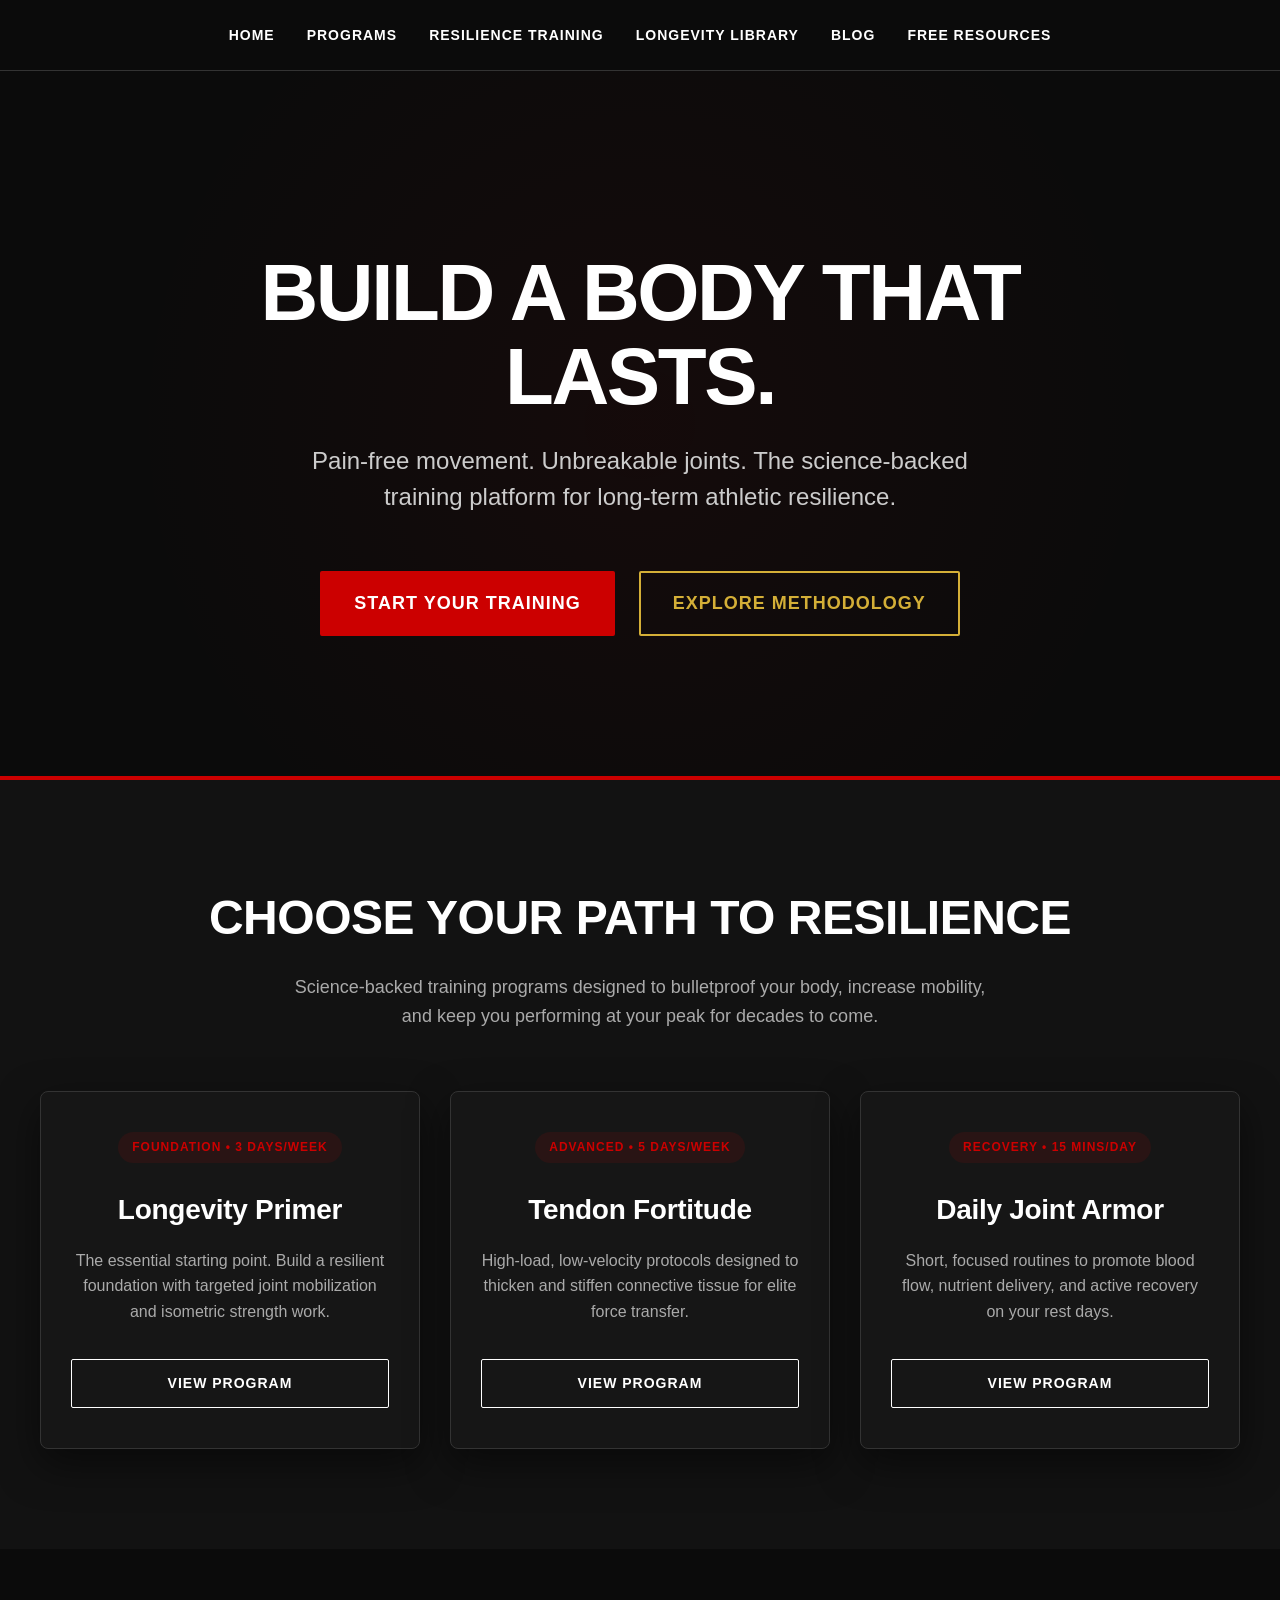
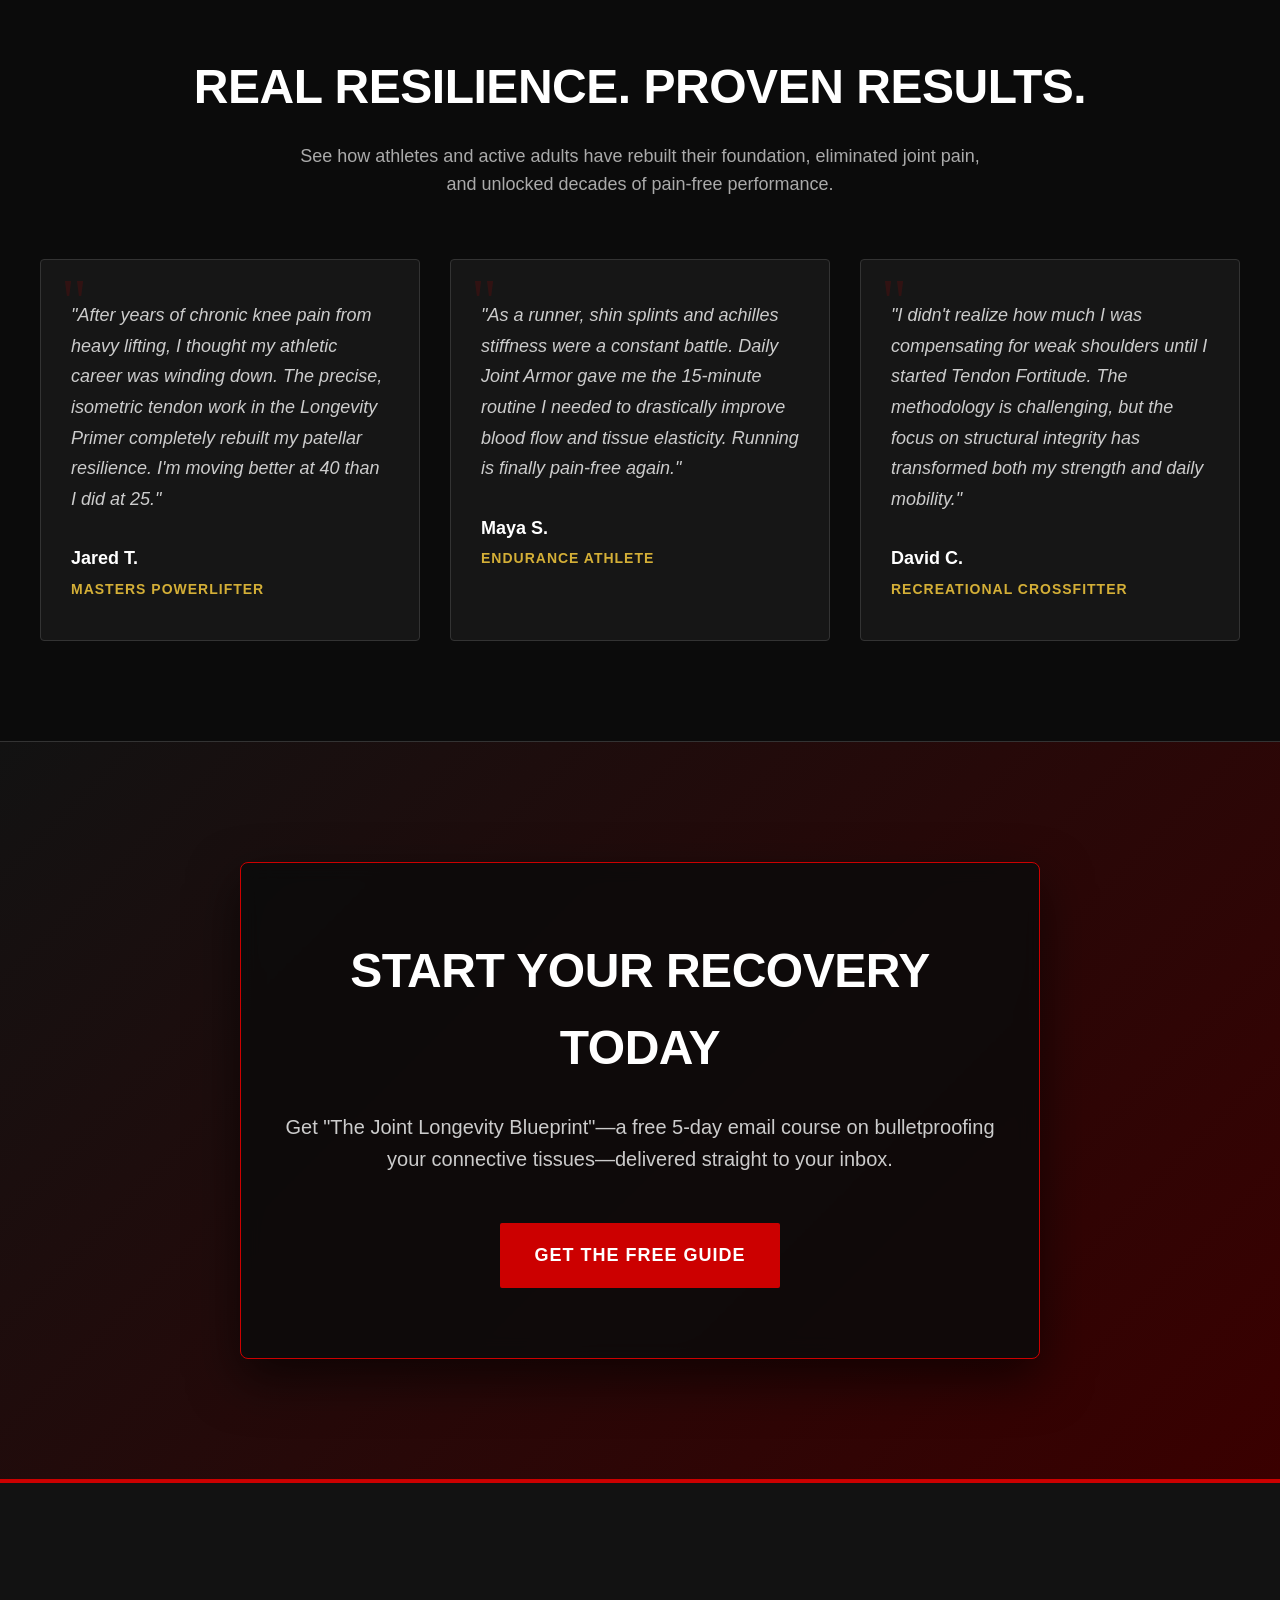
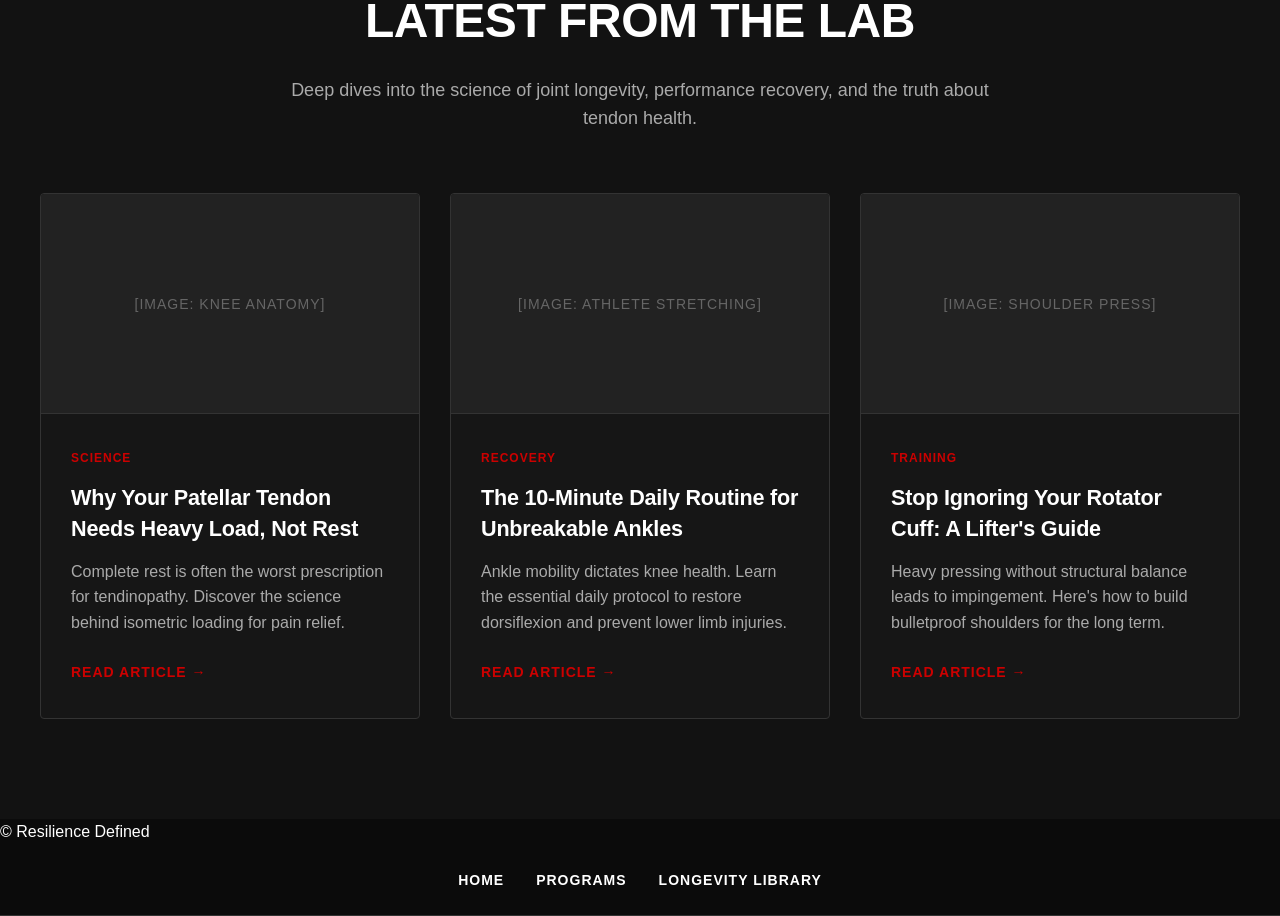
<file: index.html>
<!DOCTYPE html>
<html lang="en">

<head>
  <meta charset="UTF-8">
  <meta name="viewport" content="width=device-width, initial-scale=1.0">
  <title>Resilience Defined</title>
  <link rel="stylesheet" href="styles.css">
</head>

<body>
  <nav>
    <a href="index.html">Home</a>
    <a href="pages/programs.html">Programs</a>
    <a href="pages/longevity-training.html">Resilience Training</a>
    <a href="pages/longevity-library.html">Longevity Library</a>
    <a href="pages/blog.html">Blog</a>
    <a href="pages/free-resources.html">Free Resources</a>
  </nav>
  <main>
    <section class="premium-hero">
      <div class="hero-content">
        <h1 class="hero-headline">Build a Body That Lasts.</h1>
        <p class="hero-subheadline">Pain-free movement. Unbreakable joints. The science-backed training platform for
          long-term athletic resilience.</p>
        <div class="hero-actions">
          <a href="pages/programs.html" class="btn btn-primary">Start Your Training</a>
          <a href="pages/longevity-training.html" class="btn btn-secondary">Explore Methodology</a>
        </div>
      </div>
    </section>

    <section class="featured-programs">
      <div class="featured-programs-container">
        <div class="section-header">
          <h2 class="section-headline">Choose Your Path to Resilience</h2>
          <p class="section-intro">Science-backed training programs designed to bulletproof your body, increase
            mobility,
            and keep you performing at your peak for decades to come.</p>
        </div>

        <div class="program-grid">
          <!-- Card 1 -->
          <div class="program-card">
            <div><span class="program-tag">Foundation • 3 Days/Week</span></div>
            <h3 class="program-title">Longevity Primer</h3>
            <p class="program-desc">The essential starting point. Build a resilient foundation with targeted joint
              mobilization and isometric strength work.</p>
            <a href="pages/programs.html" class="btn-outline">View Program</a>
          </div>

          <!-- Card 2 -->
          <div class="program-card">
            <div><span class="program-tag">Advanced • 5 Days/Week</span></div>
            <h3 class="program-title">Tendon Fortitude</h3>
            <p class="program-desc">High-load, low-velocity protocols designed to thicken and stiffen connective
              tissue
              for elite force transfer.</p>
            <a href="pages/programs.html" class="btn-outline">View Program</a>
          </div>

          <!-- Card 3 -->
          <div class="program-card">
            <div><span class="program-tag">Recovery • 15 Mins/Day</span></div>
            <h3 class="program-title">Daily Joint Armor</h3>
            <p class="program-desc">Short, focused routines to promote blood flow, nutrient delivery, and active
              recovery
              on your rest days.</p>
            <a href="pages/programs.html" class="btn-outline">View Program</a>
          </div>
        </div>
      </div>
    </section>

    <section class="testimonials">
      <div class="testimonials-container">
        <div class="section-header">
          <h2 class="section-headline">Real Resilience. Proven Results.</h2>
          <p class="section-intro">See how athletes and active adults have rebuilt their foundation, eliminated joint
            pain, and unlocked decades of pain-free performance.</p>
        </div>

        <div class="testimonial-grid">
          <!-- Testimonial 1 -->
          <div class="testimonial-card">
            <div class="testimonial-quote-icon">"</div>
            <p class="testimonial-text">"After years of chronic knee pain from heavy lifting, I thought my athletic
              career
              was winding down. The precise, isometric tendon work in the Longevity Primer completely rebuilt my
              patellar
              resilience. I'm moving better at 40 than I did at 25."</p>
            <div class="testimonial-author">Jared T.</div>
            <div class="testimonial-descriptor">Masters Powerlifter</div>
          </div>

          <!-- Testimonial 2 -->
          <div class="testimonial-card">
            <div class="testimonial-quote-icon">"</div>
            <p class="testimonial-text">"As a runner, shin splints and achilles stiffness were a constant battle.
              Daily
              Joint Armor gave me the 15-minute routine I needed to drastically improve blood flow and tissue
              elasticity.
              Running is finally pain-free again."</p>
            <div class="testimonial-author">Maya S.</div>
            <div class="testimonial-descriptor">Endurance Athlete</div>
          </div>

          <!-- Testimonial 3 -->
          <div class="testimonial-card">
            <div class="testimonial-quote-icon">"</div>
            <p class="testimonial-text">"I didn't realize how much I was compensating for weak shoulders until I
              started
              Tendon Fortitude. The methodology is challenging, but the focus on structural integrity has transformed
              both
              my strength and daily mobility."</p>
            <div class="testimonial-author">David C.</div>
            <div class="testimonial-descriptor">Recreational Crossfitter</div>
          </div>
        </div>
      </div>
    </section>

    <section class="lead-magnet">
      <div class="lead-magnet-container">
        <h2 class="lead-headline">Start Your Recovery Today</h2>
        <p class="lead-text"> Get "The Joint Longevity Blueprint"—a free 5-day email course on
          bulletproofing your connective tissues—delivered straight to your inbox.</p>
        <a href="pages/free-resources.html" class="btn btn-primary">Get the Free Guide</a>
      </div>
    </section>

    <section class="blog-preview">
      <div class="blog-container">
        <div class="section-header">
          <h2 class="section-headline">Latest from the Lab</h2>
          <p class="section-intro">Deep dives into the science of joint longevity, performance recovery, and the truth
            about tendon health.</p>
        </div>

        <div class="blog-grid">
          <!-- Blog Card 1 -->
          <div class="blog-card">
            <div class="blog-image-placeholder">[Image: Knee Anatomy]</div>
            <div class="blog-content">
              <div class="blog-tag">Science</div>
              <h3 class="blog-title">Why Your Patellar Tendon Needs Heavy Load, Not Rest</h3>
              <p class="blog-desc">Complete rest is often the worst prescription for tendinopathy. Discover the
                science
                behind isometric loading for pain relief.</p>
              <a href="pages/blog.html" class="blog-link">Read Article →</a>
            </div>
          </div>

          <!-- Blog Card 2 -->
          <div class="blog-card">
            <div class="blog-image-placeholder">[Image: Athlete Stretching]</div>
            <div class="blog-content">
              <div class="blog-tag">Recovery</div>
              <h3 class="blog-title">The 10-Minute Daily Routine for Unbreakable Ankles</h3>
              <p class="blog-desc">Ankle mobility dictates knee health. Learn the essential daily protocol to restore
                dorsiflexion and prevent lower limb injuries.</p>
              <a href="pages/blog.html" class="blog-link">Read Article →</a>
            </div>
          </div>

          <!-- Blog Card 3 -->
          <div class="blog-card">
            <div class="blog-image-placeholder">[Image: Shoulder Press]</div>
            <div class="blog-content">
              <div class="blog-tag">Training</div>
              <h3 class="blog-title">Stop Ignoring Your Rotator Cuff: A Lifter's Guide</h3>
              <p class="blog-desc">Heavy pressing without structural balance leads to impingement. Here's how to build
                bulletproof shoulders for the long term.</p>
              <a href="pages/blog.html" class="blog-link">Read Article →</a>
            </div>
          </div>
        </div>
      </div>
    </section>
  </main>

  <footer>
    <p>© Resilience Defined</p>
    <nav>
      <a href="index.html">Home</a>
      <a href="pages/programs.html">Programs</a>
      <a href="pages/longevity-library.html">Longevity Library</a>
    </nav>
  </footer>

</body>

</html>
</file>
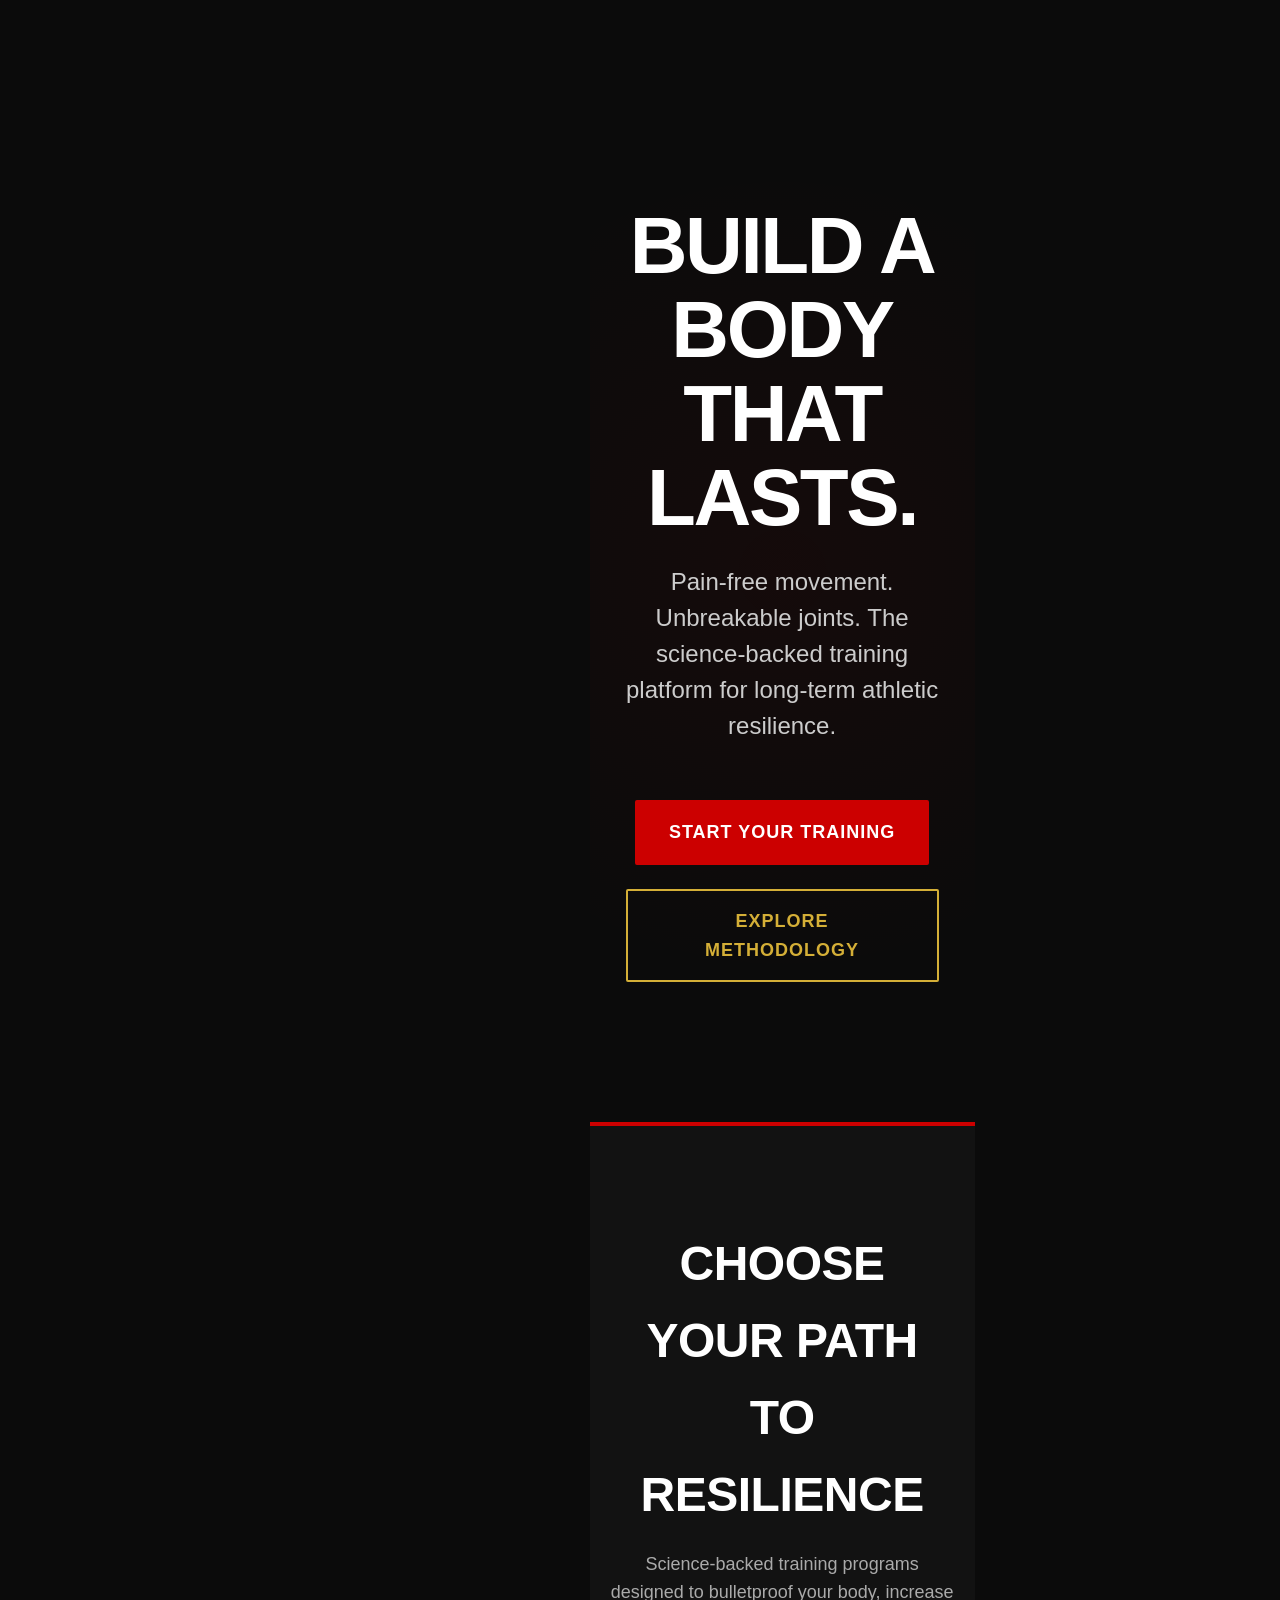
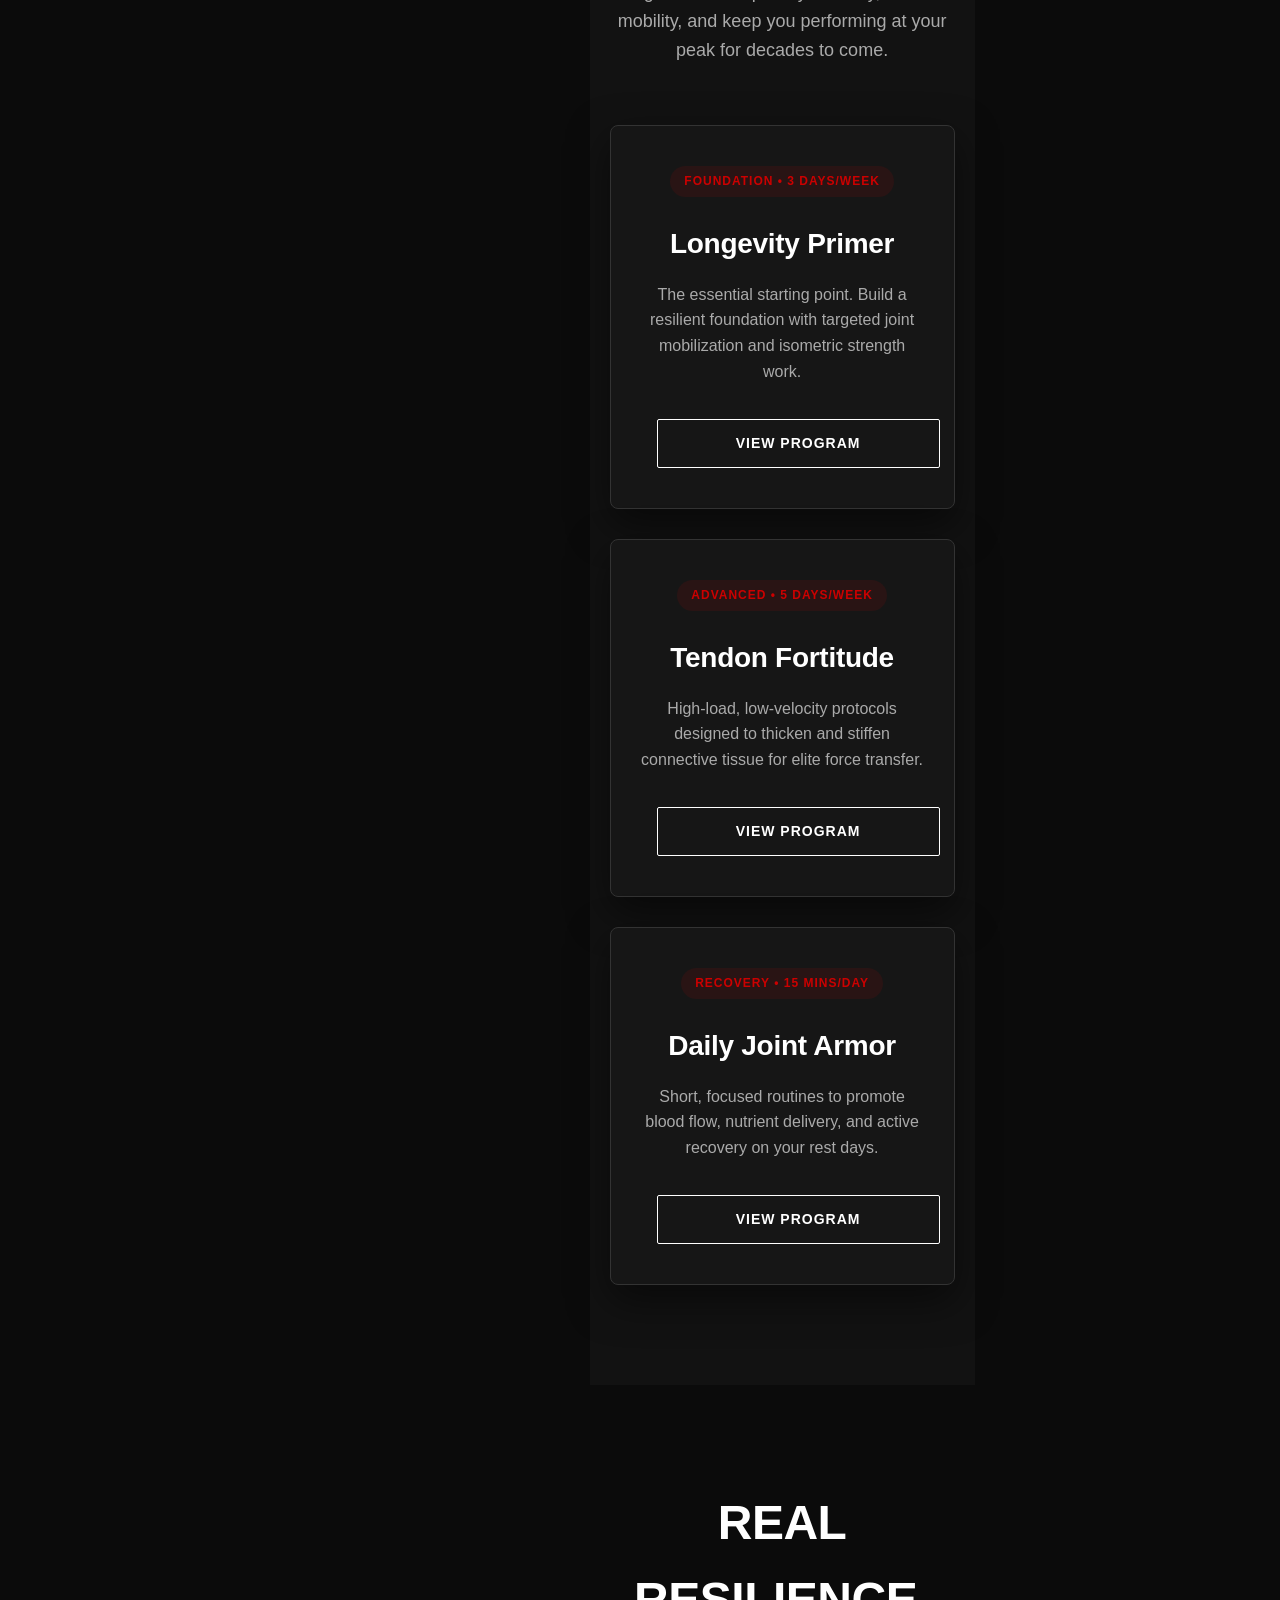
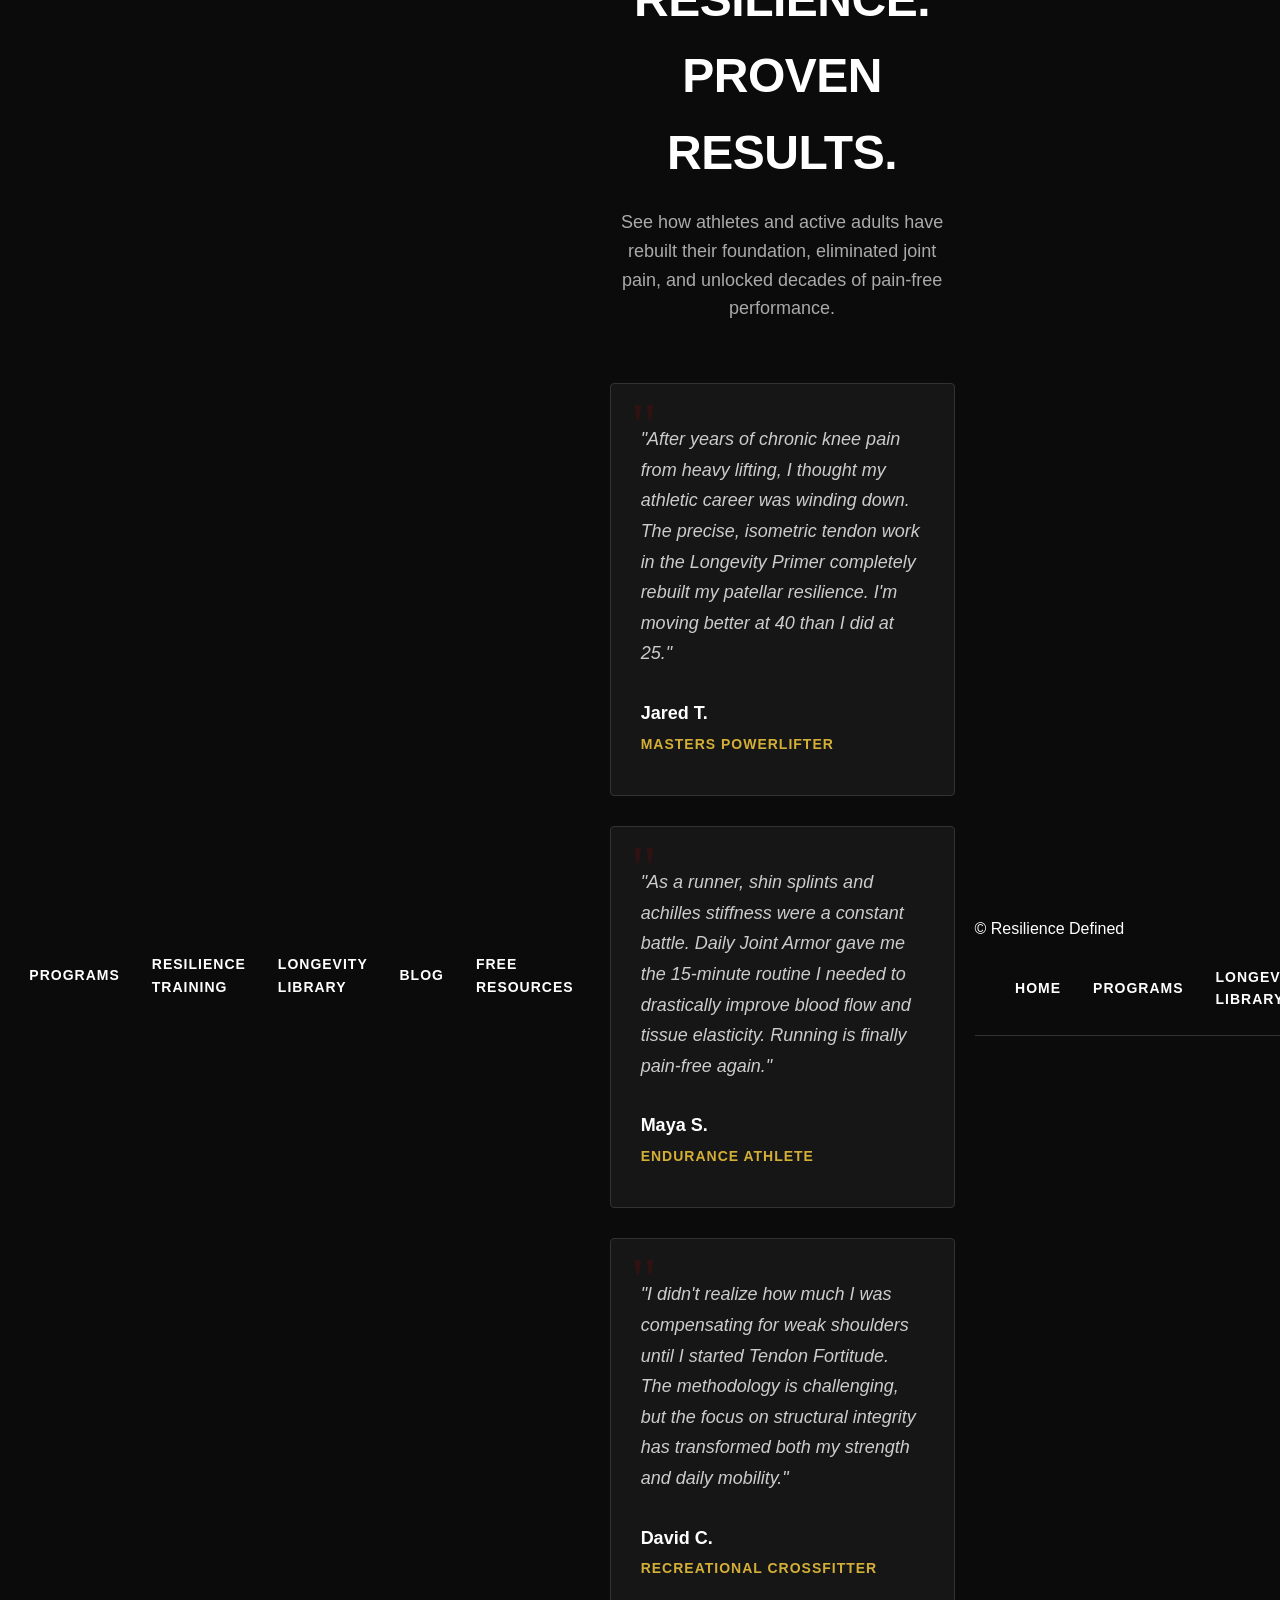
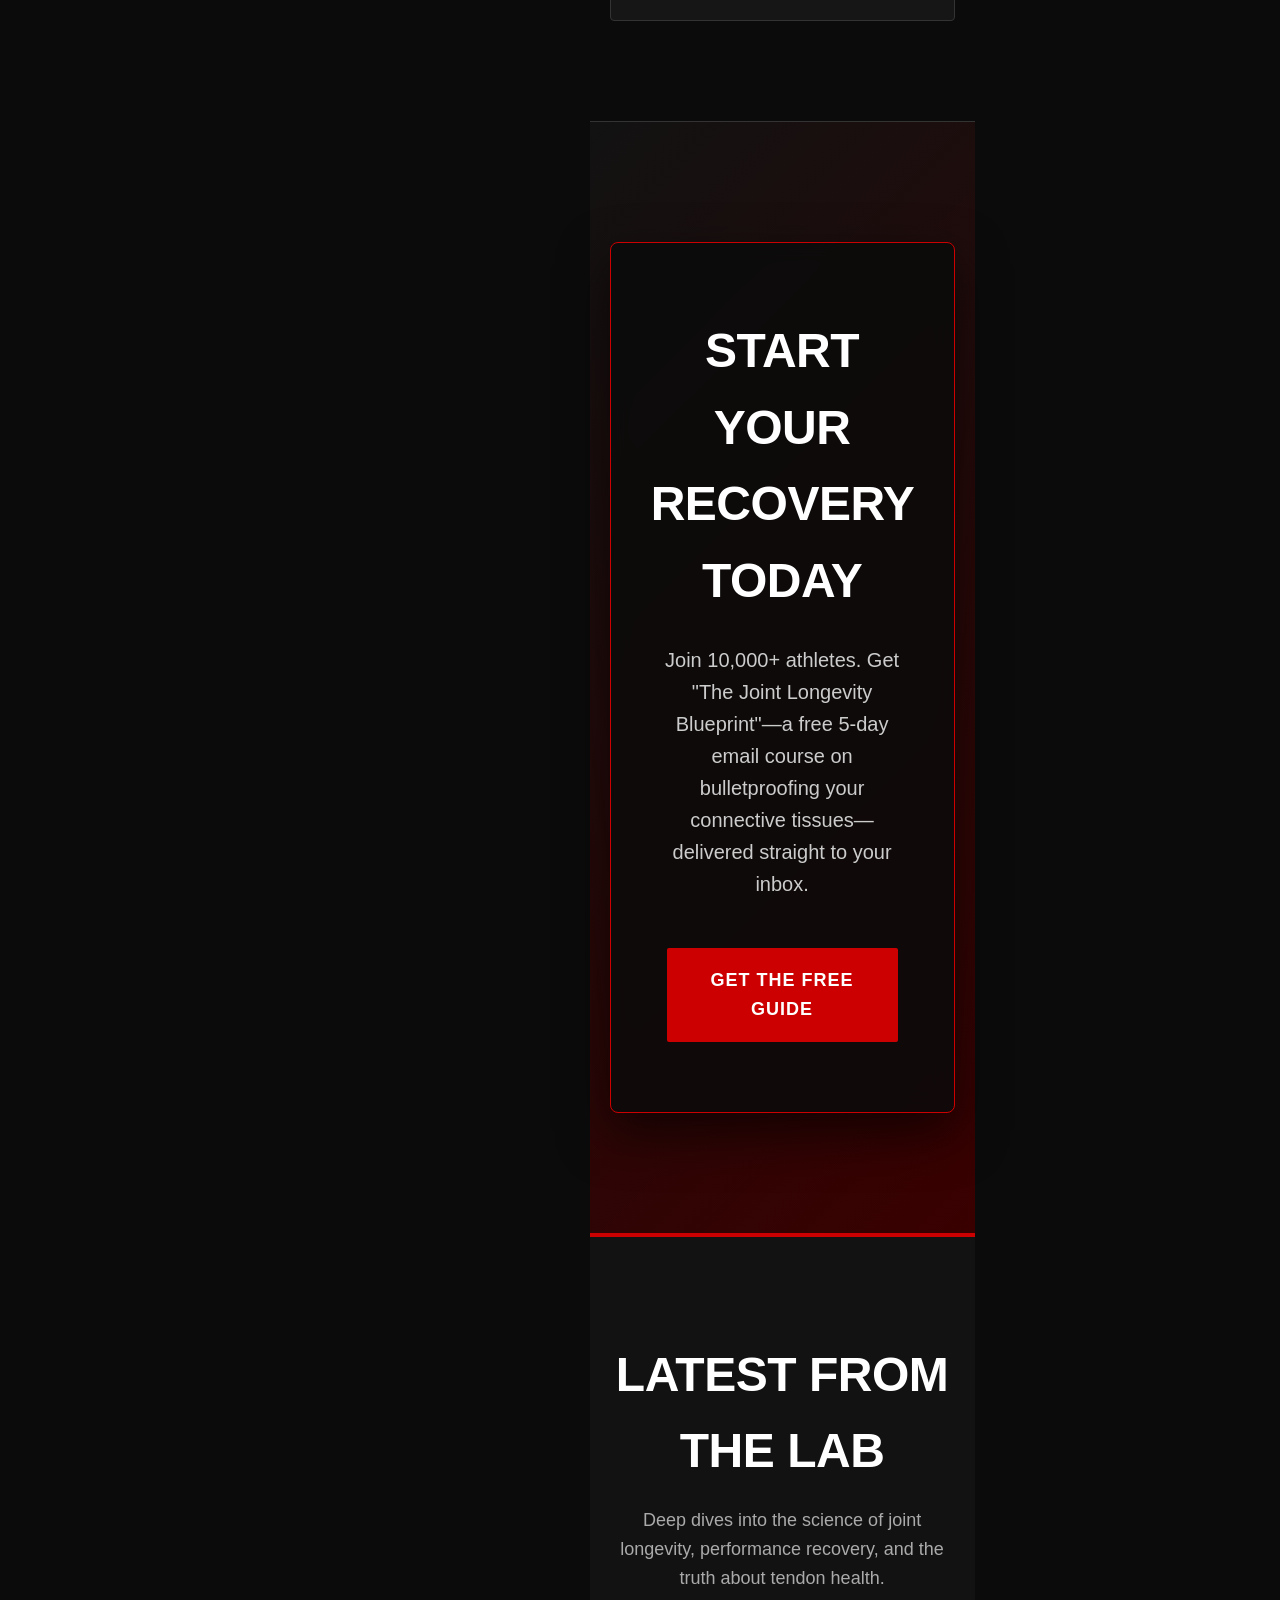
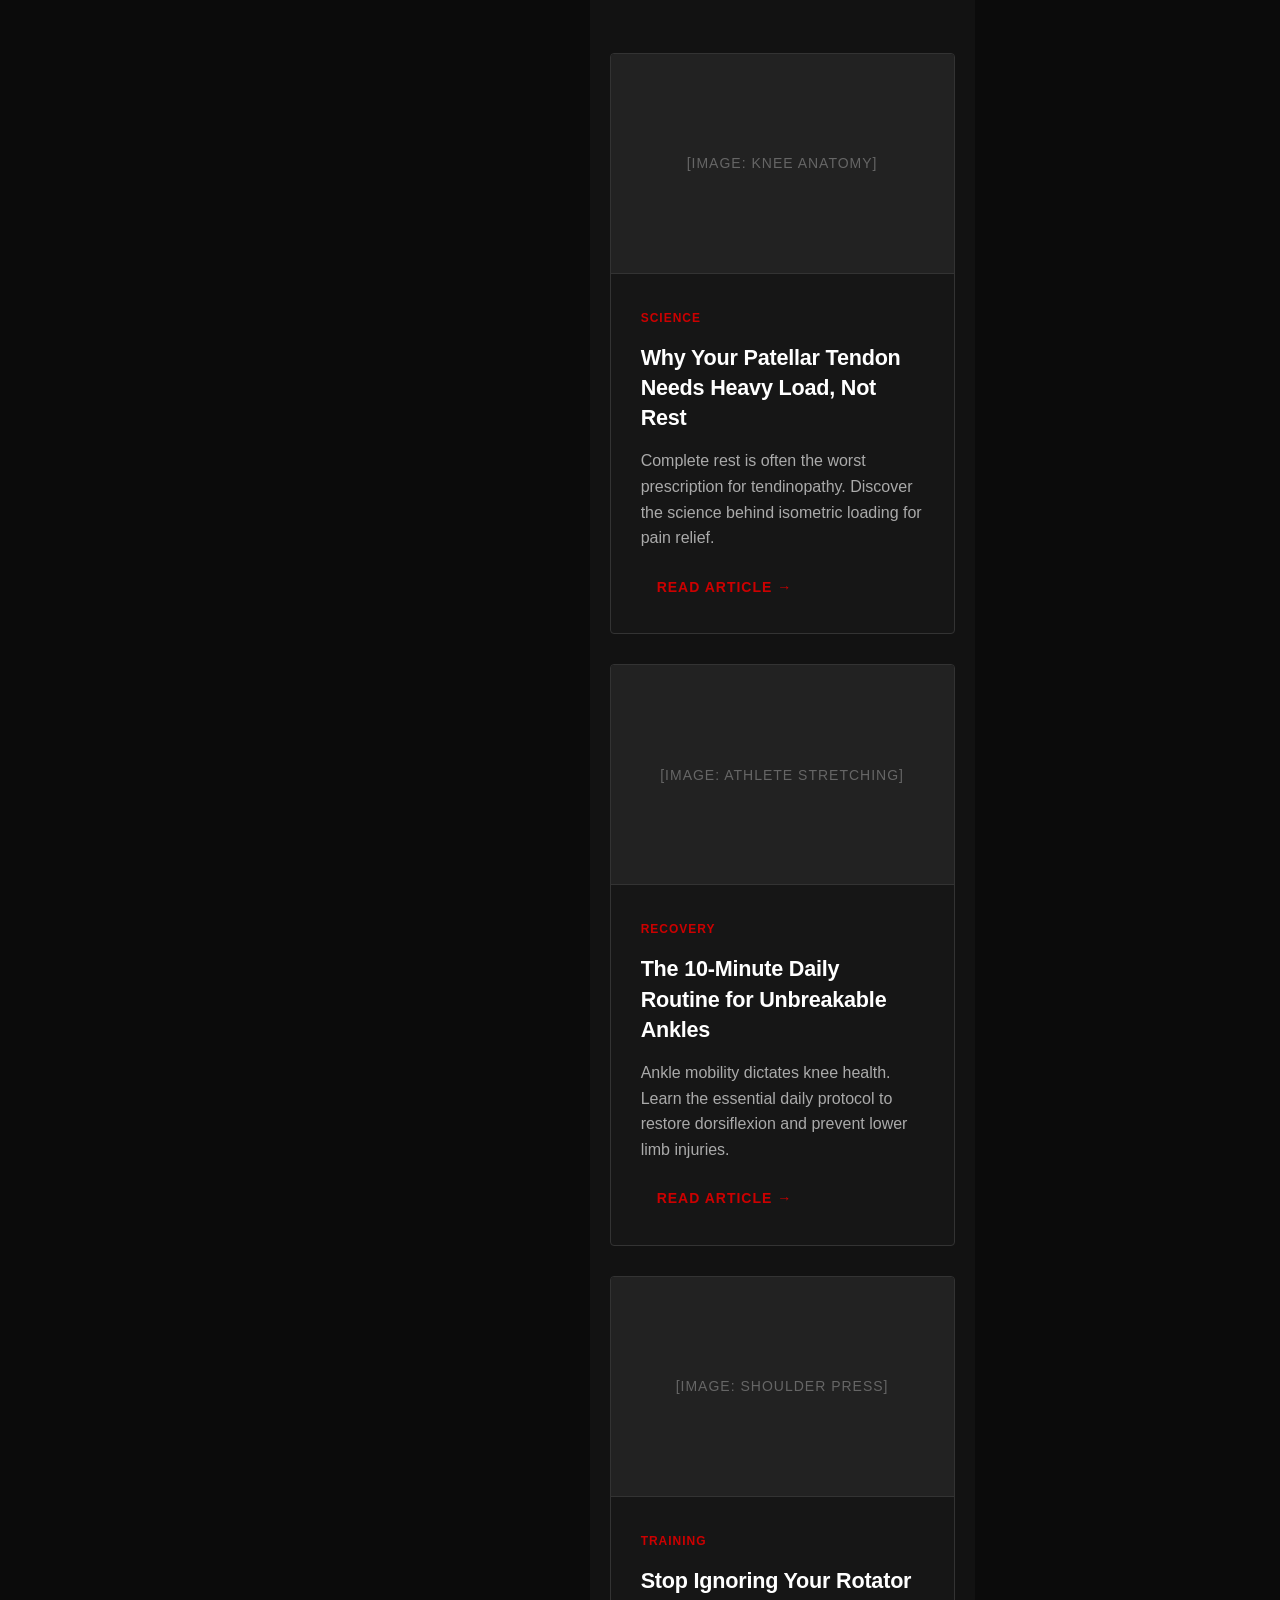
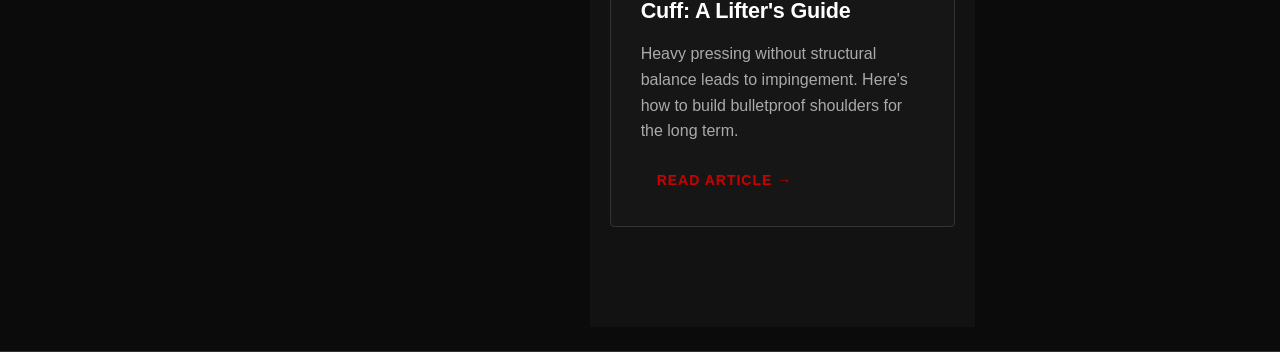
<file: pages/index.html>
<!DOCTYPE html>
<html lang="en">

<head>
  <meta charset="UTF-8">
  <meta name="viewport" content="width=device-width, initial-scale=1.0">
  <title>Resilience Defined</title>
  <link rel="stylesheet" href="styles.css">
</head>

<body>
  <nav>
    <a href="index.html">Home</a>
    <a href="pages/programs.html">Programs</a>
    <a href="pages/longevity-training.html">Resilience Training</a>
    <a href="pages/longevity-library.html">Longevity Library</a>
    <a href="pages/blog.html">Blog</a>
    <a href="pages/free-resources.html">Free Resources</a>
    <main>
      <section class="premium-hero">
        <div class="hero-content">
          <h1 class="hero-headline">Build a Body That Lasts.</h1>
          <p class="hero-subheadline">Pain-free movement. Unbreakable joints. The science-backed training platform for
            long-term athletic resilience.</p>
          <div class="hero-actions">
            <a href="pages/programs.html" class="btn btn-primary">Start Your Training</a>
            <a href="pages/longevity-training.html" class="btn btn-secondary">Explore Methodology</a>
          </div>
        </div>
      </section>

      <section class="featured-programs">
        <div class="featured-programs-container">
          <div class="section-header">
            <h2 class="section-headline">Choose Your Path to Resilience</h2>
            <p class="section-intro">Science-backed training programs designed to bulletproof your body, increase
              mobility,
              and keep you performing at your peak for decades to come.</p>
          </div>

          <div class="program-grid">
            <!-- Card 1 -->
            <div class="program-card">
              <div><span class="program-tag">Foundation • 3 Days/Week</span></div>
              <h3 class="program-title">Longevity Primer</h3>
              <p class="program-desc">The essential starting point. Build a resilient foundation with targeted joint
                mobilization and isometric strength work.</p>
              <a href="pages/programs.html" class="btn-outline">View Program</a>
            </div>

            <!-- Card 2 -->
            <div class="program-card">
              <div><span class="program-tag">Advanced • 5 Days/Week</span></div>
              <h3 class="program-title">Tendon Fortitude</h3>
              <p class="program-desc">High-load, low-velocity protocols designed to thicken and stiffen connective
                tissue
                for elite force transfer.</p>
              <a href="pages/programs.html" class="btn-outline">View Program</a>
            </div>

            <!-- Card 3 -->
            <div class="program-card">
              <div><span class="program-tag">Recovery • 15 Mins/Day</span></div>
              <h3 class="program-title">Daily Joint Armor</h3>
              <p class="program-desc">Short, focused routines to promote blood flow, nutrient delivery, and active
                recovery
                on your rest days.</p>
              <a href="pages/programs.html" class="btn-outline">View Program</a>
            </div>
          </div>
        </div>
      </section>

      <section class="testimonials">
        <div class="testimonials-container">
          <div class="section-header">
            <h2 class="section-headline">Real Resilience. Proven Results.</h2>
            <p class="section-intro">See how athletes and active adults have rebuilt their foundation, eliminated joint
              pain, and unlocked decades of pain-free performance.</p>
          </div>

          <div class="testimonial-grid">
            <!-- Testimonial 1 -->
            <div class="testimonial-card">
              <div class="testimonial-quote-icon">"</div>
              <p class="testimonial-text">"After years of chronic knee pain from heavy lifting, I thought my athletic
                career
                was winding down. The precise, isometric tendon work in the Longevity Primer completely rebuilt my
                patellar
                resilience. I'm moving better at 40 than I did at 25."</p>
              <div class="testimonial-author">Jared T.</div>
              <div class="testimonial-descriptor">Masters Powerlifter</div>
            </div>

            <!-- Testimonial 2 -->
            <div class="testimonial-card">
              <div class="testimonial-quote-icon">"</div>
              <p class="testimonial-text">"As a runner, shin splints and achilles stiffness were a constant battle.
                Daily
                Joint Armor gave me the 15-minute routine I needed to drastically improve blood flow and tissue
                elasticity.
                Running is finally pain-free again."</p>
              <div class="testimonial-author">Maya S.</div>
              <div class="testimonial-descriptor">Endurance Athlete</div>
            </div>

            <!-- Testimonial 3 -->
            <div class="testimonial-card">
              <div class="testimonial-quote-icon">"</div>
              <p class="testimonial-text">"I didn't realize how much I was compensating for weak shoulders until I
                started
                Tendon Fortitude. The methodology is challenging, but the focus on structural integrity has transformed
                both
                my strength and daily mobility."</p>
              <div class="testimonial-author">David C.</div>
              <div class="testimonial-descriptor">Recreational Crossfitter</div>
            </div>
          </div>
        </div>
      </section>

      <section class="lead-magnet">
        <div class="lead-magnet-container">
          <h2 class="lead-headline">Start Your Recovery Today</h2>
          <p class="lead-text">Join 10,000+ athletes. Get "The Joint Longevity Blueprint"—a free 5-day email course on
            bulletproofing your connective tissues—delivered straight to your inbox.</p>
          <a href="pages/free-resources.html" class="btn btn-primary">Get the Free Guide</a>
        </div>
      </section>

      <section class="blog-preview">
        <div class="blog-container">
          <div class="section-header">
            <h2 class="section-headline">Latest from the Lab</h2>
            <p class="section-intro">Deep dives into the science of joint longevity, performance recovery, and the truth
              about tendon health.</p>
          </div>

          <div class="blog-grid">
            <!-- Blog Card 1 -->
            <div class="blog-card">
              <div class="blog-image-placeholder">[Image: Knee Anatomy]</div>
              <div class="blog-content">
                <div class="blog-tag">Science</div>
                <h3 class="blog-title">Why Your Patellar Tendon Needs Heavy Load, Not Rest</h3>
                <p class="blog-desc">Complete rest is often the worst prescription for tendinopathy. Discover the
                  science
                  behind isometric loading for pain relief.</p>
                <a href="pages/blog.html" class="blog-link">Read Article →</a>
              </div>
            </div>

            <!-- Blog Card 2 -->
            <div class="blog-card">
              <div class="blog-image-placeholder">[Image: Athlete Stretching]</div>
              <div class="blog-content">
                <div class="blog-tag">Recovery</div>
                <h3 class="blog-title">The 10-Minute Daily Routine for Unbreakable Ankles</h3>
                <p class="blog-desc">Ankle mobility dictates knee health. Learn the essential daily protocol to restore
                  dorsiflexion and prevent lower limb injuries.</p>
                <a href="pages/blog.html" class="blog-link">Read Article →</a>
              </div>
            </div>

            <!-- Blog Card 3 -->
            <div class="blog-card">
              <div class="blog-image-placeholder">[Image: Shoulder Press]</div>
              <div class="blog-content">
                <div class="blog-tag">Training</div>
                <h3 class="blog-title">Stop Ignoring Your Rotator Cuff: A Lifter's Guide</h3>
                <p class="blog-desc">Heavy pressing without structural balance leads to impingement. Here's how to build
                  bulletproof shoulders for the long term.</p>
                <a href="pages/blog.html" class="blog-link">Read Article →</a>
              </div>
            </div>
          </div>
        </div>
    </main>

    <footer>
      <p>© Resilience Defined</p>
      <nav>
        <a href="index.html">Home</a>
        <a href="pages/programs.html">Programs</a>
        <a href="pages/longevity-library.html">Longevity Library</a>
      </nav>
    </footer>

</body>

</html>
</file>
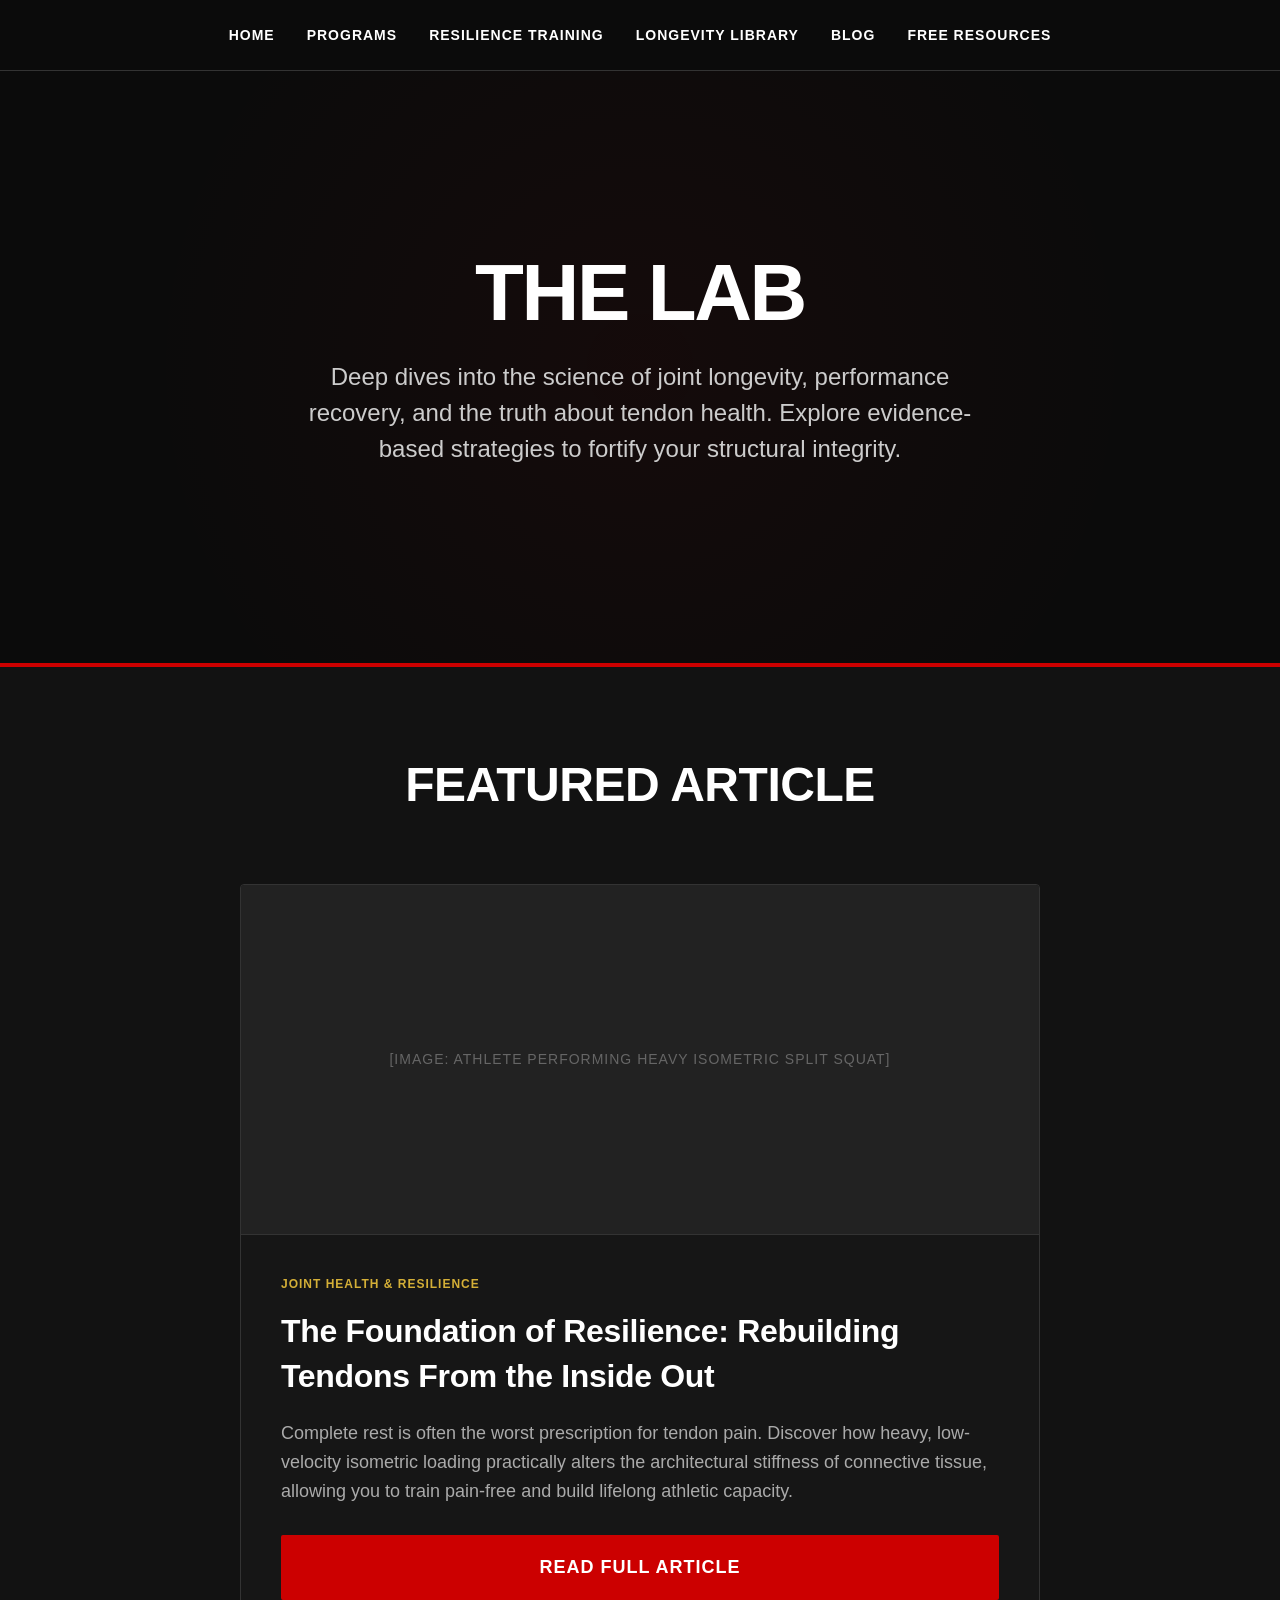
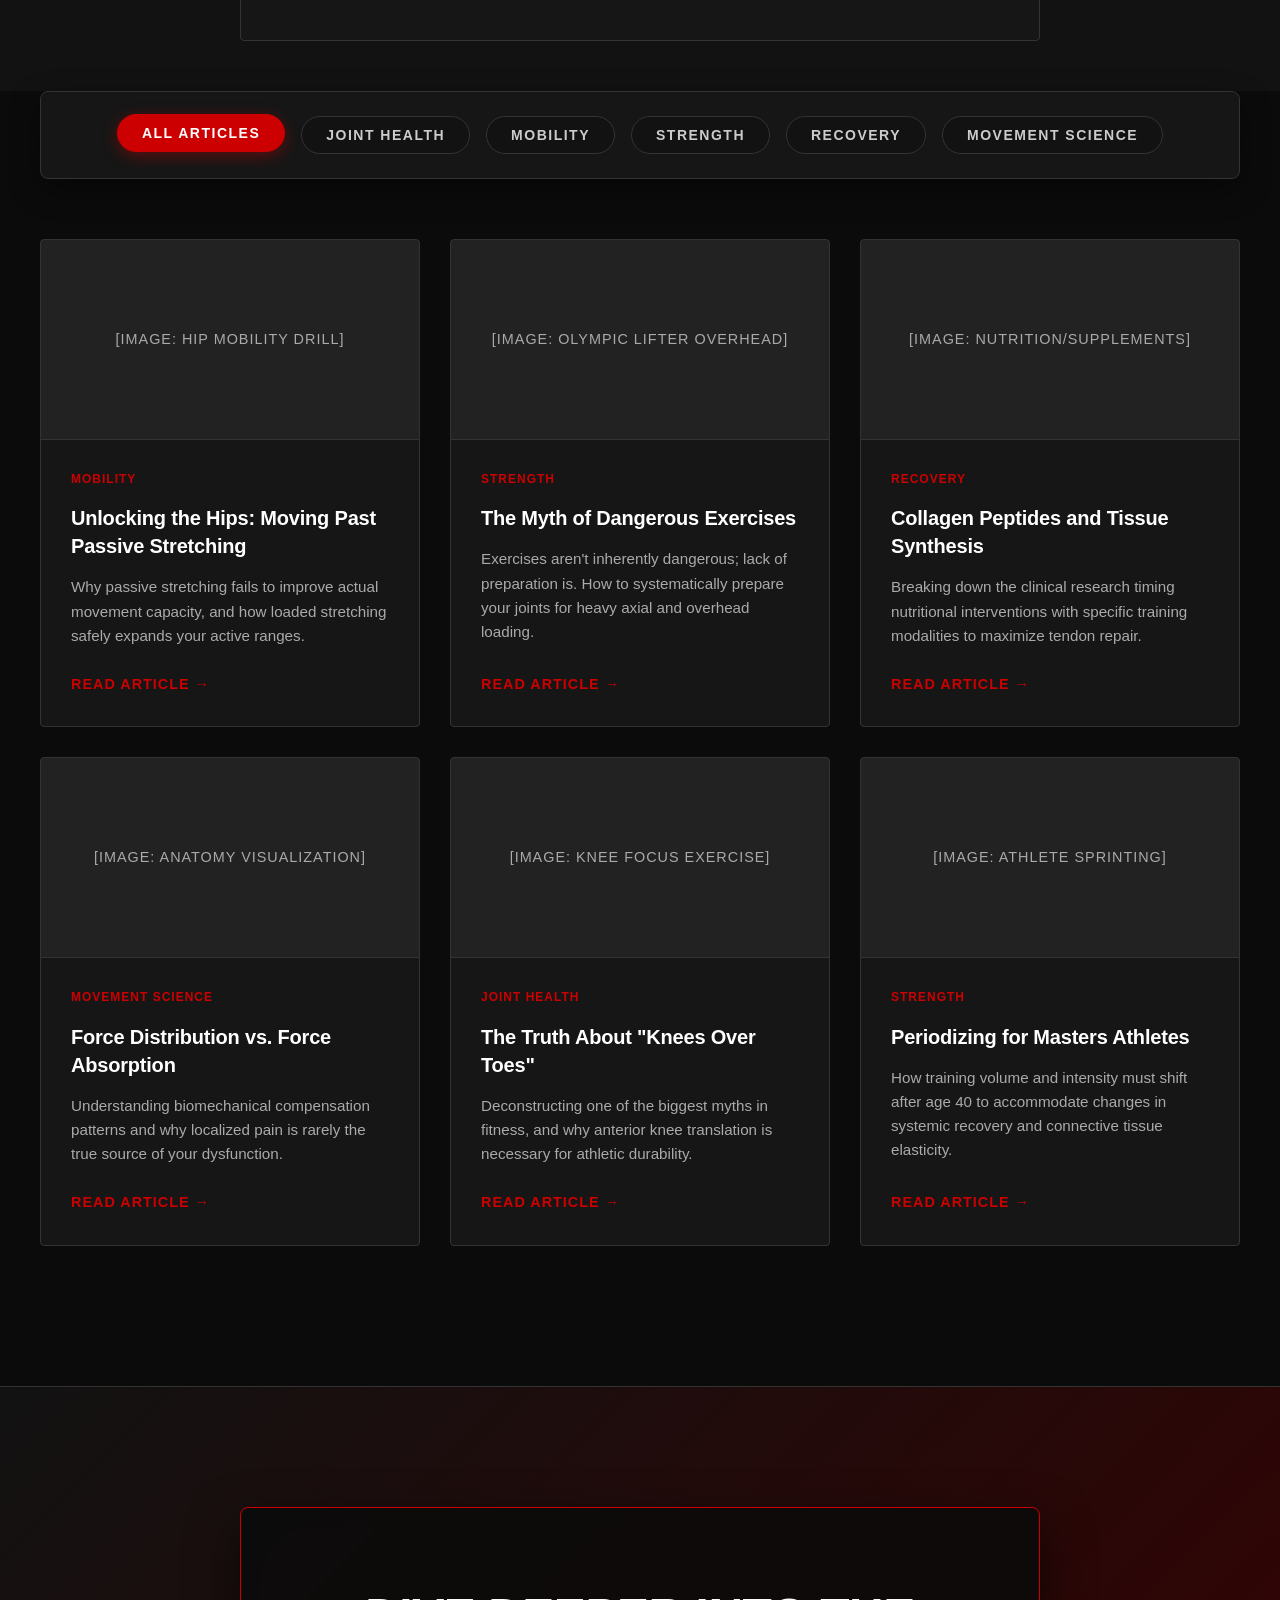
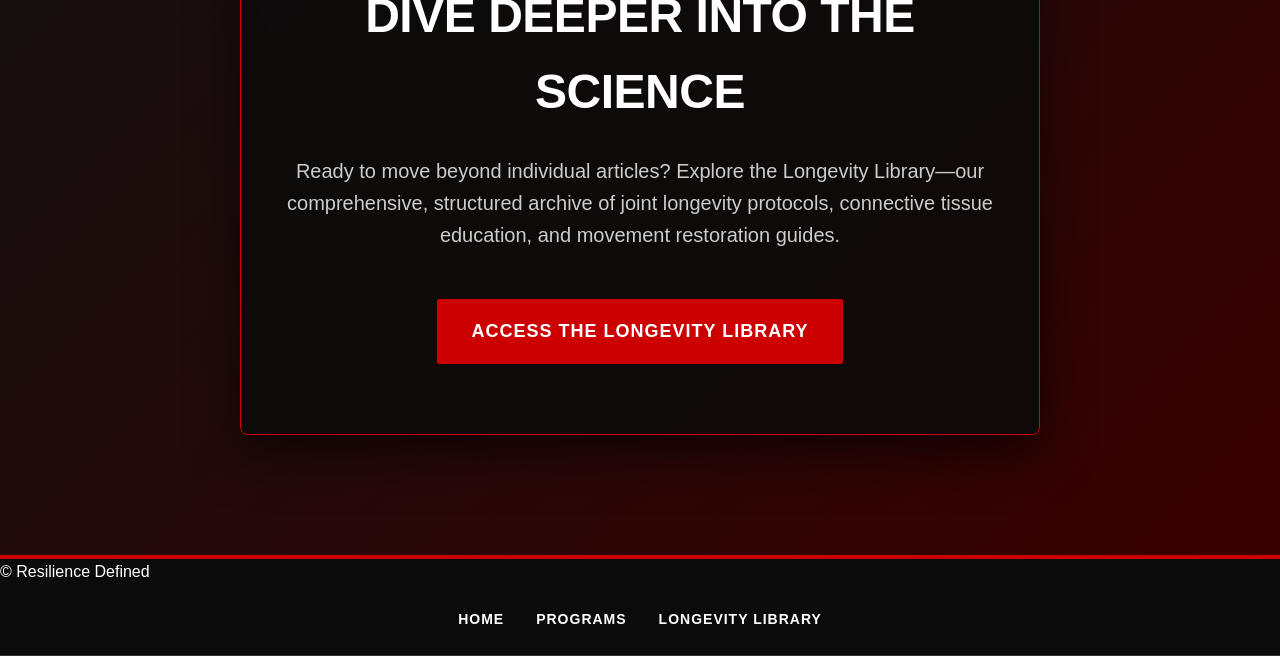
<file: blog.html>
<!DOCTYPE html>
<!--
  ABOUT THIS PAGE:
  This is the Resilience Defined Blog (The Lab).
  It contains ongoing articles, insights, and evidence-based updates to support education and SEO.
  This page bridges the gap by connecting readers to the deeper Longevity Library and core Training Programs.
-->
<html lang="en">
<head>
  <meta charset="UTF-8">
  <meta name="viewport" content="width=device-width, initial-scale=1.0">
  <title>Blog</title>
  <link rel="stylesheet" href="../styles.css">
</head>
<body>
  <nav>
    <a href="../index.html">Home</a>
    <a href="programs.html">Programs</a>
    <a href="longevity-training.html">Resilience Training</a>
    <a href="longevity-library.html">Longevity Library</a>
    <a href="blog.html">Blog</a>
    <a href="free-resources.html">Free Resources</a>
  </nav>
  <main>
  <section class="premium-hero">
    <div class="hero-content">
      <h1 class="hero-headline">The Lab</h1>
      <p class="hero-subheadline">Deep dives into the science of joint longevity, performance recovery, and the truth about tendon health. Explore evidence-based strategies to fortify your structural integrity.</p>
    </div>
  </section>

  <section class="featured-article" style="padding: 80px 20px; background-color: var(--bg-section);">
    <div class="blog-container" style="max-width: 1200px; margin: 0 auto;">
      <div class="section-header">
        <h2 class="section-headline">Featured Article</h2>
      </div>

      <div class="blog-card" style="max-width: 800px; margin: 0 auto; display: block; overflow: hidden;">
        <div class="blog-image-placeholder" style="height: 350px;">[Image: Athlete Performing Heavy Isometric Split Squat]</div>
        <div class="blog-content" style="padding: 40px;">
          <div class="blog-tag">Joint Health & Resilience</div>
          <h3 class="blog-title" style="font-size: 2rem; margin-bottom: 20px;">The Foundation of Resilience: Rebuilding Tendons From the Inside Out</h3>
          <p class="blog-desc" style="font-size: 1.125rem; margin-bottom: 30px; line-height: 1.6;">Complete rest is often the worst prescription for tendon pain. Discover how heavy, low-velocity isometric loading practically alters the architectural stiffness of connective tissue, allowing you to train pain-free and build lifelong athletic capacity.</p>
          <a href="#" class="btn btn-primary">Read Full Article</a>
        </div>
      </div>
    </div>
  </section>

  <section class="topic-navigation">
    <div class="filter-bar">
      <div class="filter-container">
        <button class="filter-btn active">All Articles</button>
        <button class="filter-btn">Joint Health</button>
        <button class="filter-btn">Mobility</button>
        <button class="filter-btn">Strength</button>
        <button class="filter-btn">Recovery</button>
        <button class="filter-btn">Movement Science</button>
      </div>
    </div>
  </section>

  <section class="latest-articles" style="padding: 60px 20px 100px; background-color: var(--bg-dark);">
    <div class="blog-container" style="max-width: 1200px; margin: 0 auto;">
      <div class="blog-grid" style="display: grid; grid-template-columns: repeat(3, 1fr); gap: 30px;">
        
        <!-- Article 1 -->
        <div class="blog-card" style="background-color: var(--bg-card); border: 1px solid var(--border-color); border-radius: 4px; overflow: hidden; transition: transform 0.3s ease, border-color 0.3s ease;">
          <div class="blog-image-placeholder" style="height: 200px; background-color: rgba(255,255,255,0.05); display: flex; align-items: center; justify-content: center; color: var(--text-muted); font-size: 0.9rem;">[Image: Hip Mobility Drill]</div>
          <div class="blog-content" style="padding: 30px;">
            <div class="blog-tag" style="display: inline-block; font-size: 0.75rem; font-weight: 700; text-transform: uppercase; letter-spacing: 1px; color: var(--accent-red); margin-bottom: 15px;">Mobility</div>
            <h3 class="blog-title" style="font-size: 1.25rem; margin-bottom: 15px; line-height: 1.4;">Unlocking the Hips: Moving Past Passive Stretching</h3>
            <p class="blog-desc" style="color: var(--text-muted); font-size: 0.95rem; margin-bottom: 25px; line-height: 1.6;">Why passive stretching fails to improve actual movement capacity, and how loaded stretching safely expands your active ranges.</p>
            <a href="#" class="blog-link" style="color: var(--accent-red); font-weight: 700; text-decoration: none; font-size: 0.9rem; text-transform: uppercase; letter-spacing: 1px; display: inline-flex; align-items: center; gap: 5px;">Read Article &rarr;</a>
          </div>
        </div>

        <!-- Article 2 -->
        <div class="blog-card" style="background-color: var(--bg-card); border: 1px solid var(--border-color); border-radius: 4px; overflow: hidden; transition: transform 0.3s ease, border-color 0.3s ease;">
          <div class="blog-image-placeholder" style="height: 200px; background-color: rgba(255,255,255,0.05); display: flex; align-items: center; justify-content: center; color: var(--text-muted); font-size: 0.9rem;">[Image: Olympic Lifter Overhead]</div>
          <div class="blog-content" style="padding: 30px;">
            <div class="blog-tag" style="display: inline-block; font-size: 0.75rem; font-weight: 700; text-transform: uppercase; letter-spacing: 1px; color: var(--accent-red); margin-bottom: 15px;">Strength</div>
            <h3 class="blog-title" style="font-size: 1.25rem; margin-bottom: 15px; line-height: 1.4;">The Myth of Dangerous Exercises</h3>
            <p class="blog-desc" style="color: var(--text-muted); font-size: 0.95rem; margin-bottom: 25px; line-height: 1.6;">Exercises aren't inherently dangerous; lack of preparation is. How to systematically prepare your joints for heavy axial and overhead loading.</p>
            <a href="#" class="blog-link" style="color: var(--accent-red); font-weight: 700; text-decoration: none; font-size: 0.9rem; text-transform: uppercase; letter-spacing: 1px; display: inline-flex; align-items: center; gap: 5px;">Read Article &rarr;</a>
          </div>
        </div>

        <!-- Article 3 -->
        <div class="blog-card" style="background-color: var(--bg-card); border: 1px solid var(--border-color); border-radius: 4px; overflow: hidden; transition: transform 0.3s ease, border-color 0.3s ease;">
          <div class="blog-image-placeholder" style="height: 200px; background-color: rgba(255,255,255,0.05); display: flex; align-items: center; justify-content: center; color: var(--text-muted); font-size: 0.9rem;">[Image: Nutrition/Supplements]</div>
          <div class="blog-content" style="padding: 30px;">
            <div class="blog-tag" style="display: inline-block; font-size: 0.75rem; font-weight: 700; text-transform: uppercase; letter-spacing: 1px; color: var(--accent-red); margin-bottom: 15px;">Recovery</div>
            <h3 class="blog-title" style="font-size: 1.25rem; margin-bottom: 15px; line-height: 1.4;">Collagen Peptides and Tissue Synthesis</h3>
            <p class="blog-desc" style="color: var(--text-muted); font-size: 0.95rem; margin-bottom: 25px; line-height: 1.6;">Breaking down the clinical research timing nutritional interventions with specific training modalities to maximize tendon repair.</p>
            <a href="#" class="blog-link" style="color: var(--accent-red); font-weight: 700; text-decoration: none; font-size: 0.9rem; text-transform: uppercase; letter-spacing: 1px; display: inline-flex; align-items: center; gap: 5px;">Read Article &rarr;</a>
          </div>
        </div>

        <!-- Article 4 -->
        <div class="blog-card" style="background-color: var(--bg-card); border: 1px solid var(--border-color); border-radius: 4px; overflow: hidden; transition: transform 0.3s ease, border-color 0.3s ease;">
          <div class="blog-image-placeholder" style="height: 200px; background-color: rgba(255,255,255,0.05); display: flex; align-items: center; justify-content: center; color: var(--text-muted); font-size: 0.9rem;">[Image: Anatomy Visualization]</div>
          <div class="blog-content" style="padding: 30px;">
            <div class="blog-tag" style="display: inline-block; font-size: 0.75rem; font-weight: 700; text-transform: uppercase; letter-spacing: 1px; color: var(--accent-red); margin-bottom: 15px;">Movement Science</div>
            <h3 class="blog-title" style="font-size: 1.25rem; margin-bottom: 15px; line-height: 1.4;">Force Distribution vs. Force Absorption</h3>
            <p class="blog-desc" style="color: var(--text-muted); font-size: 0.95rem; margin-bottom: 25px; line-height: 1.6;">Understanding biomechanical compensation patterns and why localized pain is rarely the true source of your dysfunction.</p>
            <a href="#" class="blog-link" style="color: var(--accent-red); font-weight: 700; text-decoration: none; font-size: 0.9rem; text-transform: uppercase; letter-spacing: 1px; display: inline-flex; align-items: center; gap: 5px;">Read Article &rarr;</a>
          </div>
        </div>

        <!-- Article 5 -->
        <div class="blog-card" style="background-color: var(--bg-card); border: 1px solid var(--border-color); border-radius: 4px; overflow: hidden; transition: transform 0.3s ease, border-color 0.3s ease;">
          <div class="blog-image-placeholder" style="height: 200px; background-color: rgba(255,255,255,0.05); display: flex; align-items: center; justify-content: center; color: var(--text-muted); font-size: 0.9rem;">[Image: Knee Focus Exercise]</div>
          <div class="blog-content" style="padding: 30px;">
            <div class="blog-tag" style="display: inline-block; font-size: 0.75rem; font-weight: 700; text-transform: uppercase; letter-spacing: 1px; color: var(--accent-red); margin-bottom: 15px;">Joint Health</div>
            <h3 class="blog-title" style="font-size: 1.25rem; margin-bottom: 15px; line-height: 1.4;">The Truth About "Knees Over Toes"</h3>
            <p class="blog-desc" style="color: var(--text-muted); font-size: 0.95rem; margin-bottom: 25px; line-height: 1.6;">Deconstructing one of the biggest myths in fitness, and why anterior knee translation is necessary for athletic durability.</p>
            <a href="#" class="blog-link" style="color: var(--accent-red); font-weight: 700; text-decoration: none; font-size: 0.9rem; text-transform: uppercase; letter-spacing: 1px; display: inline-flex; align-items: center; gap: 5px;">Read Article &rarr;</a>
          </div>
        </div>

        <!-- Article 6 -->
        <div class="blog-card" style="background-color: var(--bg-card); border: 1px solid var(--border-color); border-radius: 4px; overflow: hidden; transition: transform 0.3s ease, border-color 0.3s ease;">
          <div class="blog-image-placeholder" style="height: 200px; background-color: rgba(255,255,255,0.05); display: flex; align-items: center; justify-content: center; color: var(--text-muted); font-size: 0.9rem;">[Image: Athlete Sprinting]</div>
          <div class="blog-content" style="padding: 30px;">
            <div class="blog-tag" style="display: inline-block; font-size: 0.75rem; font-weight: 700; text-transform: uppercase; letter-spacing: 1px; color: var(--accent-red); margin-bottom: 15px;">Strength</div>
            <h3 class="blog-title" style="font-size: 1.25rem; margin-bottom: 15px; line-height: 1.4;">Periodizing for Masters Athletes</h3>
            <p class="blog-desc" style="color: var(--text-muted); font-size: 0.95rem; margin-bottom: 25px; line-height: 1.6;">How training volume and intensity must shift after age 40 to accommodate changes in systemic recovery and connective tissue elasticity.</p>
            <a href="#" class="blog-link" style="color: var(--accent-red); font-weight: 700; text-decoration: none; font-size: 0.9rem; text-transform: uppercase; letter-spacing: 1px; display: inline-flex; align-items: center; gap: 5px;">Read Article &rarr;</a>
          </div>
        </div>

      </div>
    </div>
  </section>

  <section class="lead-magnet" style="margin-top: 40px;">
    <div class="lead-magnet-container">
      <h2 class="lead-headline">Dive Deeper into the Science</h2>
      <p class="lead-text">Ready to move beyond individual articles? Explore the Longevity Library—our comprehensive, structured archive of joint longevity protocols, connective tissue education, and movement restoration guides.</p>
      <a href="longevity-library.html" class="btn btn-primary">Access the Longevity Library</a>
    </div>
  </section>

  </main>

  <footer>
    <p>© Resilience Defined</p>
    <nav>
      <a href="../index.html">Home</a>
      <a href="programs.html">Programs</a>
      <a href="longevity-library.html">Longevity Library</a>
    </nav>
  </footer>
</body>
</html>
</file>
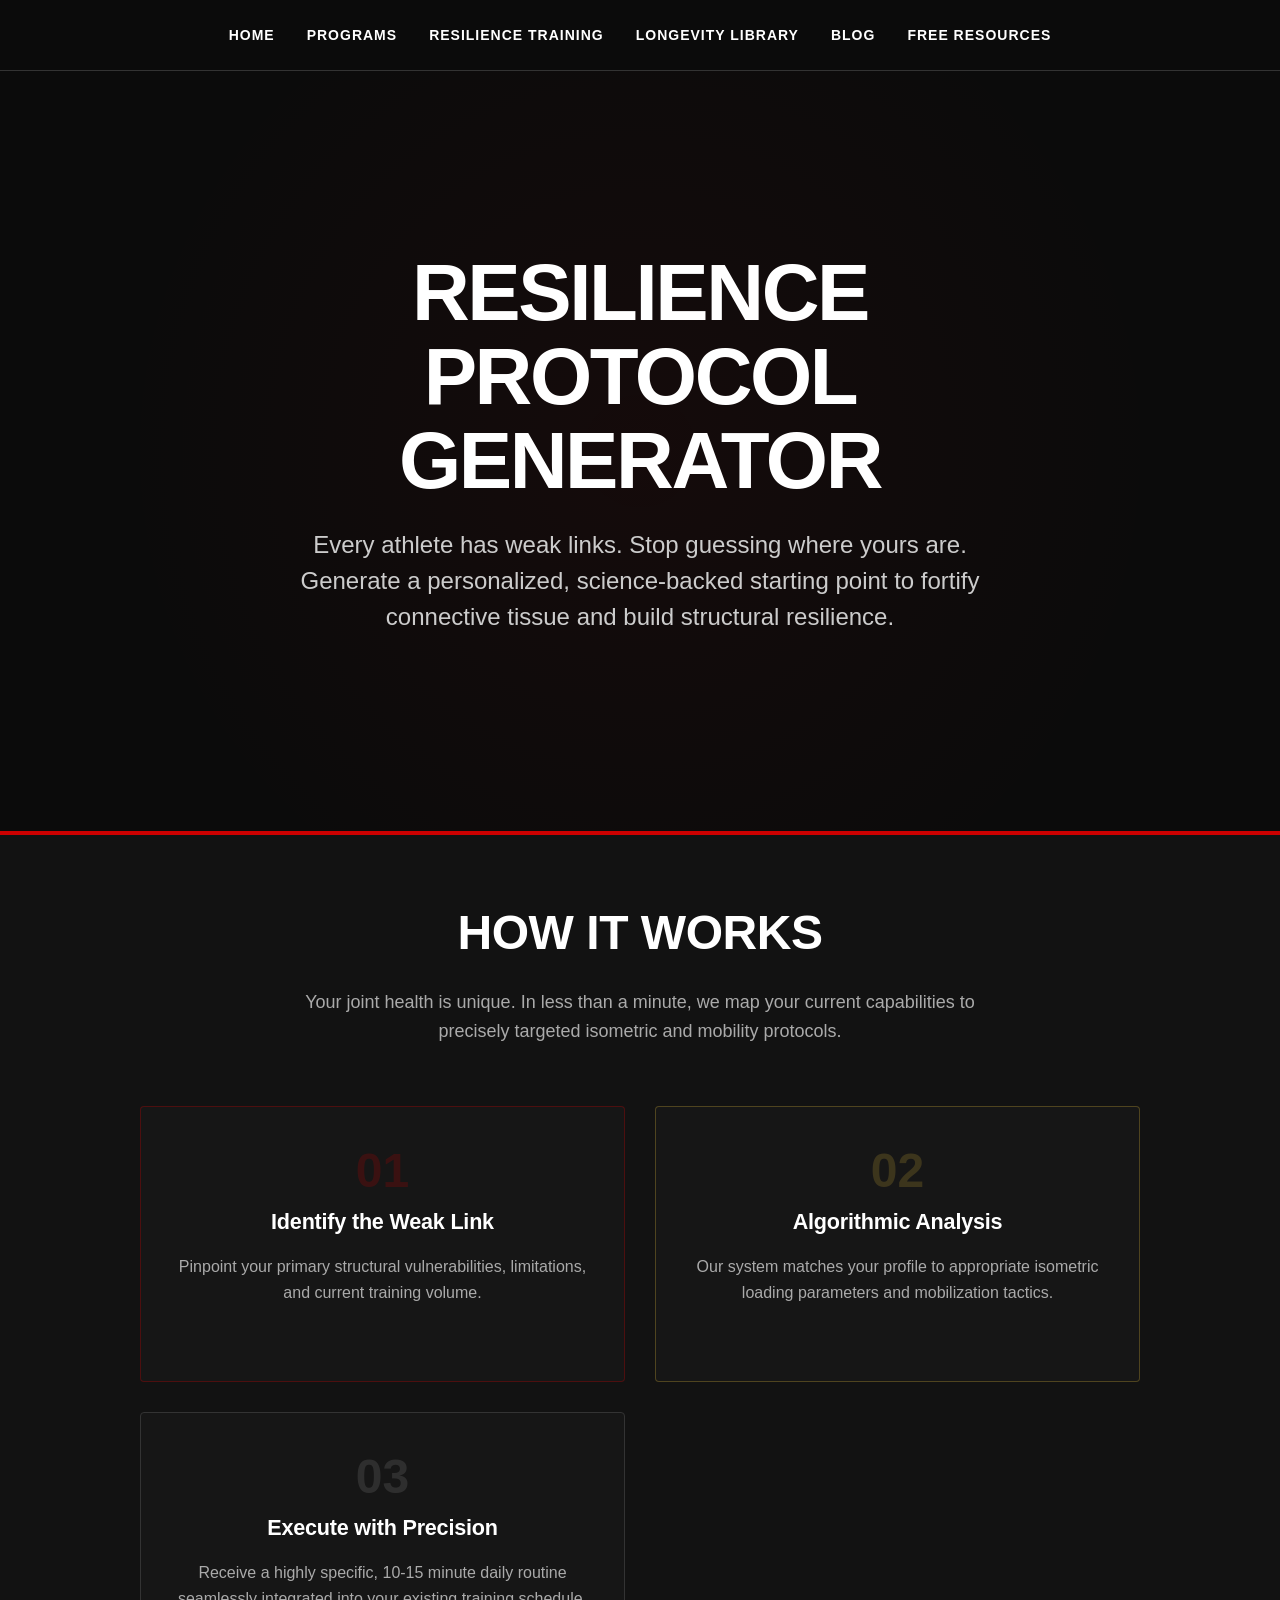
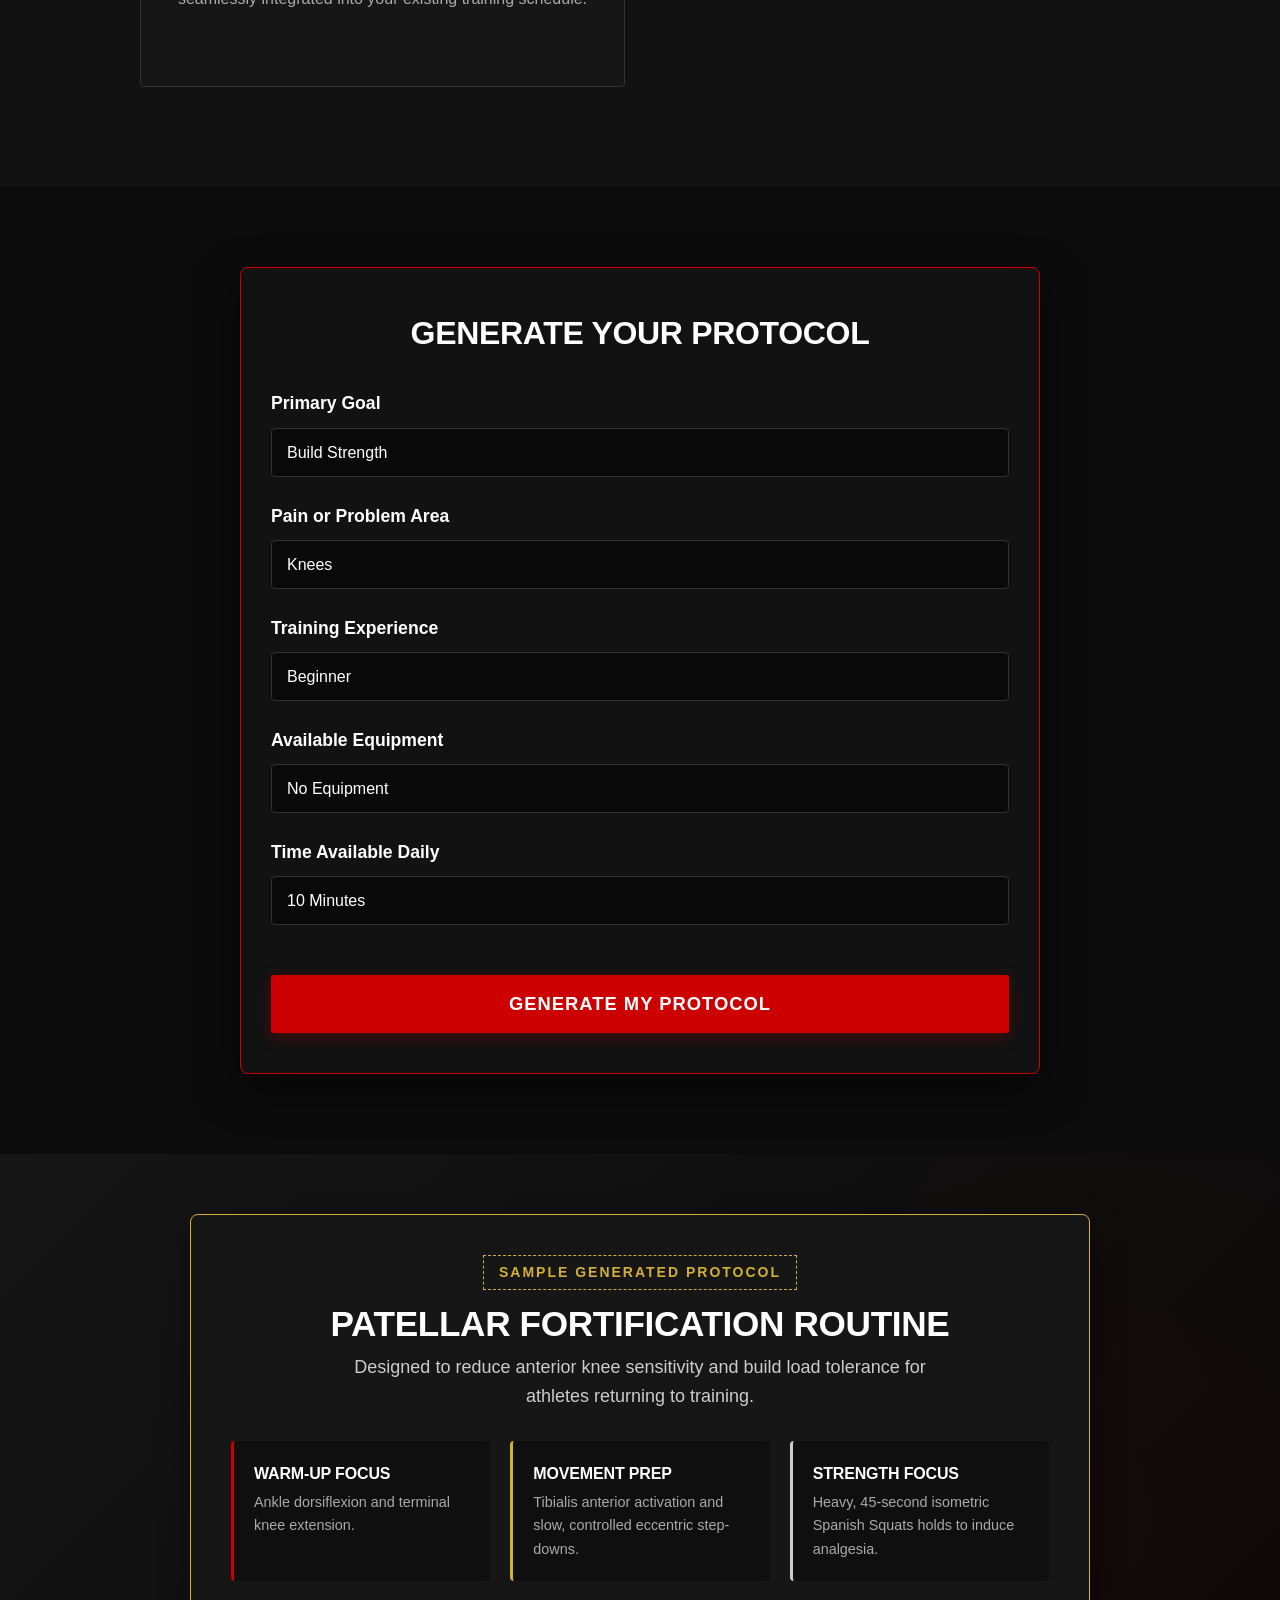
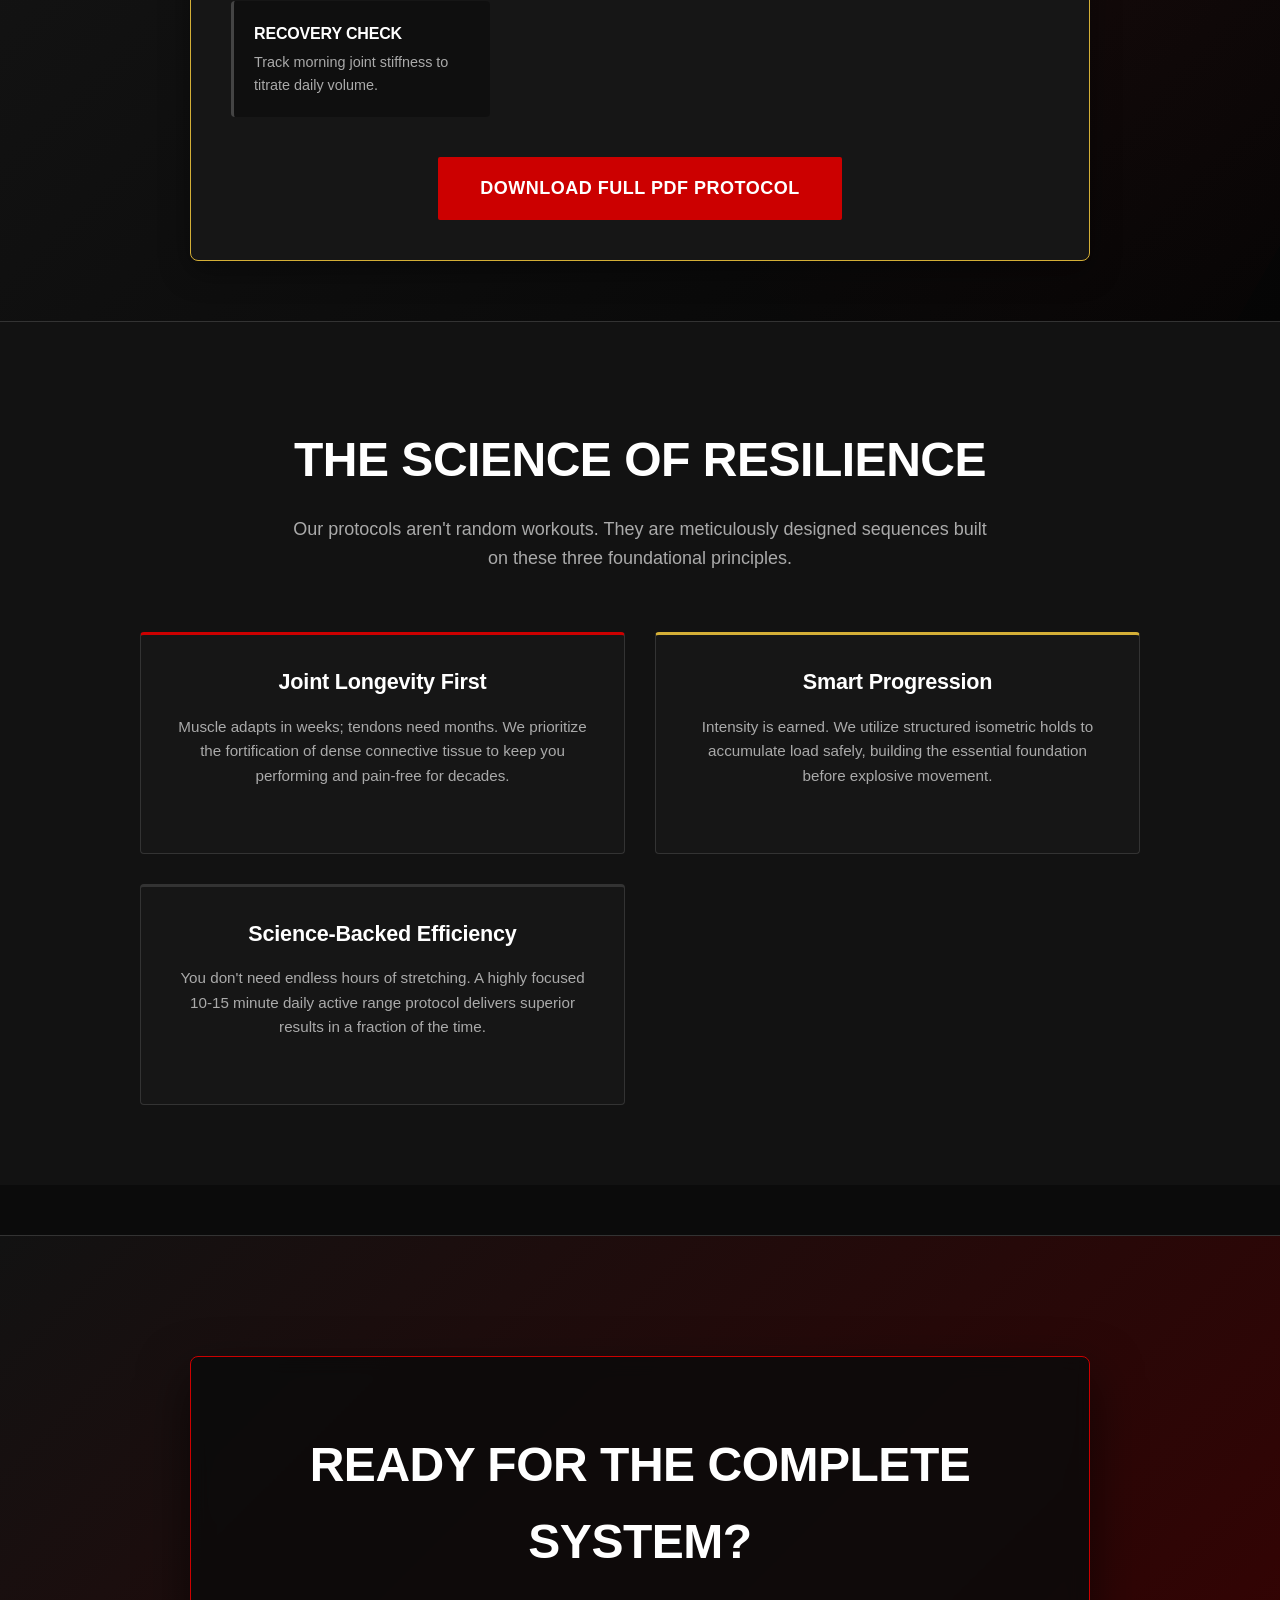
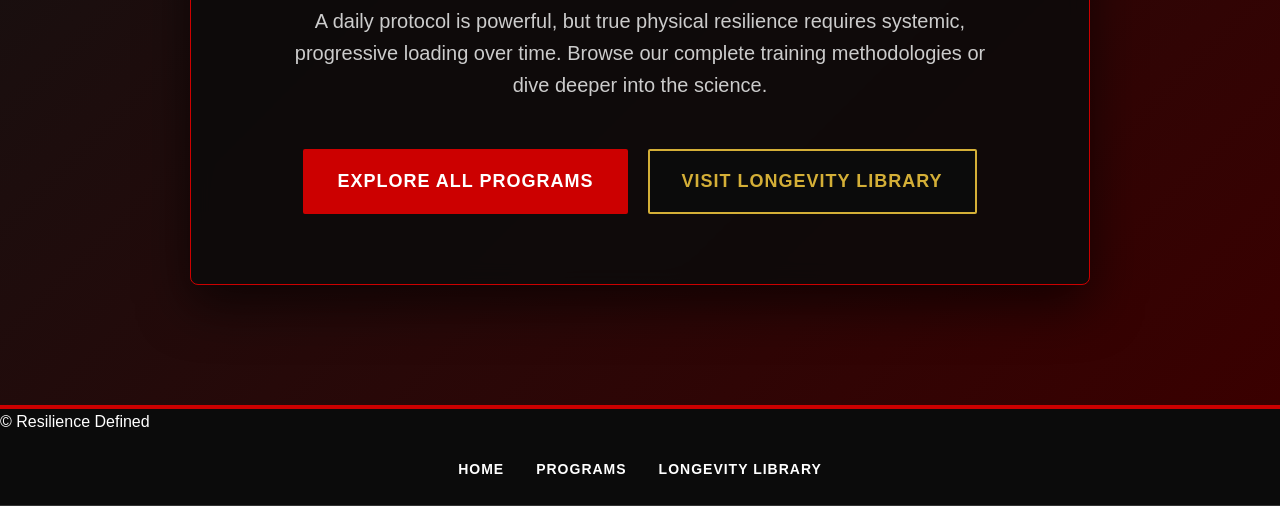
<file: free-resources.html>
<!DOCTYPE html>
<html lang="en">
<head>
  <meta charset="UTF-8">
  <meta name="viewport" content="width=device-width, initial-scale=1.0">
  <title>Resilience Protocol Generator | Resilience Defined</title>
  <link rel="stylesheet" href="../styles.css">
</head>
<body>
  <nav>
    <a href="../index.html">Home</a>
    <a href="programs.html">Programs</a>
    <a href="longevity-training.html">Resilience Training</a>
    <a href="longevity-library.html">Longevity Library</a>
    <a href="blog.html">Blog</a>
    <a href="free-resources.html">Free Resources</a>
  </nav>
  <main>
  <section class="premium-hero">
    <div class="hero-content">
      <h1 class="hero-headline">Resilience Protocol Generator</h1>
      <p class="hero-subheadline">Every athlete has weak links. Stop guessing where yours are. Generate a personalized, science-backed starting point to fortify connective tissue and build structural resilience.</p>
    </div>
  </section>

  <section class="blog-preview" style="padding-top: 60px;">
    <div class="blog-container">
      <div class="section-header">
        <h2 class="section-headline">How It Works</h2>
        <p class="section-intro">Your joint health is unique. In less than a minute, we map your current capabilities to precisely targeted isometric and mobility protocols.</p>
      </div>
      
      <div class="program-grid" style="max-width: 1000px; margin: 0 auto;">
        <div class="program-card" style="padding: 40px 30px; border-color: rgba(204,0,0,0.3);">
          <div style="font-size: 3rem; color: var(--accent-red); opacity: 0.2; margin-bottom: 10px; font-weight: 800; line-height: 1;">01</div>
          <h3 class="program-title" style="font-size: 1.35rem;">Identify the Weak Link</h3>
          <p class="program-desc" style="font-size: 1rem;">Pinpoint your primary structural vulnerabilities, limitations, and current training volume.</p>
        </div>
        <div class="program-card" style="padding: 40px 30px; border-color: rgba(212,175,55,0.3);">
          <div style="font-size: 3rem; color: var(--accent-gold); opacity: 0.2; margin-bottom: 10px; font-weight: 800; line-height: 1;">02</div>
          <h3 class="program-title" style="font-size: 1.35rem;">Algorithmic Analysis</h3>
          <p class="program-desc" style="font-size: 1rem;">Our system matches your profile to appropriate isometric loading parameters and mobilization tactics.</p>
        </div>
        <div class="program-card" style="padding: 40px 30px;">
          <div style="font-size: 3rem; color: #ffffff; opacity: 0.1; margin-bottom: 10px; font-weight: 800; line-height: 1;">03</div>
          <h3 class="program-title" style="font-size: 1.35rem;">Execute with Precision</h3>
          <p class="program-desc" style="font-size: 1rem;">Receive a highly specific, 10-15 minute daily routine seamlessly integrated into your existing training schedule.</p>
        </div>
      </div>
    </div>
  </section>

  <section class="featured-programs" style="background-color: var(--bg-dark); padding: 80px 20px;">
    <div class="featured-programs-container" style="max-width: 800px;">
      <div class="program-card" style="background-color: var(--bg-section); border: 1px solid var(--accent-red);">
        <h2 class="section-headline" style="font-size: 2rem; margin-bottom: 30px;">Generate Your Protocol</h2>
        
        <form id="protocol-form" style="text-align: left;">
          <div style="margin-bottom: 25px;">
            <label style="display: block; margin-bottom: 10px; font-weight: 700; color: var(--text-main); font-size: 1.1rem;" for="primary-goal">Primary Goal</label>
            <select id="primary-goal" name="primary-goal" style="width: 100%; padding: 15px; background: rgba(0,0,0,0.5); border: 1px solid var(--border-color); color: var(--text-main); font-size: 1rem; border-radius: 4px;">
              <option>Build Strength</option>
              <option>Improve Mobility</option>
              <option>Train Pain-Free</option>
              <option>Recover Durability</option>
              <option>Return to Training</option>
            </select>
          </div>

          <div style="margin-bottom: 25px;">
            <label style="display: block; margin-bottom: 10px; font-weight: 700; color: var(--text-main); font-size: 1.1rem;" for="problem-area">Pain or Problem Area</label>
            <select id="problem-area" name="problem-area" style="width: 100%; padding: 15px; background: rgba(0,0,0,0.5); border: 1px solid var(--border-color); color: var(--text-main); font-size: 1rem; border-radius: 4px;">
              <option>Knees</option>
              <option>Shoulders</option>
              <option>Lower Back</option>
              <option>Hips</option>
              <option>Ankles</option>
              <option>Full Body</option>
            </select>
          </div>
          
          <div style="margin-bottom: 25px;">
            <label style="display: block; margin-bottom: 10px; font-weight: 700; color: var(--text-main); font-size: 1.1rem;" for="training-experience">Training Experience</label>
            <select id="training-experience" name="training-experience" style="width: 100%; padding: 15px; background: rgba(0,0,0,0.5); border: 1px solid var(--border-color); color: var(--text-main); font-size: 1rem; border-radius: 4px;">
              <option>Beginner</option>
              <option>Returning</option>
              <option>Intermediate</option>
              <option>Advanced</option>
            </select>
          </div>

          <div style="margin-bottom: 25px;">
            <label style="display: block; margin-bottom: 10px; font-weight: 700; color: var(--text-main); font-size: 1.1rem;" for="available-equipment">Available Equipment</label>
            <select id="available-equipment" name="available-equipment" style="width: 100%; padding: 15px; background: rgba(0,0,0,0.5); border: 1px solid var(--border-color); color: var(--text-main); font-size: 1rem; border-radius: 4px;">
              <option>No Equipment</option>
              <option>Dumbbells</option>
              <option>Bands</option>
              <option>Full Gym</option>
              <option>Home Gym</option>
            </select>
          </div>

          <div style="margin-bottom: 35px;">
            <label style="display: block; margin-bottom: 10px; font-weight: 700; color: var(--text-main); font-size: 1.1rem;" for="time-available">Time Available Daily</label>
            <select id="time-available" name="time-available" style="width: 100%; padding: 15px; background: rgba(0,0,0,0.5); border: 1px solid var(--border-color); color: var(--text-main); font-size: 1rem; border-radius: 4px;">
              <option>10 Minutes</option>
              <option>20 Minutes</option>
              <option>30 Minutes</option>
              <option>45+ Minutes</option>
            </select>
          </div>

          <button type="button" id="generate-btn" class="btn btn-primary" style="width: 100%;">Generate My Protocol</button>
        </form>
      </div>
    </div>
  </section>

  <section class="highlight-featured" style="padding: 60px 20px;">
    <!-- Empty Container for JavaScript to target -->
    <div id="protocol-results-container"></div>
    
    <div class="highlight-container" id="sample-protocol-container" style="max-width: 900px;">
      
      <!-- Sample Results Card -->
      <div style="background-color: var(--bg-card); border: 1px solid var(--accent-gold); border-radius: 8px; padding: 40px; width: 100%; box-shadow: 0 10px 30px rgba(0,0,0,0.4);">
        <div style="text-align: center; margin-bottom: 30px;">
          <div class="highlight-label" style="color: var(--accent-gold); border: 1px dashed var(--accent-gold); padding: 5px 15px; margin-bottom: 15px; display: inline-block;">SAMPLE GENERATED PROTOCOL</div>
          <h3 class="highlight-title" style="font-size: 2.2rem; margin-bottom: 10px; color: var(--text-main);">Patellar Fortification Routine</h3>
          <p class="highlight-desc" style="margin: 0 auto; max-width: 600px; color: var(--text-sub);">Designed to reduce anterior knee sensitivity and build load tolerance for athletes returning to training.</p>
        </div>

        <div style="display: grid; grid-template-columns: repeat(auto-fit, minmax(200px, 1fr)); gap: 20px; margin-bottom: 40px;">
          <div style="background: rgba(0,0,0,0.3); padding: 20px; border-radius: 4px; border-left: 3px solid var(--accent-red);">
            <h4 style="font-size: 1rem; color: var(--text-main); margin-bottom: 5px; text-transform: uppercase;">Warm-Up Focus</h4>
            <p style="font-size: 0.9rem; color: var(--text-muted);">Ankle dorsiflexion and terminal knee extension.</p>
          </div>
          <div style="background: rgba(0,0,0,0.3); padding: 20px; border-radius: 4px; border-left: 3px solid var(--accent-gold);">
            <h4 style="font-size: 1rem; color: var(--text-main); margin-bottom: 5px; text-transform: uppercase;">Movement Prep</h4>
            <p style="font-size: 0.9rem; color: var(--text-muted);">Tibialis anterior activation and slow, controlled eccentric step-downs.</p>
          </div>
          <div style="background: rgba(0,0,0,0.3); padding: 20px; border-radius: 4px; border-left: 3px solid var(--text-sub);">
            <h4 style="font-size: 1rem; color: var(--text-main); margin-bottom: 5px; text-transform: uppercase;">Strength Focus</h4>
            <p style="font-size: 0.9rem; color: var(--text-muted);">Heavy, 45-second isometric Spanish Squats holds to induce analgesia.</p>
          </div>
          <div style="background: rgba(0,0,0,0.3); padding: 20px; border-radius: 4px; border-left: 3px solid #444;">
            <h4 style="font-size: 1rem; color: var(--text-main); margin-bottom: 5px; text-transform: uppercase;">Recovery Check</h4>
            <p style="font-size: 0.9rem; color: var(--text-muted);">Track morning joint stiffness to titrate daily volume.</p>
          </div>
        </div>

        <div style="text-align: center;">
          <a href="#" class="btn btn-primary" style="padding: 15px 40px;">Download Full PDF Protocol</a>
        </div>
      </div>

    </div>
  </section>

  <section class="blog-preview" style="padding-bottom: 80px;">
    <div class="blog-container">
      <div class="section-header">
        <h2 class="section-headline">The Science of Resilience</h2>
        <p class="section-intro">Our protocols aren't random workouts. They are meticulously designed sequences built on these three foundational principles.</p>
      </div>
      
      <div class="program-grid" style="max-width: 1000px; margin: 0 auto;">
        <div class="program-card" style="padding: 30px; border-top: 3px solid var(--accent-red); border-radius: 4px;">
          <h3 class="program-title" style="font-size: 1.35rem; margin-bottom: 15px;">Joint Longevity First</h3>
          <p class="program-desc" style="font-size: 0.95rem;">Muscle adapts in weeks; tendons need months. We prioritize the fortification of dense connective tissue to keep you performing and pain-free for decades.</p>
        </div>
        <div class="program-card" style="padding: 30px; border-top: 3px solid var(--accent-gold); border-radius: 4px;">
          <h3 class="program-title" style="font-size: 1.35rem; margin-bottom: 15px;">Smart Progression</h3>
          <p class="program-desc" style="font-size: 0.95rem;">Intensity is earned. We utilize structured isometric holds to accumulate load safely, building the essential foundation before explosive movement.</p>
        </div>
        <div class="program-card" style="padding: 30px; border-top: 3px solid var(--border-color); border-radius: 4px;">
          <h3 class="program-title" style="font-size: 1.35rem; margin-bottom: 15px;">Science-Backed Efficiency</h3>
          <p class="program-desc" style="font-size: 0.95rem;">You don't need endless hours of stretching. A highly focused 10-15 minute daily active range protocol delivers superior results in a fraction of the time.</p>
        </div>
      </div>
    </div>
  </section>

  <section class="lead-magnet" style="margin-top: 50px;">
    <div class="lead-magnet-container" style="max-width: 900px;">
      <h2 class="lead-headline">Ready for the Complete System?</h2>
      <p class="lead-text" style="max-width: 700px; margin: 0 auto 3rem auto;">A daily protocol is powerful, but true physical resilience requires systemic, progressive loading over time. Browse our complete training methodologies or dive deeper into the science.</p>
      
      <div style="display: flex; gap: 20px; justify-content: center; flex-wrap: wrap;">
        <a href="programs.html" class="btn btn-primary">Explore All Programs</a>
        <a href="longevity-training.html" class="btn btn-secondary" style="background-color: var(--bg-dark);">Visit Longevity Library</a>
      </div>
    </div>
  </section>
  </main>

  <footer>
    <p>© Resilience Defined</p>
    <nav>
      <a href="../index.html">Home</a>
      <a href="programs.html">Programs</a>
      <a href="longevity-library.html">Longevity Library</a>
    </nav>
  </footer>

  <script src="../script.js"></script>
</body>
</html>
</file>
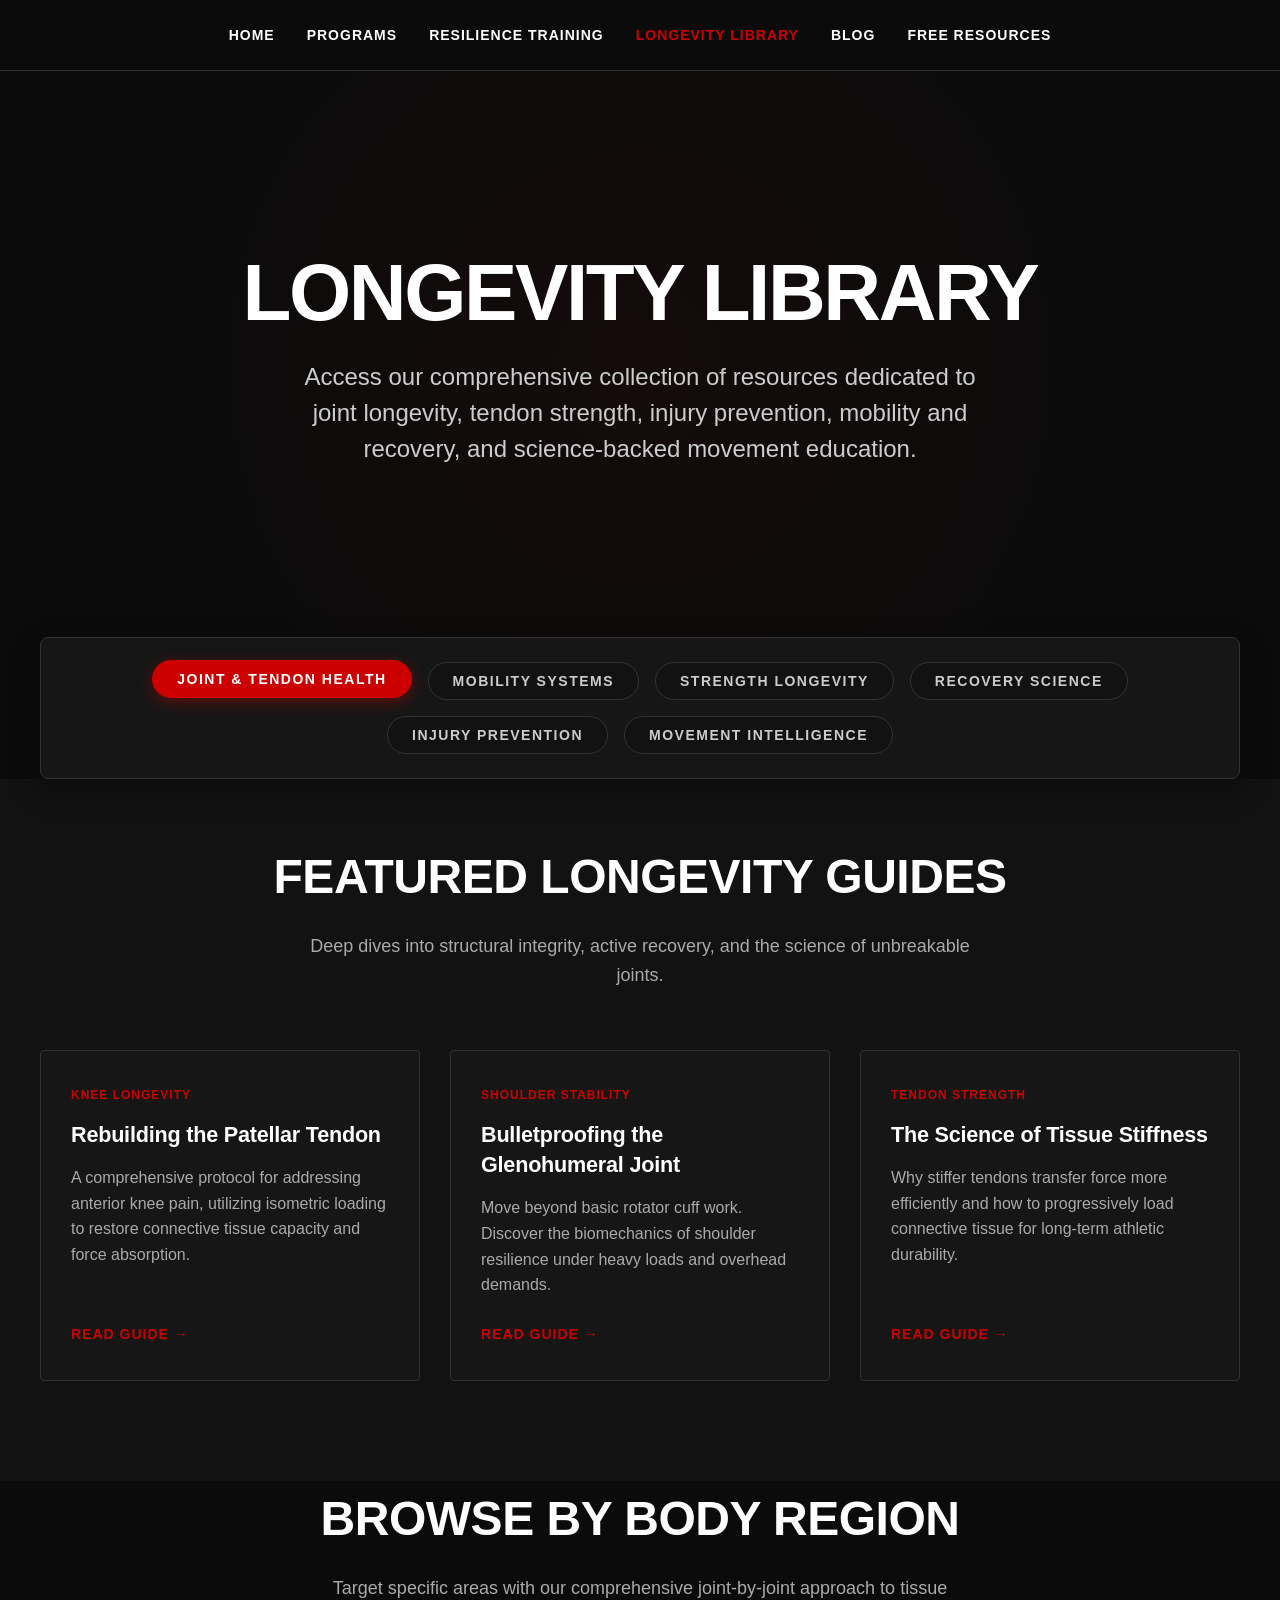
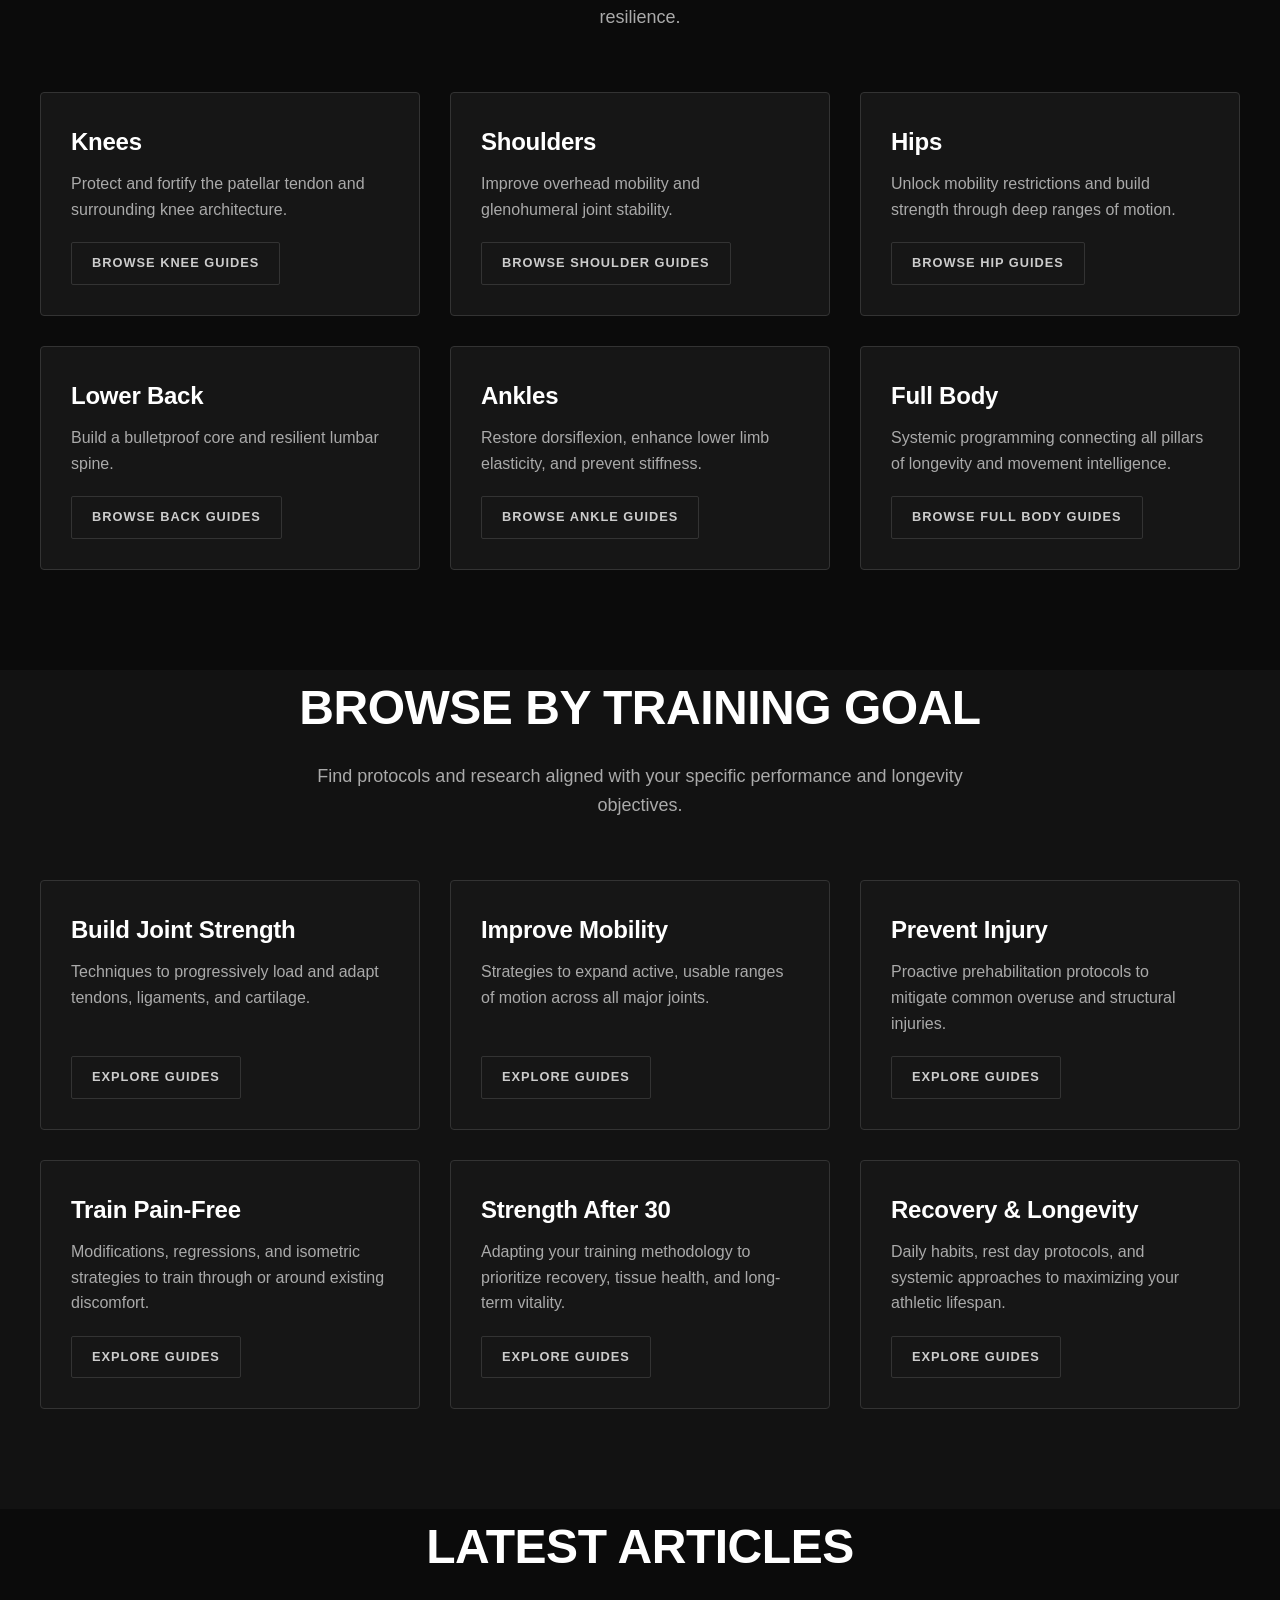
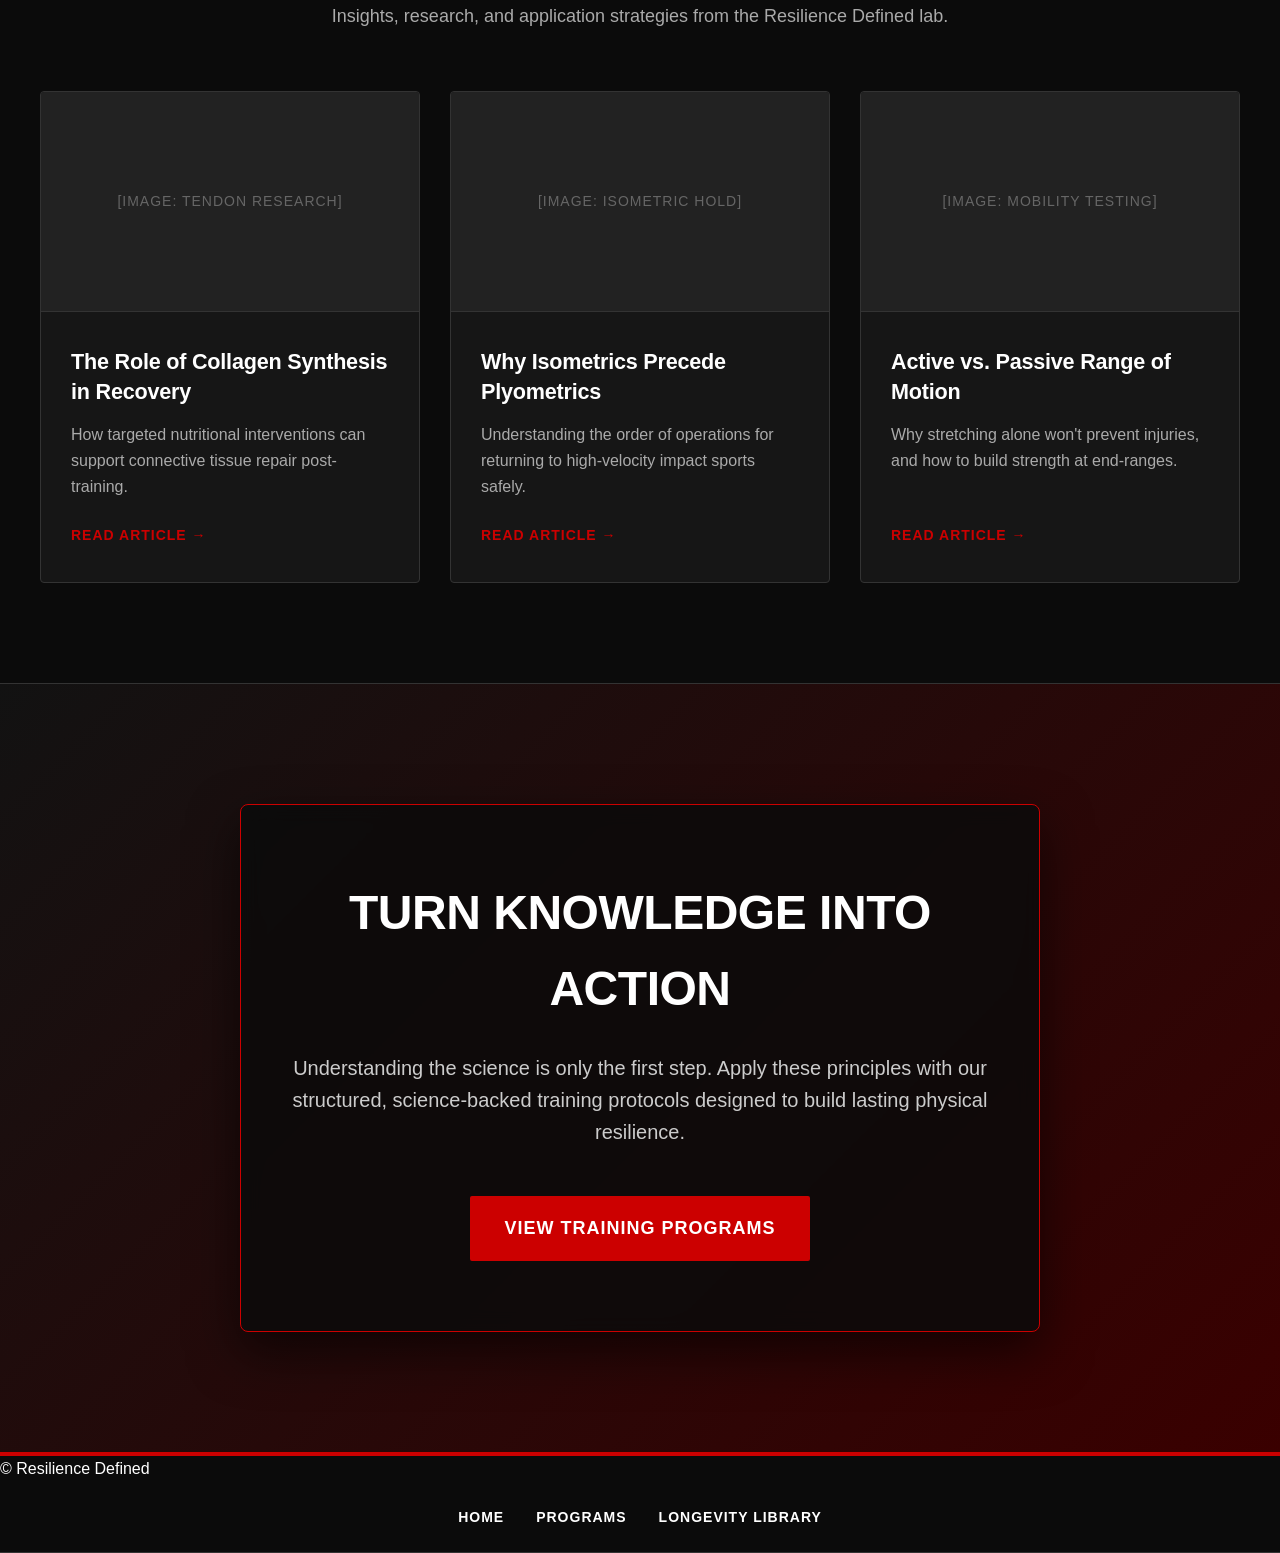
<file: longevity-library.html>
<!DOCTYPE html>
<html lang="en">
<head>
  <meta charset="UTF-8">
  <meta name="viewport" content="width=device-width, initial-scale=1.0">
  <title>Longevity Library</title>
  <link rel="stylesheet" href="../styles.css">
</head>
<body>
  <nav>
    <a href="../index.html">Home</a>
    <a href="programs.html">Programs</a>
    <a href="longevity-training.html">Resilience Training</a>
    <a href="longevity-library.html" class="active">Longevity Library</a>
    <a href="blog.html">Blog</a>
    <a href="free-resources.html">Free Resources</a>
  </nav>
  <main>
  <header class="premium-hero">
    <div class="hero-content">
      <h1 class="hero-headline">Longevity Library</h1>
      <p class="hero-subheadline">Access our comprehensive collection of resources dedicated to joint longevity, tendon strength, injury prevention, mobility and recovery, and science-backed movement education.</p>
    </div>
  </header>

  <section class="topic-navigation">
    <div class="filter-bar">
      <div class="filter-container">
        <button class="filter-btn active">Joint & Tendon Health</button>
        <button class="filter-btn">Mobility Systems</button>
        <button class="filter-btn">Strength Longevity</button>
        <button class="filter-btn">Recovery Science</button>
        <button class="filter-btn">Injury Prevention</button>
        <button class="filter-btn">Movement Intelligence</button>
      </div>
    </div>
  </section>

  <section class="blog-preview" style="padding-top: 60px;">
    <div class="blog-container">
      <div class="section-header">
        <h2 class="section-headline">Featured Longevity Guides</h2>
        <p class="section-intro">Deep dives into structural integrity, active recovery, and the science of unbreakable joints.</p>
      </div>

      <div class="blog-grid">
        <!-- Guide 1 -->
        <div class="blog-card">
          <div class="blog-content">
            <div class="blog-tag">Knee Longevity</div>
            <h3 class="blog-title">Rebuilding the Patellar Tendon</h3>
            <p class="blog-desc">A comprehensive protocol for addressing anterior knee pain, utilizing isometric loading to restore connective tissue capacity and force absorption.</p>
            <a href="#" class="blog-link">Read Guide →</a>
          </div>
        </div>

        <!-- Guide 2 -->
        <div class="blog-card">
          <div class="blog-content">
            <div class="blog-tag">Shoulder Stability</div>
            <h3 class="blog-title">Bulletproofing the Glenohumeral Joint</h3>
            <p class="blog-desc">Move beyond basic rotator cuff work. Discover the biomechanics of shoulder resilience under heavy loads and overhead demands.</p>
            <a href="#" class="blog-link">Read Guide →</a>
          </div>
        </div>

        <!-- Guide 3 -->
        <div class="blog-card">
          <div class="blog-content">
            <div class="blog-tag">Tendon Strength</div>
            <h3 class="blog-title">The Science of Tissue Stiffness</h3>
            <p class="blog-desc">Why stiffer tendons transfer force more efficiently and how to progressively load connective tissue for long-term athletic durability.</p>
            <a href="#" class="blog-link">Read Guide →</a>
          </div>
        </div>
      </div>
    </div>
  </section>

  <section class="body-region-browse" style="padding-bottom: 100px; background-color: var(--bg-dark);">
    <div class="blog-container">
      <div class="section-header">
        <h2 class="section-headline">Browse by Body Region</h2>
        <p class="section-intro">Target specific areas with our comprehensive joint-by-joint approach to tissue resilience.</p>
      </div>

      <div class="program-grid">
        <!-- Region 1 -->
        <div class="program-card" style="padding: 30px;">
          <h3 class="program-title" style="margin-bottom: 10px;">Knees</h3>
          <p class="program-desc" style="margin-bottom: 20px;">Protect and fortify the patellar tendon and surrounding knee architecture.</p>
          <a href="#" class="btn-outline">Browse Knee Guides</a>
        </div>

        <!-- Region 2 -->
        <div class="program-card" style="padding: 30px;">
          <h3 class="program-title" style="margin-bottom: 10px;">Shoulders</h3>
          <p class="program-desc" style="margin-bottom: 20px;">Improve overhead mobility and glenohumeral joint stability.</p>
          <a href="#" class="btn-outline">Browse Shoulder Guides</a>
        </div>

        <!-- Region 3 -->
        <div class="program-card" style="padding: 30px;">
          <h3 class="program-title" style="margin-bottom: 10px;">Hips</h3>
          <p class="program-desc" style="margin-bottom: 20px;">Unlock mobility restrictions and build strength through deep ranges of motion.</p>
          <a href="#" class="btn-outline">Browse Hip Guides</a>
        </div>

        <!-- Region 4 -->
        <div class="program-card" style="padding: 30px;">
          <h3 class="program-title" style="margin-bottom: 10px;">Lower Back</h3>
          <p class="program-desc" style="margin-bottom: 20px;">Build a bulletproof core and resilient lumbar spine.</p>
          <a href="#" class="btn-outline">Browse Back Guides</a>
        </div>

        <!-- Region 5 -->
        <div class="program-card" style="padding: 30px;">
          <h3 class="program-title" style="margin-bottom: 10px;">Ankles</h3>
          <p class="program-desc" style="margin-bottom: 20px;">Restore dorsiflexion, enhance lower limb elasticity, and prevent stiffness.</p>
          <a href="#" class="btn-outline">Browse Ankle Guides</a>
        </div>

        <!-- Region 6 -->
        <div class="program-card" style="padding: 30px;">
          <h3 class="program-title" style="margin-bottom: 10px;">Full Body</h3>
          <p class="program-desc" style="margin-bottom: 20px;">Systemic programming connecting all pillars of longevity and movement intelligence.</p>
          <a href="#" class="btn-outline">Browse Full Body Guides</a>
        </div>
      </div>
    </div>
  </section>

  <section class="training-goal-browse" style="padding-bottom: 100px; background-color: var(--bg-section);">
    <div class="blog-container">
      <div class="section-header">
        <h2 class="section-headline">Browse by Training Goal</h2>
        <p class="section-intro">Find protocols and research aligned with your specific performance and longevity objectives.</p>
      </div>

      <div class="program-grid">
        <!-- Goal 1 -->
        <div class="program-card" style="padding: 30px;">
          <h3 class="program-title" style="margin-bottom: 10px;">Build Joint Strength</h3>
          <p class="program-desc" style="margin-bottom: 20px;">Techniques to progressively load and adapt tendons, ligaments, and cartilage.</p>
          <a href="#" class="btn-outline">Explore Guides</a>
        </div>

        <!-- Goal 2 -->
        <div class="program-card" style="padding: 30px;">
          <h3 class="program-title" style="margin-bottom: 10px;">Improve Mobility</h3>
          <p class="program-desc" style="margin-bottom: 20px;">Strategies to expand active, usable ranges of motion across all major joints.</p>
          <a href="#" class="btn-outline">Explore Guides</a>
        </div>

        <!-- Goal 3 -->
        <div class="program-card" style="padding: 30px;">
          <h3 class="program-title" style="margin-bottom: 10px;">Prevent Injury</h3>
          <p class="program-desc" style="margin-bottom: 20px;">Proactive prehabilitation protocols to mitigate common overuse and structural injuries.</p>
          <a href="#" class="btn-outline">Explore Guides</a>
        </div>

        <!-- Goal 4 -->
        <div class="program-card" style="padding: 30px;">
          <h3 class="program-title" style="margin-bottom: 10px;">Train Pain-Free</h3>
          <p class="program-desc" style="margin-bottom: 20px;">Modifications, regressions, and isometric strategies to train through or around existing discomfort.</p>
          <a href="#" class="btn-outline">Explore Guides</a>
        </div>

        <!-- Goal 5 -->
        <div class="program-card" style="padding: 30px;">
          <h3 class="program-title" style="margin-bottom: 10px;">Strength After 30</h3>
          <p class="program-desc" style="margin-bottom: 20px;">Adapting your training methodology to prioritize recovery, tissue health, and long-term vitality.</p>
          <a href="#" class="btn-outline">Explore Guides</a>
        </div>

        <!-- Goal 6 -->
        <div class="program-card" style="padding: 30px;">
          <h3 class="program-title" style="margin-bottom: 10px;">Recovery & Longevity</h3>
          <p class="program-desc" style="margin-bottom: 20px;">Daily habits, rest day protocols, and systemic approaches to maximizing your athletic lifespan.</p>
          <a href="#" class="btn-outline">Explore Guides</a>
        </div>
      </div>
    </div>
  </section>

  <section class="latest-articles" style="padding-bottom: 100px; background-color: var(--bg-dark);">
    <div class="blog-container">
      <div class="section-header">
        <h2 class="section-headline">Latest Articles</h2>
        <p class="section-intro">Insights, research, and application strategies from the Resilience Defined lab.</p>
      </div>

      <div class="blog-grid">
        <!-- Article 1 -->
        <div class="blog-card">
          <div class="blog-image-placeholder">[Image: Tendon Research]</div>
          <div class="blog-content">
            <h3 class="blog-title">The Role of Collagen Synthesis in Recovery</h3>
            <p class="blog-desc">How targeted nutritional interventions can support connective tissue repair post-training.</p>
            <a href="#" class="blog-link">Read Article →</a>
          </div>
        </div>

        <!-- Article 2 -->
        <div class="blog-card">
          <div class="blog-image-placeholder">[Image: Isometric Hold]</div>
          <div class="blog-content">
            <h3 class="blog-title">Why Isometrics Precede Plyometrics</h3>
            <p class="blog-desc">Understanding the order of operations for returning to high-velocity impact sports safely.</p>
            <a href="#" class="blog-link">Read Article →</a>
          </div>
        </div>

        <!-- Article 3 -->
        <div class="blog-card">
          <div class="blog-image-placeholder">[Image: Mobility Testing]</div>
          <div class="blog-content">
            <h3 class="blog-title">Active vs. Passive Range of Motion</h3>
            <p class="blog-desc">Why stretching alone won't prevent injuries, and how to build strength at end-ranges.</p>
            <a href="#" class="blog-link">Read Article →</a>
          </div>
        </div>
      </div>
    </div>
  </section>

  <section class="lead-magnet">
    <div class="lead-magnet-container">
      <h2 class="lead-headline">Turn Knowledge Into Action</h2>
      <p class="lead-text">Understanding the science is only the first step. Apply these principles with our structured, science-backed training protocols designed to build lasting physical resilience.</p>
      <a href="programs.html" class="btn btn-primary">View Training Programs</a>
    </div>
  </section>
  </main>

  <footer>
    <p>© Resilience Defined</p>
    <nav>
      <a href="../index.html">Home</a>
      <a href="programs.html">Programs</a>
      <a href="longevity-library.html">Longevity Library</a>
    </nav>
  </footer>

</body>
</html>
</file>
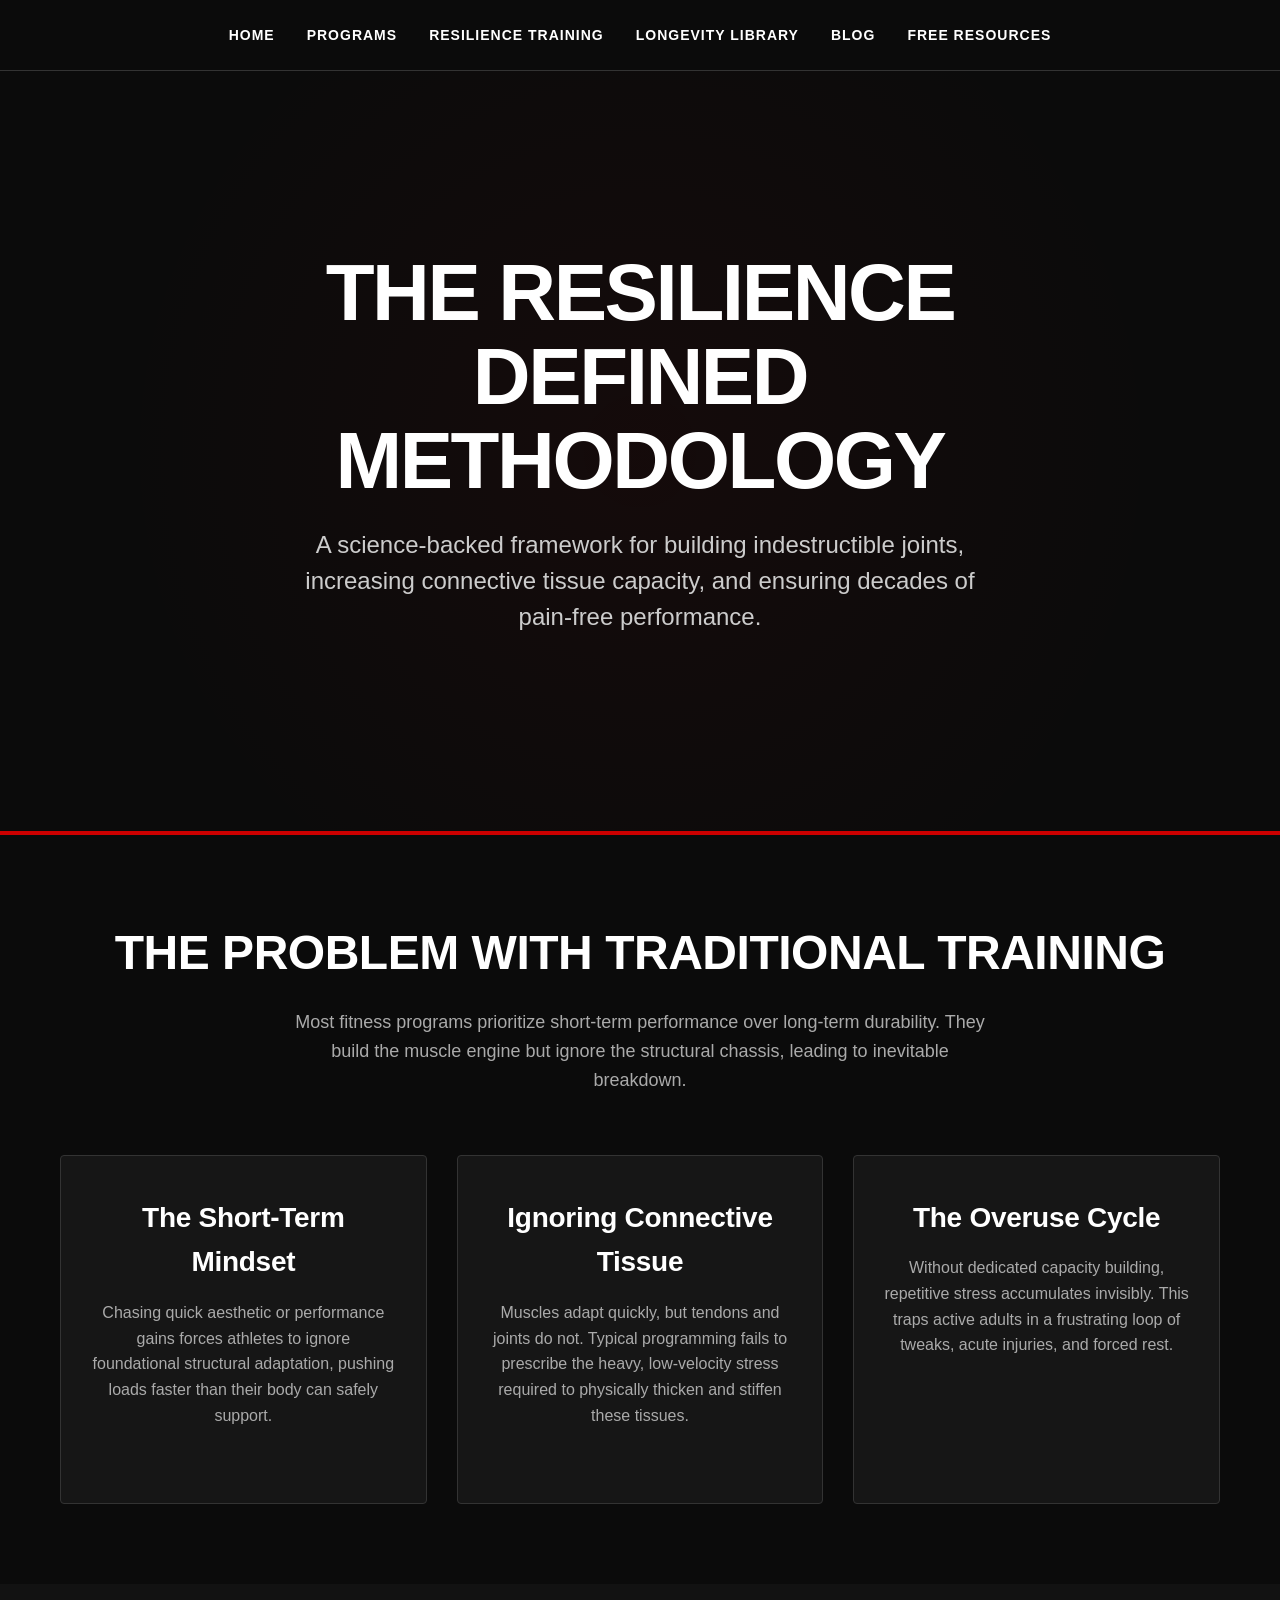
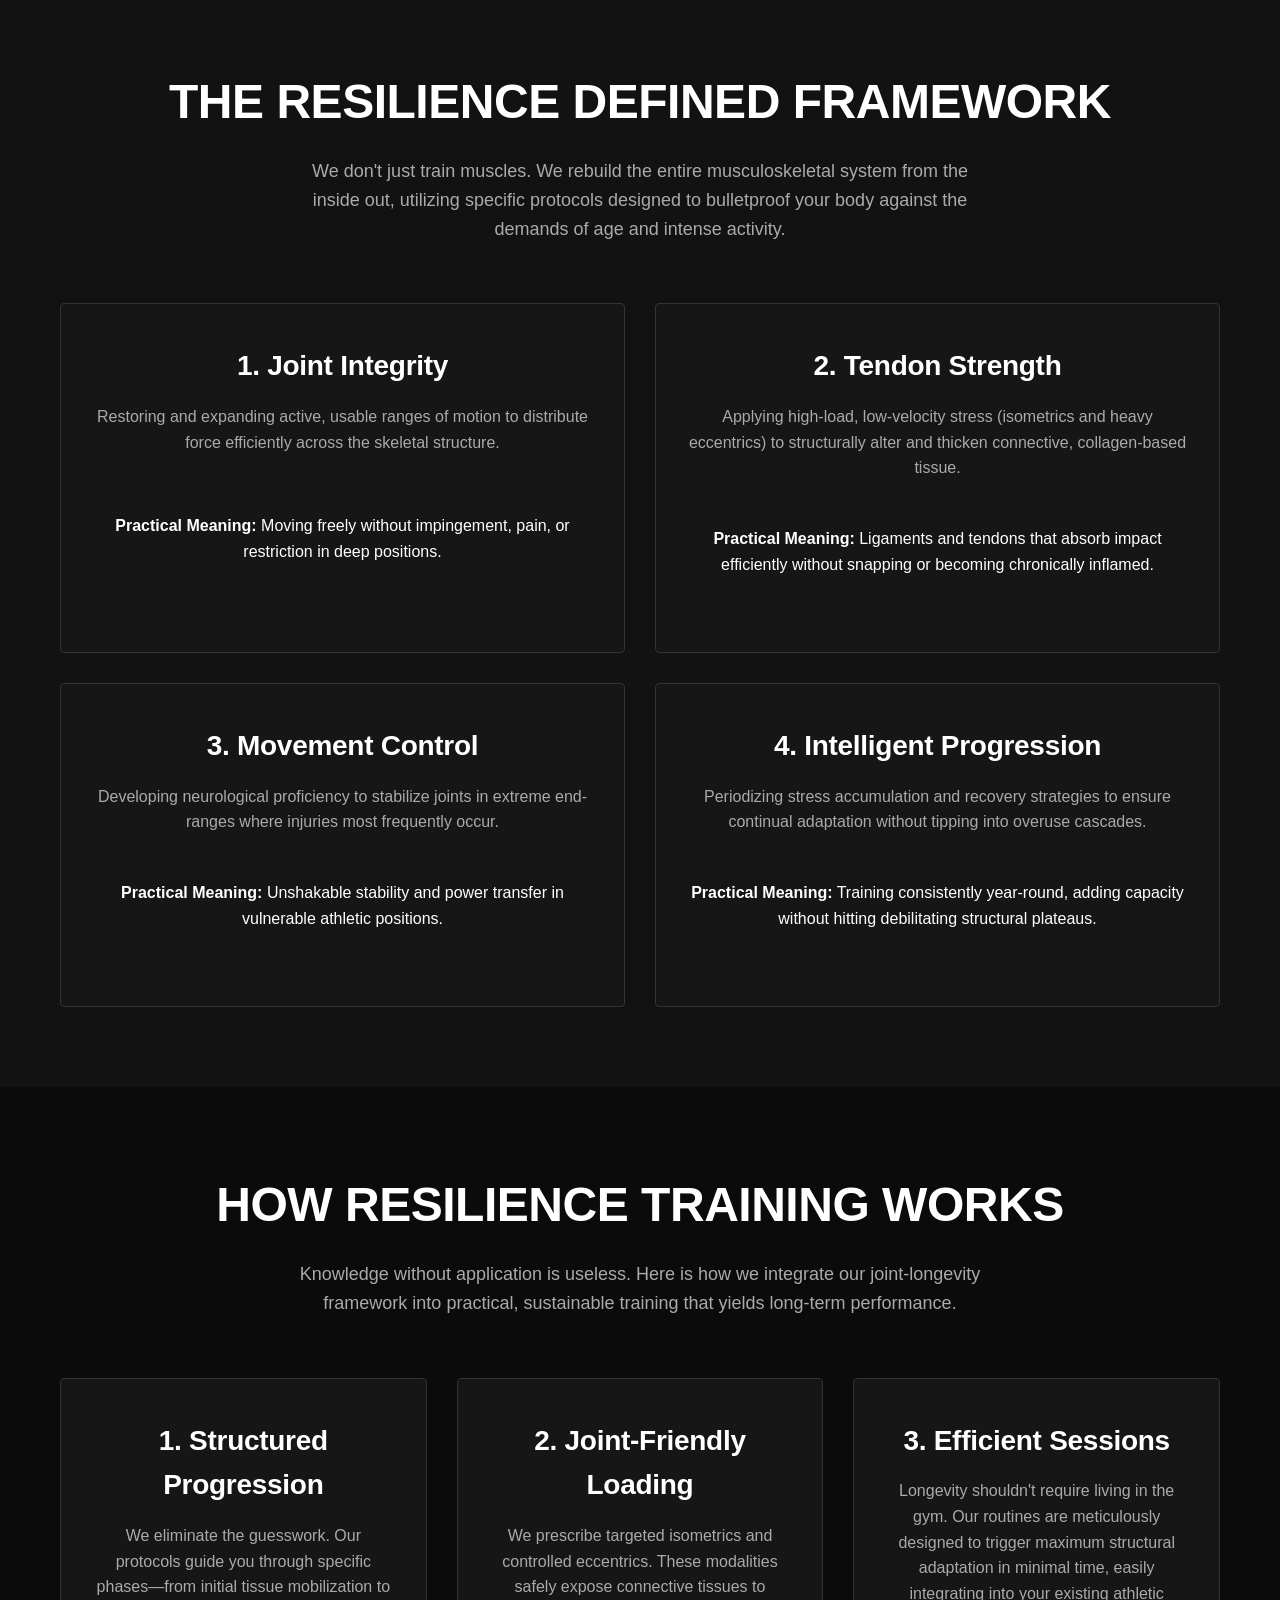
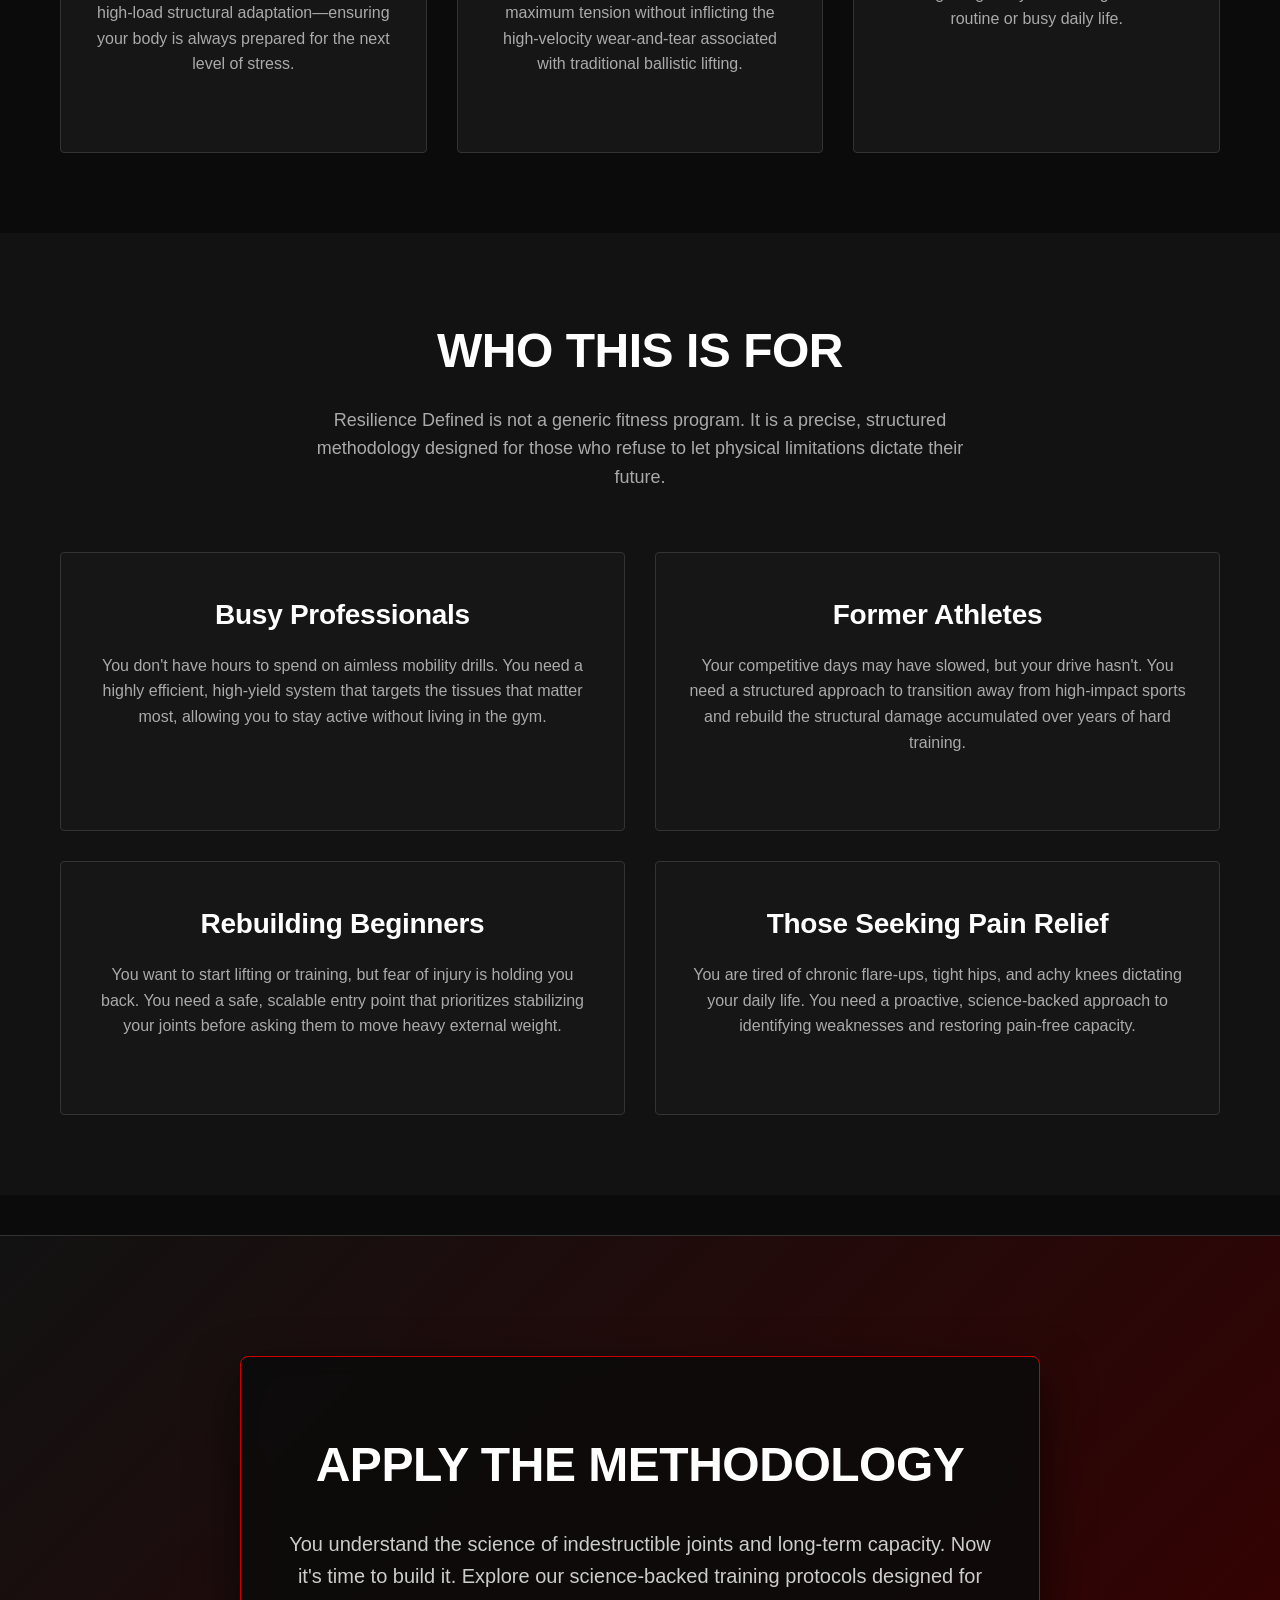
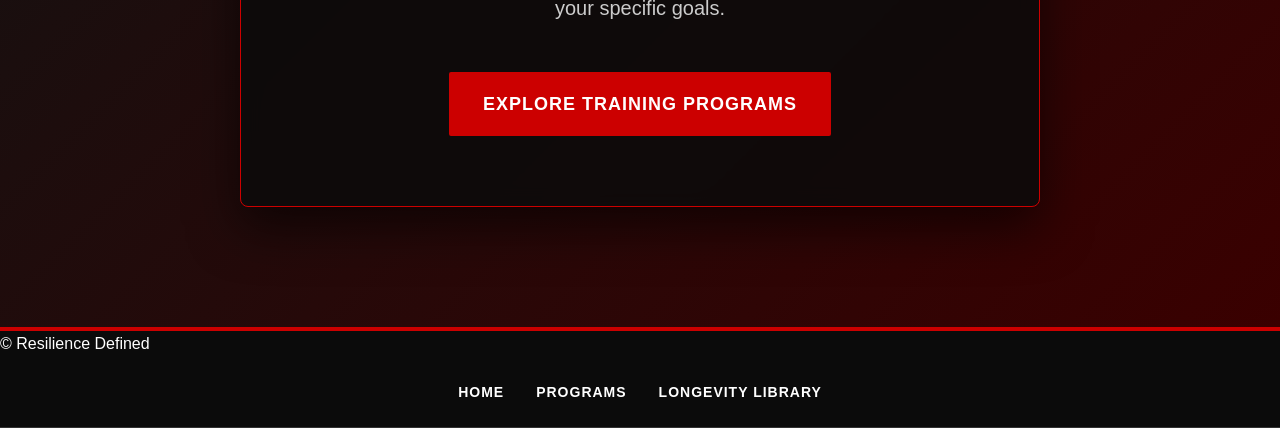
<file: longevity-training.html>
<!DOCTYPE html>
<!--
  ABOUT THIS PAGE:
  This is the Resilience Training methodology page. 
  It explains the core system, framework, and philosophy behind Resilience Defined.
  It is NOT the educational content library (for articles, see longevity-library.html).
-->
<html lang="en">
<head>
  <meta charset="UTF-8">
  <meta name="viewport" content="width=device-width, initial-scale=1.0">
  <title>Resilience Training | Resilience Defined</title>
  <link rel="stylesheet" href="../styles.css">
</head>
<body>
  <nav>
    <a href="../index.html">Home</a>
    <a href="programs.html">Programs</a>
    <a href="longevity-training.html">Resilience Training</a>
    <a href="longevity-library.html">Longevity Library</a>
    <a href="blog.html">Blog</a>
    <a href="free-resources.html">Free Resources</a>
  </nav>
  <main>
  <section class="premium-hero">
    <div class="hero-content">
      <h1 class="hero-headline">The Resilience Defined Methodology</h1>
      <p class="hero-subheadline">A science-backed framework for building indestructible joints, increasing connective tissue capacity, and ensuring decades of pain-free performance.</p>
    </div>
  </section>

  <section class="methodology-problem" style="padding: 80px 0; background-color: var(--bg-dark);">
    <div class="problem-container" style="max-width: 1200px; margin: 0 auto; padding: 0 20px;">
      <div class="section-header">
        <h2 class="section-headline">The Problem with Traditional Training</h2>
        <p class="section-intro">Most fitness programs prioritize short-term performance over long-term durability. They build the muscle engine but ignore the structural chassis, leading to inevitable breakdown.</p>
      </div>

      <div class="program-grid">
        <div class="program-card">
          <h3 class="program-title">The Short-Term Mindset</h3>
          <p class="program-desc">Chasing quick aesthetic or performance gains forces athletes to ignore foundational structural adaptation, pushing loads faster than their body can safely support.</p>
        </div>

        <div class="program-card">
          <h3 class="program-title">Ignoring Connective Tissue</h3>
          <p class="program-desc">Muscles adapt quickly, but tendons and joints do not. Typical programming fails to prescribe the heavy, low-velocity stress required to physically thicken and stiffen these tissues.</p>
        </div>

        <div class="program-card">
          <h3 class="program-title">The Overuse Cycle</h3>
          <p class="program-desc">Without dedicated capacity building, repetitive stress accumulates invisibly. This traps active adults in a frustrating loop of tweaks, acute injuries, and forced rest.</p>
        </div>
      </div>
    </div>
  </section>

  <section class="methodology-framework" style="padding: 80px 0; background-color: var(--bg-section);">
    <div class="framework-container" style="max-width: 1200px; margin: 0 auto; padding: 0 20px;">
      <div class="section-header">
        <h2 class="section-headline">The Resilience Defined Framework</h2>
        <p class="section-intro">We don't just train muscles. We rebuild the entire musculoskeletal system from the inside out, utilizing specific protocols designed to bulletproof your body against the demands of age and intense activity.</p>
      </div>

      <div class="program-grid" style="grid-template-columns: repeat(2, 1fr);">
        <div class="program-card">
          <h3 class="program-title">1. Joint Integrity</h3>
          <p class="program-desc">Restoring and expanding active, usable ranges of motion to distribute force efficiently across the skeletal structure.</p>
          <p class="program-desc" style="margin-top: 10px; font-weight: 500; color: var(--color-primary);"><strong>Practical Meaning:</strong> Moving freely without impingement, pain, or restriction in deep positions.</p>
        </div>

        <div class="program-card">
          <h3 class="program-title">2. Tendon Strength</h3>
          <p class="program-desc">Applying high-load, low-velocity stress (isometrics and heavy eccentrics) to structurally alter and thicken connective, collagen-based tissue.</p>
          <p class="program-desc" style="margin-top: 10px; font-weight: 500; color: var(--color-primary);"><strong>Practical Meaning:</strong> Ligaments and tendons that absorb impact efficiently without snapping or becoming chronically inflamed.</p>
        </div>

        <div class="program-card">
          <h3 class="program-title">3. Movement Control</h3>
          <p class="program-desc">Developing neurological proficiency to stabilize joints in extreme end-ranges where injuries most frequently occur.</p>
          <p class="program-desc" style="margin-top: 10px; font-weight: 500; color: var(--color-primary);"><strong>Practical Meaning:</strong> Unshakable stability and power transfer in vulnerable athletic positions.</p>
        </div>

        <div class="program-card">
          <h3 class="program-title">4. Intelligent Progression</h3>
          <p class="program-desc">Periodizing stress accumulation and recovery strategies to ensure continual adaptation without tipping into overuse cascades.</p>
          <p class="program-desc" style="margin-top: 10px; font-weight: 500; color: var(--color-primary);"><strong>Practical Meaning:</strong> Training consistently year-round, adding capacity without hitting debilitating structural plateaus.</p>
        </div>
      </div>
    </div>
  </section>

  <section class="methodology-application" style="padding: 80px 0; background-color: var(--bg-dark);">
    <div class="application-container" style="max-width: 1200px; margin: 0 auto; padding: 0 20px;">
      <div class="section-header">
        <h2 class="section-headline">How Resilience Training Works</h2>
        <p class="section-intro">Knowledge without application is useless. Here is how we integrate our joint-longevity framework into practical, sustainable training that yields long-term performance.</p>
      </div>

      <div class="program-grid">
        <div class="program-card">
          <h3 class="program-title">1. Structured Progression</h3>
          <p class="program-desc">We eliminate the guesswork. Our protocols guide you through specific phases—from initial tissue mobilization to high-load structural adaptation—ensuring your body is always prepared for the next level of stress.</p>
        </div>

        <div class="program-card">
          <h3 class="program-title">2. Joint-Friendly Loading</h3>
          <p class="program-desc">We prescribe targeted isometrics and controlled eccentrics. These modalities safely expose connective tissues to maximum tension without inflicting the high-velocity wear-and-tear associated with traditional ballistic lifting.</p>
        </div>

        <div class="program-card">
          <h3 class="program-title">3. Efficient Sessions</h3>
          <p class="program-desc">Longevity shouldn't require living in the gym. Our routines are meticulously designed to trigger maximum structural adaptation in minimal time, easily integrating into your existing athletic routine or busy daily life.</p>
        </div>
      </div>
    </div>
  </section>

  <section class="methodology-audience" style="padding: 80px 0; background-color: var(--bg-section);">
    <div class="audience-container" style="max-width: 1200px; margin: 0 auto; padding: 0 20px;">
      <div class="section-header">
        <h2 class="section-headline">Who This Is For</h2>
        <p class="section-intro">Resilience Defined is not a generic fitness program. It is a precise, structured methodology designed for those who refuse to let physical limitations dictate their future.</p>
      </div>

      <div class="program-grid" style="grid-template-columns: repeat(2, 1fr);">
        <div class="program-card">
          <h3 class="program-title">Busy Professionals</h3>
          <p class="program-desc">You don't have hours to spend on aimless mobility drills. You need a highly efficient, high-yield system that targets the tissues that matter most, allowing you to stay active without living in the gym.</p>
        </div>

        <div class="program-card">
          <h3 class="program-title">Former Athletes</h3>
          <p class="program-desc">Your competitive days may have slowed, but your drive hasn't. You need a structured approach to transition away from high-impact sports and rebuild the structural damage accumulated over years of hard training.</p>
        </div>

        <div class="program-card">
          <h3 class="program-title">Rebuilding Beginners</h3>
          <p class="program-desc">You want to start lifting or training, but fear of injury is holding you back. You need a safe, scalable entry point that prioritizes stabilizing your joints before asking them to move heavy external weight.</p>
        </div>

        <div class="program-card">
          <h3 class="program-title">Those Seeking Pain Relief</h3>
          <p class="program-desc">You are tired of chronic flare-ups, tight hips, and achy knees dictating your daily life. You need a proactive, science-backed approach to identifying weaknesses and restoring pain-free capacity.</p>
        </div>
      </div>
    </div>
  </section>

  <section class="lead-magnet" style="margin-top: 40px;">
    <div class="lead-magnet-container">
      <h2 class="lead-headline">Apply the Methodology</h2>
      <p class="lead-text">You understand the science of indestructible joints and long-term capacity. Now it's time to build it. Explore our science-backed training protocols designed for your specific goals.</p>
      <a href="programs.html" class="btn btn-primary">Explore Training Programs</a>
    </div>
  </section>

  </main>

  <footer>
    <p>© Resilience Defined</p>
    <nav>
      <a href="../index.html">Home</a>
      <a href="programs.html">Programs</a>
      <a href="longevity-library.html">Longevity Library</a>
    </nav>
  </footer>

</body>
</html>
</file>
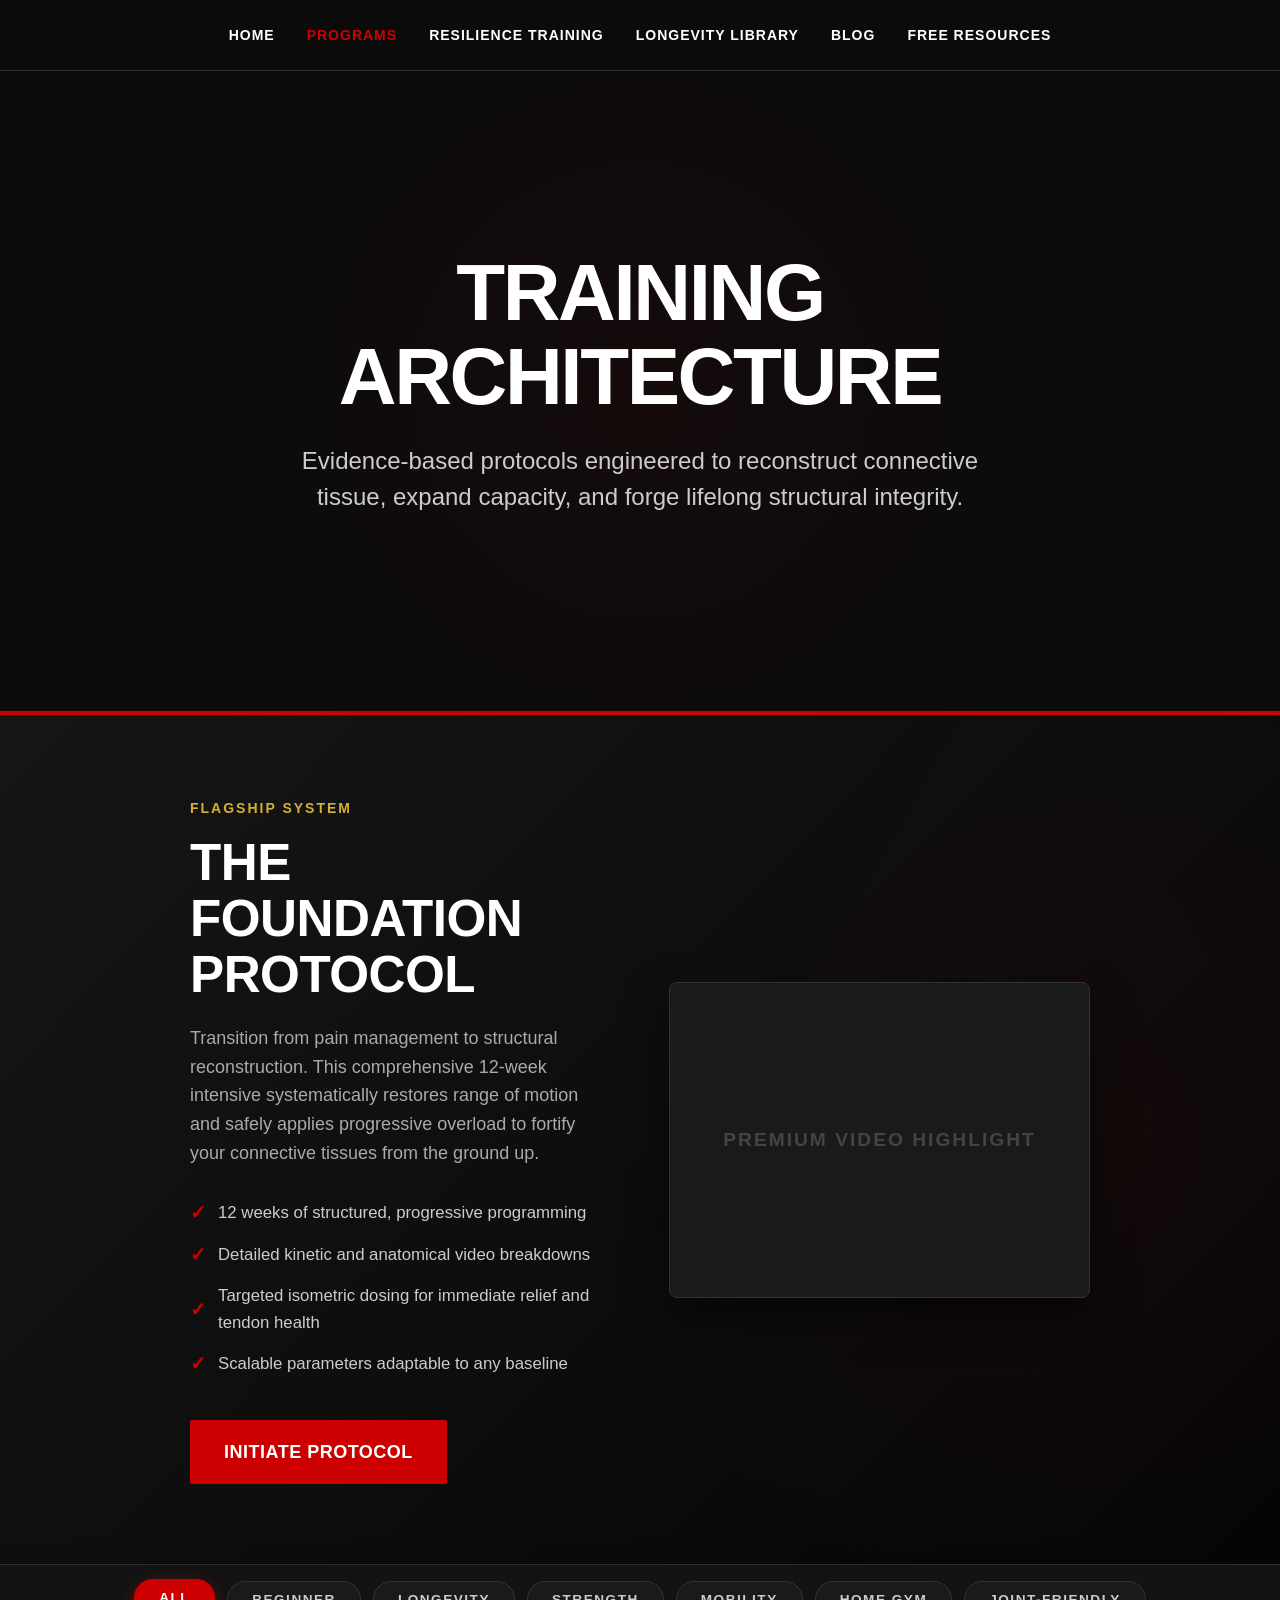
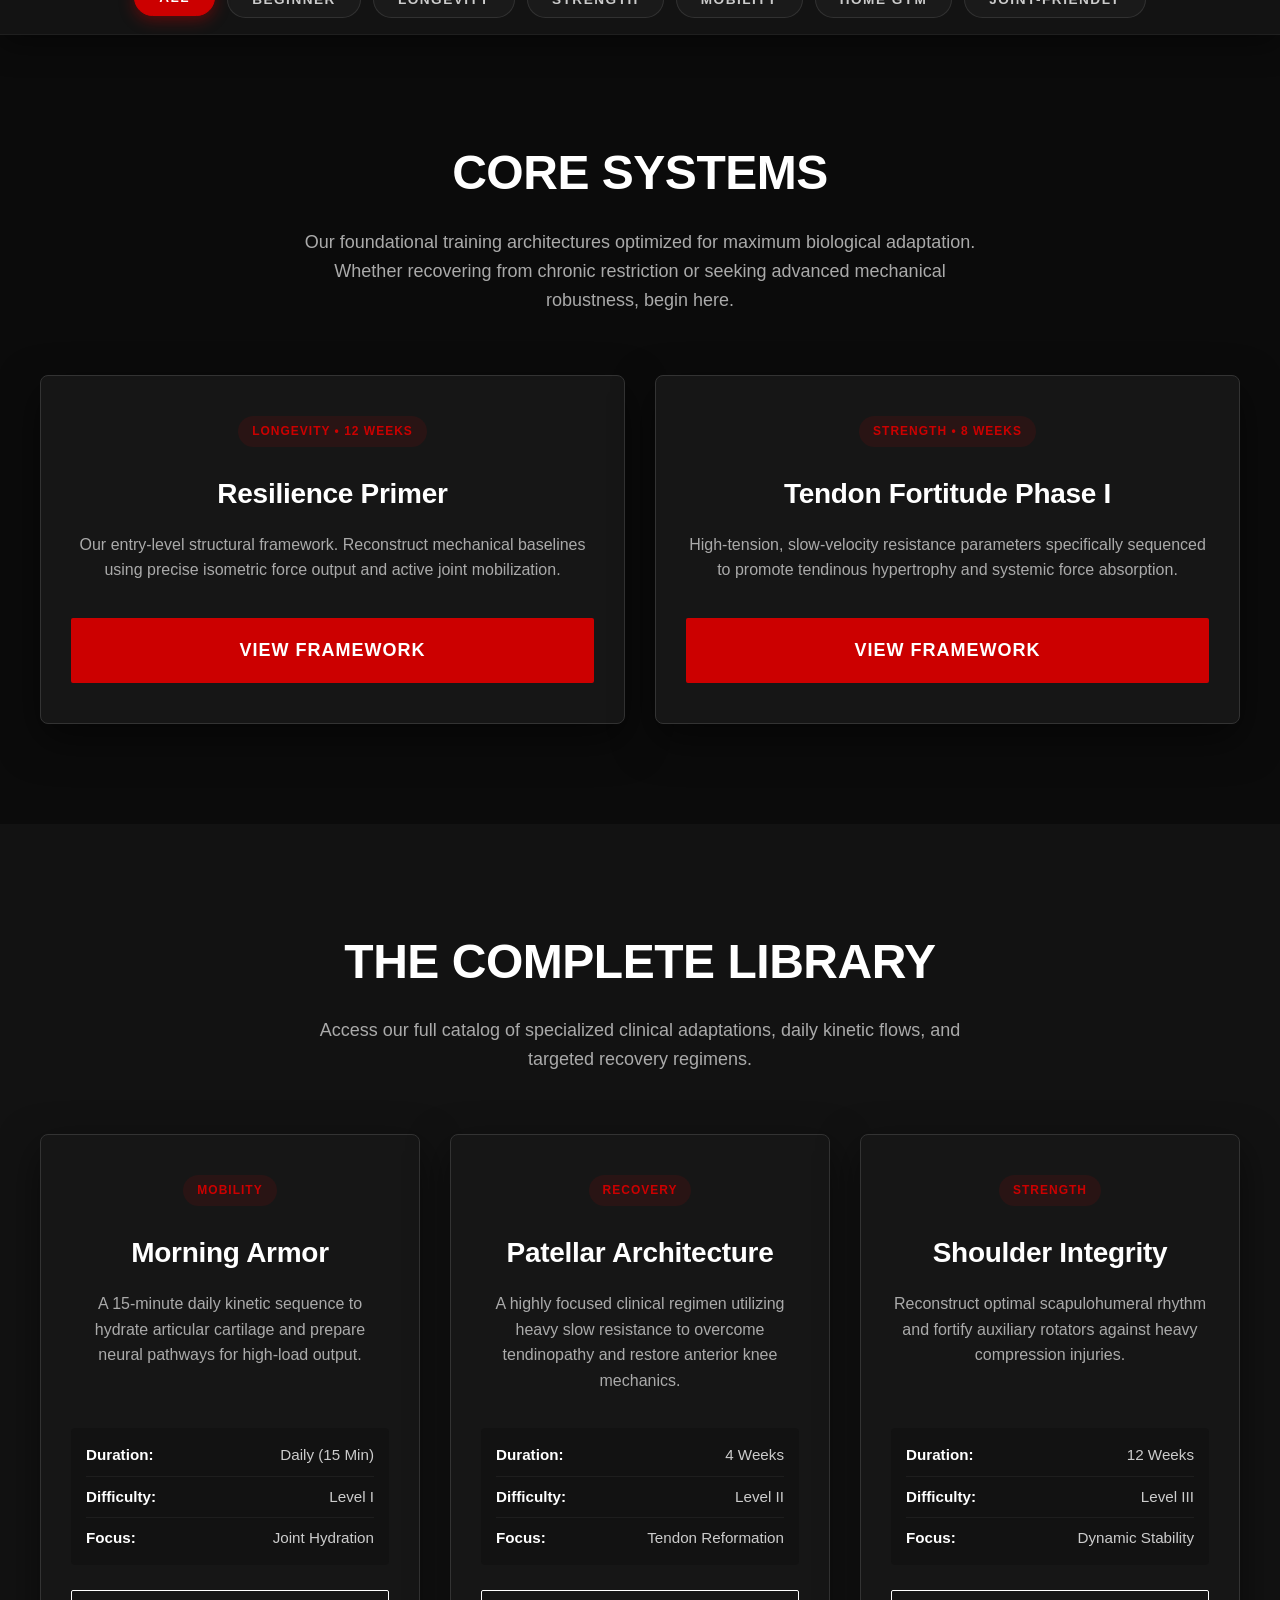
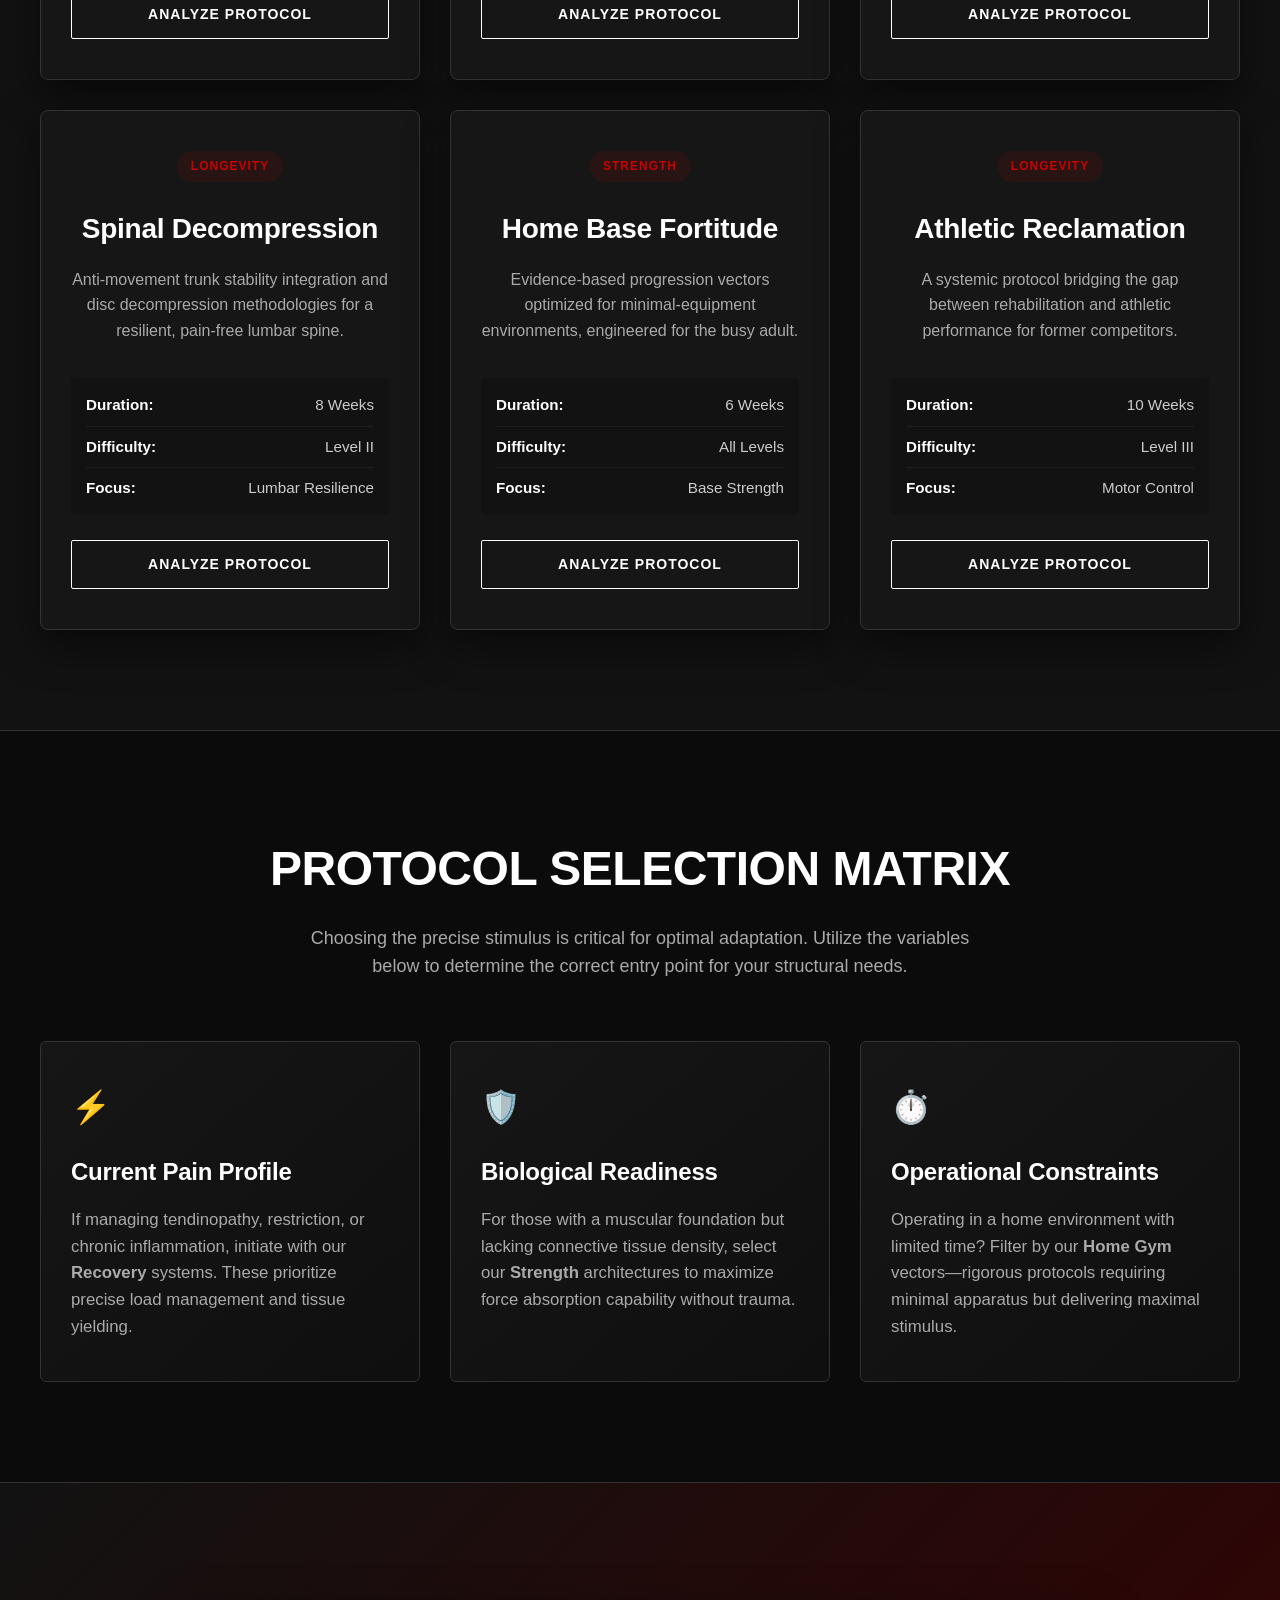
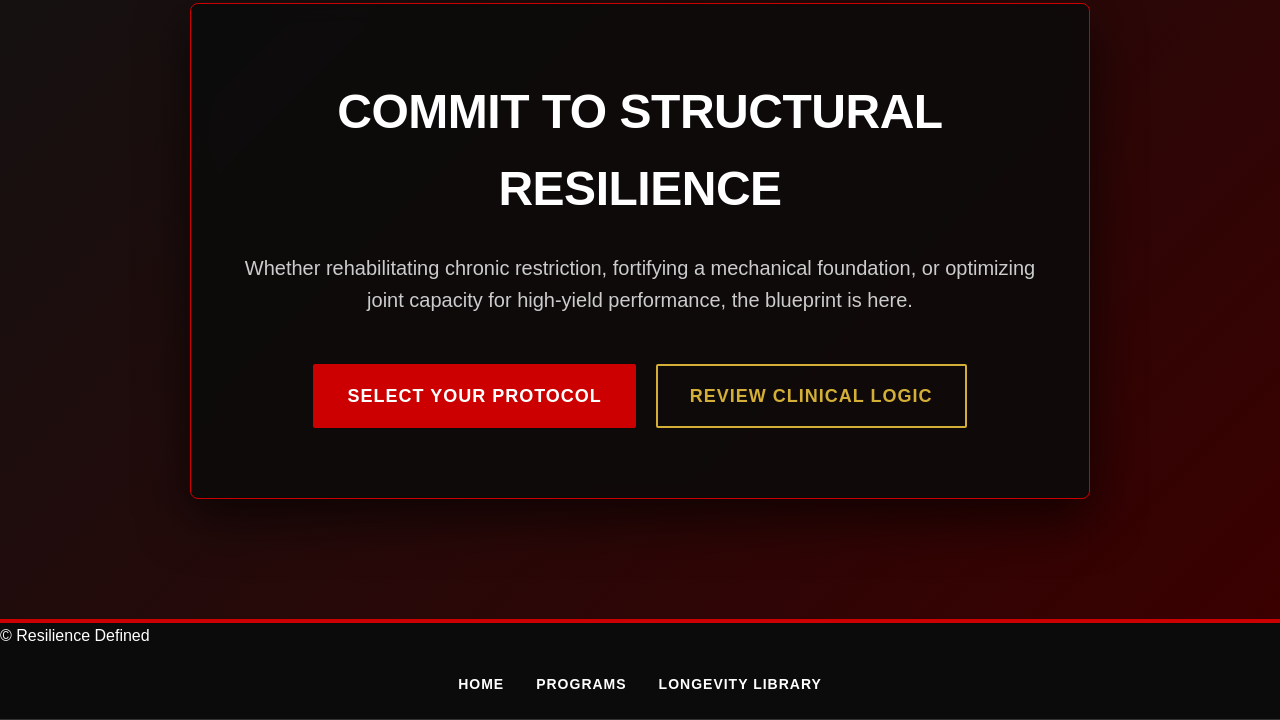
<file: programs.html>
<!DOCTYPE html>
<html lang="en">
<head>
  <meta charset="UTF-8">
  <meta name="viewport" content="width=device-width, initial-scale=1.0">
  <title>Programs - Resilience Defined</title>
  <link rel="stylesheet" href="../styles.css">
</head>
<body>
  <nav>
    <a href="../index.html">Home</a>
    <a href="programs.html" class="active">Programs</a>
    <a href="longevity-training.html">Resilience Training</a>
    <a href="longevity-library.html">Longevity Library</a>
    <a href="blog.html">Blog</a>
    <a href="free-resources.html">Free Resources</a>
  </nav>

  <main>
  <header class="premium-hero">
    <div class="hero-content">
      <h1 class="hero-headline">Training Architecture</h1>
      <p class="hero-subheadline">Evidence-based protocols engineered to reconstruct connective tissue, expand capacity, and forge lifelong structural integrity.</p>
    </div>
  </header>

  <section class="highlight-featured">
    <div class="highlight-container">
      <div class="highlight-content">
        <span class="highlight-label">Flagship System</span>
        <h2 class="highlight-title">The Foundation Protocol</h2>
        <p class="highlight-desc">Transition from pain management to structural reconstruction. This comprehensive 12-week intensive systematically restores range of motion and safely applies progressive overload to fortify your connective tissues from the ground up.</p>
        <ul class="highlight-benefits">
          <li>12 weeks of structured, progressive programming</li>
          <li>Detailed kinetic and anatomical video breakdowns</li>
          <li>Targeted isometric dosing for immediate relief and tendon health</li>
          <li>Scalable parameters adaptable to any baseline</li>
        </ul>
        <a href="#" class="btn btn-primary">Initiate Protocol</a>
      </div>
      <div class="highlight-image-box">
        <!-- Placeholder for embedded video or high-res imagery -->
      </div>
    </div>
  </section>

  <div class="filter-bar">
    <div class="filter-container">
      <button class="filter-btn active">All</button>
      <button class="filter-btn">Beginner</button>
      <button class="filter-btn">Longevity</button>
      <button class="filter-btn">Strength</button>
      <button class="filter-btn">Mobility</button>
      <button class="filter-btn">Home Gym</button>
      <button class="filter-btn">Joint-Friendly</button>
    </div>
  </div>

  <section class="featured-section">
    <div class="featured-programs-container">
      <div class="section-header">
        <h2 class="section-headline">Core Systems</h2>
        <p class="section-intro">Our foundational training architectures optimized for maximum biological adaptation. Whether recovering from chronic restriction or seeking advanced mechanical robustness, begin here.</p>
      </div>
      <div class="program-grid">
        <!-- Featured Card 1 -->
        <div class="program-card">
          <div><span class="program-tag">Longevity • 12 Weeks</span></div>
          <h3 class="program-title">Resilience Primer</h3>
          <p class="program-desc">Our entry-level structural framework. Reconstruct mechanical baselines using precise isometric force output and active joint mobilization.</p>
          <a href="#" class="btn btn-primary">View Framework</a>
        </div>
        <!-- Featured Card 2 -->
        <div class="program-card">
          <div><span class="program-tag">Strength • 8 Weeks</span></div>
          <h3 class="program-title">Tendon Fortitude Phase I</h3>
          <p class="program-desc">High-tension, slow-velocity resistance parameters specifically sequenced to promote tendinous hypertrophy and systemic force absorption.</p>
          <a href="#" class="btn btn-primary">View Framework</a>
        </div>
      </div>
    </div>
  </section>

  <section class="library-section">
    <div class="featured-programs-container">
      <div class="section-header">
        <h2 class="section-headline">The Complete Library</h2>
        <p class="section-intro">Access our full catalog of specialized clinical adaptations, daily kinetic flows, and targeted recovery regimens.</p>
      </div>
      <div class="program-grid">
        <!-- Library Card 1 -->
        <div class="program-card">
          <div><span class="program-tag">Mobility</span></div>
          <h3 class="program-title">Morning Armor</h3>
          <p class="program-desc">A 15-minute daily kinetic sequence to hydrate articular cartilage and prepare neural pathways for high-load output.</p>
          <ul class="program-details">
            <li><strong>Duration:</strong> <span>Daily (15 Min)</span></li>
            <li><strong>Difficulty:</strong> <span>Level I</span></li>
            <li><strong>Focus:</strong> <span>Joint Hydration</span></li>
          </ul>
          <a href="#" class="btn-outline">Analyze Protocol</a>
        </div>
        <!-- Library Card 2 -->
        <div class="program-card">
          <div><span class="program-tag">Recovery</span></div>
          <h3 class="program-title">Patellar Architecture</h3>
          <p class="program-desc">A highly focused clinical regimen utilizing heavy slow resistance to overcome tendinopathy and restore anterior knee mechanics.</p>
          <ul class="program-details">
            <li><strong>Duration:</strong> <span>4 Weeks</span></li>
            <li><strong>Difficulty:</strong> <span>Level II</span></li>
            <li><strong>Focus:</strong> <span>Tendon Reformation</span></li>
          </ul>
          <a href="#" class="btn-outline">Analyze Protocol</a>
        </div>
        <!-- Library Card 3 -->
        <div class="program-card">
          <div><span class="program-tag">Strength</span></div>
          <h3 class="program-title">Shoulder Integrity</h3>
          <p class="program-desc">Reconstruct optimal scapulohumeral rhythm and fortify auxiliary rotators against heavy compression injuries.</p>
          <ul class="program-details">
            <li><strong>Duration:</strong> <span>12 Weeks</span></li>
            <li><strong>Difficulty:</strong> <span>Level III</span></li>
            <li><strong>Focus:</strong> <span>Dynamic Stability</span></li>
          </ul>
          <a href="#" class="btn-outline">Analyze Protocol</a>
        </div>
        <!-- Library Card 4 -->
        <div class="program-card">
          <div><span class="program-tag">Longevity</span></div>
          <h3 class="program-title">Spinal Decompression</h3>
          <p class="program-desc">Anti-movement trunk stability integration and disc decompression methodologies for a resilient, pain-free lumbar spine.</p>
          <ul class="program-details">
            <li><strong>Duration:</strong> <span>8 Weeks</span></li>
            <li><strong>Difficulty:</strong> <span>Level II</span></li>
            <li><strong>Focus:</strong> <span>Lumbar Resilience</span></li>
          </ul>
          <a href="#" class="btn-outline">Analyze Protocol</a>
        </div>
        <!-- Library Card 5 -->
        <div class="program-card">
          <div><span class="program-tag">Strength</span></div>
          <h3 class="program-title">Home Base Fortitude</h3>
          <p class="program-desc">Evidence-based progression vectors optimized for minimal-equipment environments, engineered for the busy adult.</p>
          <ul class="program-details">
            <li><strong>Duration:</strong> <span>6 Weeks</span></li>
            <li><strong>Difficulty:</strong> <span>All Levels</span></li>
            <li><strong>Focus:</strong> <span>Base Strength</span></li>
          </ul>
          <a href="#" class="btn-outline">Analyze Protocol</a>
        </div>
        <!-- Library Card 6 -->
        <div class="program-card">
          <div><span class="program-tag">Longevity</span></div>
          <h3 class="program-title">Athletic Reclamation</h3>
          <p class="program-desc">A systemic protocol bridging the gap between rehabilitation and athletic performance for former competitors.</p>
          <ul class="program-details">
            <li><strong>Duration:</strong> <span>10 Weeks</span></li>
            <li><strong>Difficulty:</strong> <span>Level III</span></li>
            <li><strong>Focus:</strong> <span>Motor Control</span></li>
          </ul>
          <a href="#" class="btn-outline">Analyze Protocol</a>
        </div>
      </div>
    </div>
  </section>

  <section class="guidance-section">
    <div class="featured-programs-container">
      <div class="section-header">
        <h2 class="section-headline">Protocol Selection Matrix</h2>
        <p class="section-intro">Choosing the precise stimulus is critical for optimal adaptation. Utilize the variables below to determine the correct entry point for your structural needs.</p>
      </div>
      <div class="guidance-grid">
        <!-- Guidance Card 1 -->
        <div class="guidance-card">
          <span class="guidance-icon">⚡</span>
          <h3 class="guidance-title">Current Pain Profile</h3>
          <p class="guidance-desc">If managing tendinopathy, restriction, or chronic inflammation, initiate with our <strong>Recovery</strong> systems. These prioritize precise load management and tissue yielding.</p>
        </div>
        <!-- Guidance Card 2 -->
        <div class="guidance-card">
          <span class="guidance-icon">🛡️</span>
          <h3 class="guidance-title">Biological Readiness</h3>
          <p class="guidance-desc">For those with a muscular foundation but lacking connective tissue density, select our <strong>Strength</strong> architectures to maximize force absorption capability without trauma.</p>
        </div>
        <!-- Guidance Card 3 -->
        <div class="guidance-card">
          <span class="guidance-icon">⏱️</span>
          <h3 class="guidance-title">Operational Constraints</h3>
          <p class="guidance-desc">Operating in a home environment with limited time? Filter by our <strong>Home Gym</strong> vectors—rigorous protocols requiring minimal apparatus but delivering maximal stimulus.</p>
        </div>
      </div>
    </div>
  </section>

  <section class="lead-magnet" style="padding: 120px 20px;">
    <div class="lead-magnet-container" style="max-width: 900px;">
      <h2 class="lead-headline">Commit To Structural Resilience</h2>
      <p class="lead-text">Whether rehabilitating chronic restriction, fortifying a mechanical foundation, or optimizing joint capacity for high-yield performance, the blueprint is here.</p>
      <div style="display: flex; gap: 20px; justify-content: center; flex-wrap: wrap;">
        <a href="#" class="btn btn-primary">Select Your Protocol</a>
        <a href="#" class="btn btn-secondary">Review Clinical Logic</a>
      </div>
    </div>
  </section>
  </main>

  <footer>
    <p>© Resilience Defined</p>
    <nav>
      <a href="../index.html">Home</a>
      <a href="programs.html">Programs</a>
      <a href="longevity-library.html">Longevity Library</a>
    </nav>
  </footer>

</body>
</html>
</file>
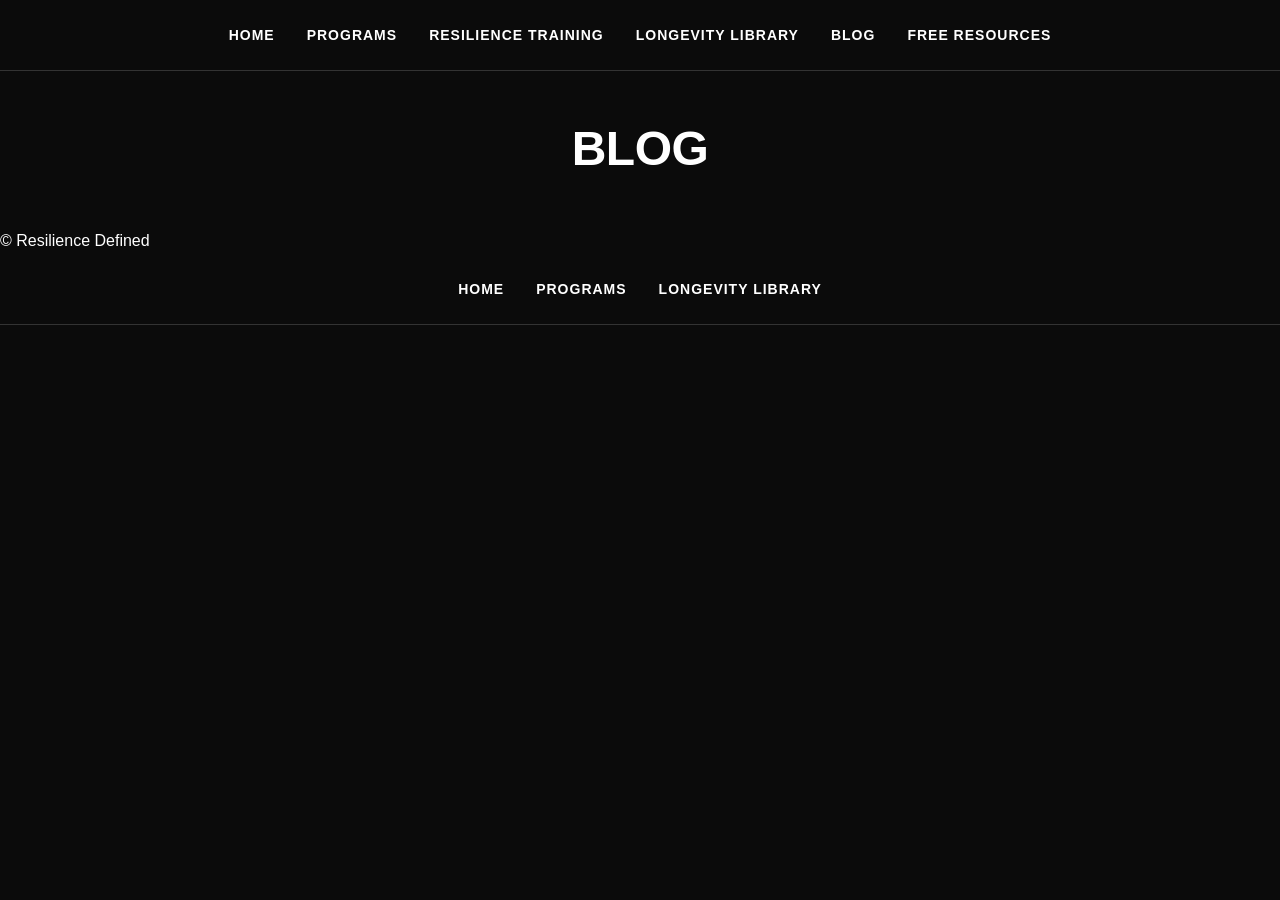
<file: pages/pages/blog.html>
<!DOCTYPE html>
<html lang="en">
<head>
  <meta charset="UTF-8">
  <meta name="viewport" content="width=device-width, initial-scale=1.0">
  <title>Blog</title>
  <link rel="stylesheet" href="../styles.css">
</head>
<body>
  <nav>
    <a href="../index.html">Home</a>
    <a href="programs.html">Programs</a>
    <a href="longevity-training.html">Resilience Training</a>
    <a href="longevity-library.html">Longevity Library</a>
    <a href="blog.html">Blog</a>
    <a href="free-resources.html">Free Resources</a>
  </nav>
  <main>
  <h1>Blog</h1>
  </main>

  <footer>
    <p>© Resilience Defined</p>
    <nav>
      <a href="../index.html">Home</a>
      <a href="programs.html">Programs</a>
      <a href="longevity-library.html">Longevity Library</a>
    </nav>
  </footer>
</body>
</html>
</file>
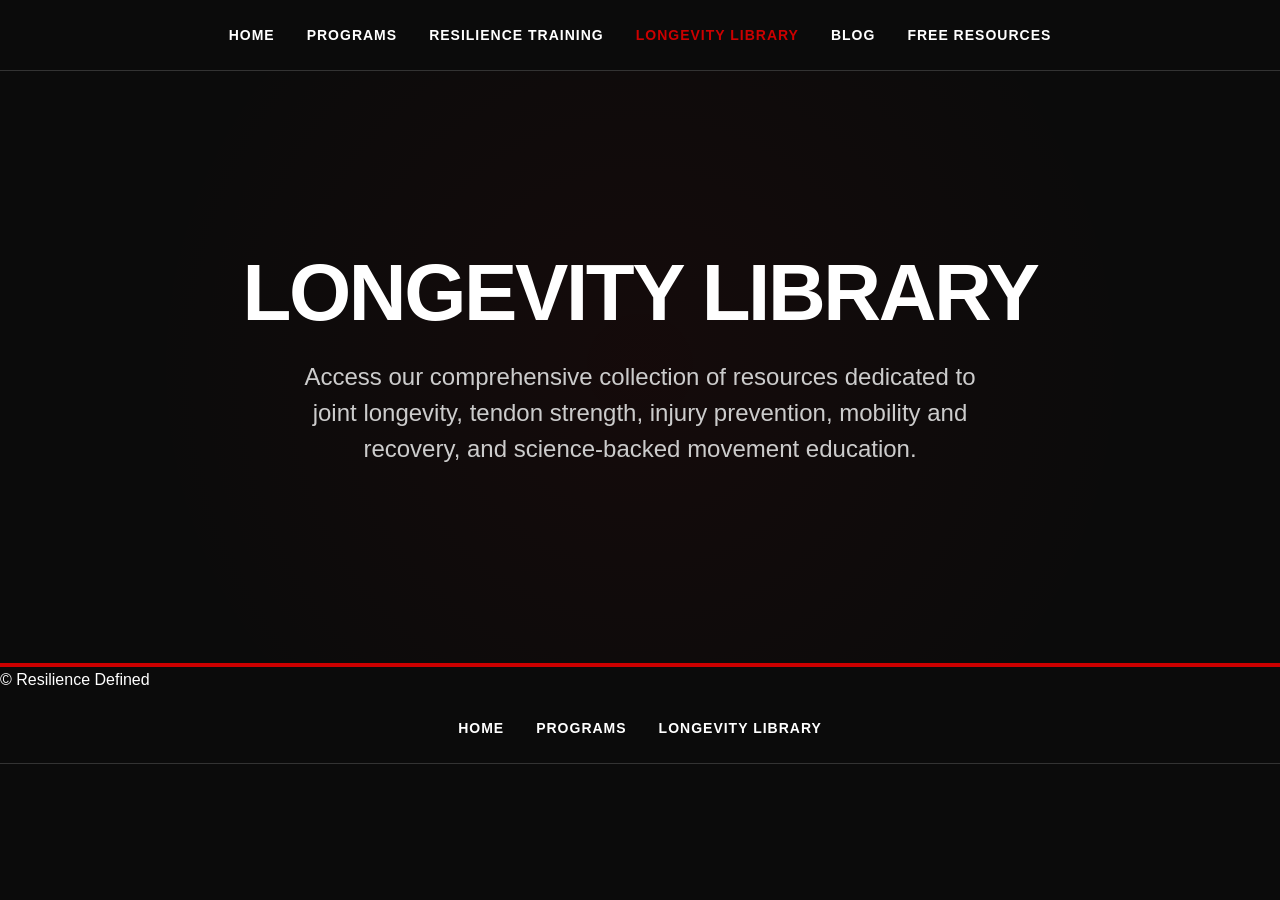
<file: pages/pages/longevity-library.html>
<!DOCTYPE html>
<html lang="en">
<head>
  <meta charset="UTF-8">
  <meta name="viewport" content="width=device-width, initial-scale=1.0">
  <title>Longevity Library</title>
  <link rel="stylesheet" href="../styles.css">
</head>
<body>
  <nav>
    <a href="../index.html">Home</a>
    <a href="programs.html">Programs</a>
    <a href="longevity-training.html">Resilience Training</a>
    <a href="longevity-library.html" class="active">Longevity Library</a>
    <a href="blog.html">Blog</a>
    <a href="free-resources.html">Free Resources</a>
  </nav>
  <main>
  <header class="premium-hero">
    <div class="hero-content">
      <h1 class="hero-headline">Longevity Library</h1>
      <p class="hero-subheadline">Access our comprehensive collection of resources dedicated to joint longevity, tendon strength, injury prevention, mobility and recovery, and science-backed movement education.</p>
    </div>
  </header>
  </main>

  <footer>
    <p>© Resilience Defined</p>
    <nav>
      <a href="../index.html">Home</a>
      <a href="programs.html">Programs</a>
      <a href="longevity-library.html">Longevity Library</a>
    </nav>
  </footer>

</body>
</html>
</file>
<file: styles.css>
/* Base Styles & Typography */
:root {
  --bg-dark: #0b0b0b;
  --bg-card: #161616;
  --bg-section: #121212;
  --text-main: #ffffff;
  --text-muted: #aaaaaa;
  --text-sub: #cccccc;
  --accent-red: #cc0000;
  --accent-red-hover: #990000;
  --accent-gold: #d4af37;
  --border-color: #333333;
}

* {
  margin: 0;
  padding: 0;
  box-sizing: border-box;
}

body {
  background-color: var(--bg-dark);
  color: var(--text-main);
  font-family: -apple-system, BlinkMacSystemFont, "Segoe UI", Roboto, Helvetica, Arial, sans-serif, "Apple Color Emoji", "Segoe UI Emoji", "Segoe UI Symbol";
  line-height: 1.6;
  -webkit-font-smoothing: antialiased;
}

h1, h2, h3, h4, h5, h6 {
  margin-top: 0;
  font-weight: 800;
  letter-spacing: -0.01em;
  color: var(--text-main);
}

h1 {
  font-size: 3rem;
  text-transform: uppercase;
  color: var(--text-main);
  text-align: center;
  margin: 40px 0;
}

/* Navigation */
nav {
  display: flex;
  justify-content: center;
  align-items: center;
  padding: 24px;
  background-color: var(--bg-dark);
  border-bottom: 1px solid var(--border-color);
  position: sticky;
  top: 0;
  z-index: 100;
}

nav a {
  color: var(--text-main);
  margin: 0 16px;
  text-decoration: none;
  font-weight: 600;
  font-size: 0.875rem;
  text-transform: uppercase;
  letter-spacing: 1px;
  transition: color 0.2s ease;
}

nav a:hover, nav a.active {
  color: var(--accent-red);
}

/* Base Buttons */
.btn {
  display: inline-block;
  padding: 16px 32px;
  font-size: 1.125rem;
  font-weight: 700;
  text-decoration: none;
  text-transform: uppercase;
  letter-spacing: 1px;
  border-radius: 2px;
  transition: all 0.2s ease-in-out;
  cursor: pointer;
  text-align: center;
}

.btn-primary {
  background-color: var(--accent-red);
  color: #ffffff;
  border: 2px solid var(--accent-red);
}

.btn-primary:hover {
  background-color: var(--accent-red-hover);
  border-color: var(--accent-red-hover);
}

.btn-secondary {
  background-color: transparent;
  color: var(--accent-gold);
  border: 2px solid var(--accent-gold);
}

.btn-secondary:hover {
  background-color: rgba(212, 175, 55, 0.1);
}

.btn-outline {
  display: inline-block;
  padding: 12px 24px;
  font-size: 0.875rem;
  font-weight: 700;
  text-decoration: none;
  text-transform: uppercase;
  letter-spacing: 1px;
  color: #ffffff;
  border: 1px solid #ffffff;
  border-radius: 2px;
  transition: all 0.2s ease;
  text-align: center;
}

.btn-outline:hover {
  background-color: #ffffff;
  color: #121212;
}

/* Premium Hero Section */
.premium-hero {
  background-color: var(--bg-dark);
  padding: 140px 20px;
  text-align: center;
  border-bottom: 4px solid var(--accent-red);
  position: relative;
  overflow: hidden;
}

/* Subtle background gradient for hero */
.premium-hero::before {
  content: '';
  position: absolute;
  top: 0; left: 0; right: 0; bottom: 0;
  background: radial-gradient(circle at center, rgba(204,0,0,0.05) 0%, rgba(11,11,11,0) 70%);
  pointer-events: none;
}

.premium-hero .hero-content {
  max-width: 900px;
  margin: 0 auto;
  position: relative;
  z-index: 1;
}

.premium-hero .hero-headline {
  font-size: clamp(3rem, 8vw, 5rem);
  text-transform: uppercase;
  letter-spacing: -0.03em;
  margin-bottom: 1.5rem;
  line-height: 1.05;
}

.premium-hero .hero-subheadline {
  font-size: clamp(1.125rem, 3vw, 1.5rem);
  color: var(--text-sub);
  margin-bottom: 3.5rem;
  font-weight: 400;
  line-height: 1.5;
  max-width: 700px;
  margin-left: auto;
  margin-right: auto;
}

.premium-hero .hero-actions {
  display: flex;
  gap: 24px;
  justify-content: center;
  align-items: center;
  flex-wrap: wrap;
}

/* Generic Section Header */
.section-header {
  text-align: center;
  margin-bottom: 60px;
}
.section-headline {
  font-size: clamp(2rem, 5vw, 3rem);
  text-transform: uppercase;
  letter-spacing: -0.01em;
  margin-bottom: 1rem;
}
.section-intro {
  font-size: 1.125rem;
  color: var(--text-muted);
  max-width: 700px;
  margin: 0 auto;
  line-height: 1.6;
}

/* Featured Programs Section */
.featured-programs {
  background-color: var(--bg-section);
  padding: 100px 20px;
}
.featured-programs-container {
  max-width: 1200px;
  margin: 0 auto;
}
.program-grid {
  display: grid;
  grid-template-columns: repeat(auto-fit, minmax(320px, 1fr));
  gap: 30px;
}
.program-card {
  background-color: var(--bg-card);
  border: 1px solid var(--border-color);
  border-radius: 4px;
  padding: 40px 30px;
  text-align: center;
  transition: transform 0.3s ease, border-color 0.3s ease, box-shadow 0.3s ease;
  display: flex;
  flex-direction: column;
}
.program-card:hover {
  transform: translateY(-8px);
  border-color: var(--accent-gold);
  box-shadow: 0 10px 30px rgba(0,0,0,0.5);
}
.program-tag {
  display: inline-block;
  font-size: 0.75rem;
  font-weight: 700;
  text-transform: uppercase;
  letter-spacing: 1px;
  color: var(--accent-red);
  background-color: rgba(204, 0, 0, 0.1);
  padding: 6px 14px;
  border-radius: 20px;
  margin-bottom: 25px;
}
.program-title {
  font-size: 1.75rem;
  margin-bottom: 15px;
}
.program-desc {
  color: var(--text-muted);
  line-height: 1.6;
  margin-bottom: 35px;
  flex-grow: 1;
}
.program-card .btn-outline {
  width: 100%;
  box-sizing: border-box;
}

/* Testimonials Section */
.testimonials {
  background-color: var(--bg-dark);
  padding: 100px 20px;
}
.testimonials-container {
  max-width: 1200px;
  margin: 0 auto;
}
.testimonial-grid {
  display: grid;
  grid-template-columns: repeat(auto-fit, minmax(320px, 1fr));
  gap: 30px;
}
.testimonial-card {
  background-color: var(--bg-card);
  border: 1px solid var(--border-color);
  border-radius: 4px;
  padding: 40px 30px;
  text-align: left;
  position: relative;
  transition: border-color 0.3s ease;
}
.testimonial-card:hover {
  border-color: #555;
}
.testimonial-quote-icon {
  font-size: 4rem;
  color: var(--accent-red);
  opacity: 0.15;
  position: absolute;
  top: 10px;
  left: 20px;
  font-family: Georgia, serif;
  line-height: 1;
}
.testimonial-text {
  font-size: 1.125rem;
  font-style: italic;
  color: var(--text-sub);
  line-height: 1.7;
  margin-bottom: 30px;
  position: relative;
  z-index: 1;
}
.testimonial-author {
  font-weight: 700;
  font-size: 1.125rem;
  color: var(--text-main);
  margin-bottom: 5px;
}
.testimonial-descriptor {
  font-size: 0.875rem;
  color: var(--accent-gold);
  text-transform: uppercase;
  letter-spacing: 1px;
  font-weight: 600;
}

/* Lead Magnet / Free Resources Section */
.lead-magnet {
  background: linear-gradient(135deg, #121212 0%, #3a0000 100%);
  padding: 120px 20px;
  text-align: center;
  border-top: 1px solid var(--border-color);
  border-bottom: 4px solid var(--accent-red);
}
.lead-magnet-container {
  max-width: 800px;
  margin: 0 auto;
  background-color: rgba(11, 11, 11, 0.85);
  padding: 70px 40px;
  border-radius: 8px;
  border: 1px solid var(--accent-red);
  box-shadow: 0 20px 50px rgba(0, 0, 0, 0.6);
  backdrop-filter: blur(10px);
}
.lead-headline {
  font-size: clamp(2rem, 5vw, 3rem);
  font-weight: 800;
  text-transform: uppercase;
  letter-spacing: -0.01em;
  margin-bottom: 1.5rem;
}
.lead-text {
  font-size: 1.25rem;
  color: var(--text-sub);
  margin-bottom: 3rem;
  line-height: 1.6;
}

/* Blog Preview Section */
.blog-preview {
  background-color: var(--bg-section);
  padding: 100px 20px;
}
.blog-container {
  max-width: 1200px;
  margin: 0 auto;
}
.blog-grid {
  display: grid;
  grid-template-columns: repeat(auto-fit, minmax(320px, 1fr));
  gap: 30px;
}
.blog-card {
  background-color: var(--bg-card);
  border: 1px solid var(--border-color);
  border-radius: 4px;
  overflow: hidden;
  display: flex;
  flex-direction: column;
  transition: transform 0.3s ease, border-color 0.3s ease;
}
.blog-card:hover {
  transform: translateY(-5px);
  border-color: var(--accent-red);
}
.blog-image-placeholder {
  width: 100%;
  height: 220px;
  background-color: #222;
  display: flex;
  align-items: center;
  justify-content: center;
  color: #666;
  font-size: 0.875rem;
  text-transform: uppercase;
  letter-spacing: 1px;
  border-bottom: 1px solid var(--border-color);
}
.blog-content {
  padding: 35px 30px;
  display: flex;
  flex-direction: column;
  flex-grow: 1;
}
.blog-tag {
  font-size: 0.75rem;
  font-weight: 700;
  text-transform: uppercase;
  letter-spacing: 1px;
  color: var(--accent-gold);
  margin-bottom: 15px;
  display: inline-block;
}
.blog-title {
  font-size: 1.35rem;
  line-height: 1.4;
  margin-bottom: 15px;
}
.blog-desc {
  color: var(--text-muted);
  font-size: 1rem;
  line-height: 1.6;
  margin-bottom: 25px;
  flex-grow: 1;
}
.blog-link {
  color: var(--accent-red);
  text-decoration: none;
  font-weight: 700;
  font-size: 0.875rem;
  text-transform: uppercase;
  letter-spacing: 1px;
  transition: color 0.2s ease;
  display: inline-block;
}
.blog-link:hover {
  color: #ff4d4d;
}

/* Original Legacy Code (To be removed eventually) */
.hero {
  padding: 50px;
  text-align: center;
  background: #333;
}

/* =========================================
   PROGRAMS PAGE SPECIFIC STYLES
   ========================================= */

/* Category Filter Bar */
.filter-bar {
  background-color: rgba(22, 22, 22, 0.85); /* subtle glass effect */
  backdrop-filter: blur(12px);
  -webkit-backdrop-filter: blur(12px);
  border-bottom: 1px solid rgba(255, 255, 255, 0.05);
  padding: 16px 20px;
  position: sticky;
  top: 69px; /* adjust based on nav height */
  z-index: 90;
  box-shadow: 0 10px 30px rgba(0, 0, 0, 0.4);
}
.filter-container {
  max-width: 1200px;
  margin: 0 auto;
  display: flex;
  justify-content: center;
  gap: 12px;
  flex-wrap: wrap;
}
.filter-btn {
  background-color: rgba(255, 255, 255, 0.03);
  color: var(--text-sub);
  border: 1px solid rgba(255, 255, 255, 0.1);
  padding: 10px 24px;
  border-radius: 50px;
  font-size: 0.85rem;
  font-weight: 700;
  text-transform: uppercase;
  letter-spacing: 1.5px;
  cursor: pointer;
  transition: all 0.3s cubic-bezier(0.25, 0.8, 0.25, 1);
}
.filter-btn:hover {
  background-color: rgba(255, 255, 255, 0.1);
  color: #ffffff;
  border-color: rgba(255, 255, 255, 0.3);
  transform: translateY(-2px);
}
.filter-btn.active {
  background-color: var(--accent-red);
  color: #ffffff;
  border-color: var(--accent-red);
  box-shadow: 0 4px 15px rgba(204, 0, 0, 0.4);
  transform: translateY(-2px);
}

/* Highlighted Featured Section */
.highlight-featured {
  background: linear-gradient(135deg, var(--bg-card) 0%, #050505 100%);
  padding: 80px 20px;
  border-bottom: 1px solid var(--border-color);
  position: relative;
  overflow: hidden;
}
.highlight-featured::after {
  content: '';
  position: absolute;
  top: -50%;
  right: -10%;
  width: 50%;
  height: 200%;
  background: radial-gradient(circle, rgba(204, 0, 0, 0.05) 0%, transparent 60%);
  transform: rotate(30deg);
  pointer-events: none;
}
.highlight-container {
  max-width: 1200px;
  margin: 0 auto;
  display: flex;
  flex-direction: column;
  gap: 40px;
  position: relative;
  z-index: 1;
}
@media (min-width: 900px) {
  .highlight-container {
    flex-direction: row;
    align-items: center;
    gap: 60px;
  }
}
.highlight-content {
  flex: 1;
}
.highlight-label {
  font-size: 0.875rem;
  font-weight: 700;
  color: var(--accent-gold);
  text-transform: uppercase;
  letter-spacing: 2px;
  margin-bottom: 15px;
  display: inline-block;
}
.highlight-title {
  font-size: clamp(2.5rem, 4vw, 3.5rem);
  text-transform: uppercase;
  margin-bottom: 20px;
  line-height: 1.1;
}
.highlight-desc {
  font-size: 1.125rem;
  color: var(--text-muted);
  margin-bottom: 30px;
  line-height: 1.6;
  max-width: 600px;
}
.highlight-benefits {
  list-style: none;
  margin-bottom: 40px;
}
.highlight-benefits li {
  display: flex;
  align-items: center;
  margin-bottom: 12px;
  font-size: 1.05rem;
  color: var(--text-sub);
}
.highlight-benefits li::before {
  content: '✓';
  color: var(--accent-red);
  font-weight: bold;
  margin-right: 12px;
  font-size: 1.2rem;
}
.highlight-image-box {
  flex: 1;
  aspect-ratio: 4/3;
  background-color: #1a1a1a;
  border: 1px solid var(--border-color);
  border-radius: 8px;
  display: flex;
  align-items: center;
  justify-content: center;
  position: relative;
  overflow: hidden;
  box-shadow: 0 20px 40px rgba(0,0,0,0.5);
}
.highlight-image-box::before {
  content: 'PREMIUM VIDEO HIGHLIGHT';
  color: #444;
  font-weight: 700;
  letter-spacing: 2px;
  font-size: 1.2rem;
  text-transform: uppercase;
}

/* Program Sections Layout tweaks */
.featured-section {
  background-color: var(--bg-dark);
  padding: 100px 20px;
}
.library-section {
  background-color: var(--bg-section);
  padding: 100px 20px;
}

/* Program Details List */
.program-details {
  list-style: none;
  padding: 0;
  text-align: left;
  margin-bottom: 25px;
  color: var(--text-sub);
  font-size: 0.95rem;
  background: rgba(0,0,0,0.2);
  border-radius: 4px;
  padding: 15px;
}
.program-details li {
  margin-bottom: 8px;
  display: flex;
  justify-content: space-between;
  border-bottom: 1px solid rgba(255,255,255,0.05);
  padding-bottom: 8px;
}
.program-details li:last-child {
  margin-bottom: 0;
  border-bottom: none;
  padding-bottom: 0;
}
.program-details strong {
  color: var(--text-main);
  font-weight: 600;
}

/* Guidance Section Styles */
.guidance-section {
  background-color: var(--bg-dark);
  padding: 100px 20px;
  border-top: 1px solid var(--border-color);
}
.guidance-grid {
  display: grid;
  grid-template-columns: repeat(auto-fit, minmax(300px, 1fr));
  gap: 30px;
  margin-top: 50px;
}
.guidance-card {
  background: linear-gradient(to bottom right, var(--bg-card), #0f0f0f);
  border: 1px solid var(--border-color);
  border-radius: 6px;
  padding: 40px 30px;
  text-align: left;
  position: relative;
  overflow: hidden;
  transition: border-color 0.3s ease, transform 0.3s ease;
}
.guidance-card:hover {
  border-color: var(--accent-red);
  transform: translateY(-5px);
}
.guidance-icon {
  font-size: 2rem;
  margin-bottom: 20px;
  display: inline-block;
  color: var(--accent-gold);
}
.guidance-title {
  font-size: 1.5rem;
  margin-bottom: 15px;
  color: #ffffff;
}
.guidance-desc {
  color: var(--text-muted);
  line-height: 1.6;
  font-size: 1.05rem;
}

/* =========================================
   LONGEVITY LIBRARY SPECIFIC STYLES
   ========================================= */

/* Filter Bar Specific to the Library Navigation */
.topic-navigation {
  background-color: var(--bg-dark);
  position: relative;
  z-index: 10;
  margin-top: -30px; /* Slight overlap with the hero */
}
.topic-navigation .filter-bar {
  background-color: var(--bg-card);
  border: 1px solid var(--border-color);
  border-radius: 8px;
  max-width: 1200px;
  margin: 0 auto;
  padding: 24px;
  top: auto;
}
.topic-navigation .filter-container {
  justify-content: center;
  gap: 16px;
}
.topic-navigation .filter-btn {
  background-color: var(--bg-section);
  color: var(--text-sub);
  border: 1px solid var(--border-color);
  font-size: 0.875rem;
}
.topic-navigation .filter-btn:hover {
  border-color: var(--accent-gold);
  color: var(--text-main);
  background-color: rgba(212, 175, 55, 0.05); /* very subtle gold hover */
}
.topic-navigation .filter-btn.active {
  background-color: var(--accent-red);
  color: #ffffff;
  border-color: var(--accent-red);
}

/* Category Sections (Goals & Regions) reusing Program Grid */
.body-region-browse .program-card,
.training-goal-browse .program-card {
  align-items: flex-start; /* Left align content instead of center */
  text-align: left;
}

.body-region-browse .program-title,
.training-goal-browse .program-title {
  color: var(--text-main);
  font-size: 1.5rem;
}

.body-region-browse .btn-outline,
.training-goal-browse .btn-outline {
  width: auto; /* Revert full width buttons from the homepage for the library */
  font-size: 0.8rem;
  padding: 10px 20px;
  border-color: var(--border-color);
  color: var(--text-sub);
}

.body-region-browse .btn-outline:hover,
.training-goal-browse .btn-outline:hover {
  background-color: transparent;
  color: var(--accent-gold);
  border-color: var(--accent-gold);
}

/* Featured Guides (Blog Preview styling adjustments) */
.blog-preview .blog-card {
  background-color: var(--bg-card);
  border: 1px solid var(--border-color);
}
.blog-preview .blog-tag {
  color: var(--accent-red); 
}
.blog-preview .blog-title {
  color: var(--text-main);
}

/* =========================================
   RESILIENCE PROTOCOL GENERATOR (FREE RESOURCES)
   ========================================= */

/* How It Works Grid refinements */
.program-grid .program-card {
  position: relative;
  overflow: hidden;
}

/* Base Protocol Form Styling */
.featured-programs form select {
  -webkit-appearance: none;
  -moz-appearance: none;
  appearance: none;
  background-image: url("data:image/svg+xml;charset=UTF-8,%3csvg xmlns='http://www.w3.org/2000/svg' viewBox='0 0 24 24' fill='none' stroke='%23ffffff' stroke-width='2' stroke-linecap='round' stroke-linejoin='round'%3e%3cpolyline points='6 9 12 15 18 9'%3e%3c/polyline%3e%3c/svg%3e");
  background-repeat: no-repeat;
  background-position: right 1rem center;
  background-size: 1em;
  transition: border-color 0.2s ease, box-shadow 0.2s ease;
  cursor: pointer;
}

.featured-programs form select:focus {
  outline: none;
  border-color: var(--accent-red);
  box-shadow: 0 0 0 2px rgba(204, 0, 0, 0.2);
}

.featured-programs form select option {
  background-color: var(--bg-card);
  color: var(--text-main);
  padding: 10px;
}

/* Form Area specific container tweaks */
.featured-programs-container .program-card {
  box-shadow: 0 15px 40px rgba(0, 0, 0, 0.5);
  border-radius: 8px;
}

/* Protocol Preview Results Card */
.highlight-featured .highlight-container {
  max-width: 900px;
  margin: 0 auto;
}

.highlight-featured .btn-primary {
  display: inline-block;
  font-size: 1.125rem;
  letter-spacing: 0.5px;
}

/* Dual CTA alignment */
.lead-magnet-container .btn-secondary {
  border-width: 2px;
}

/* =========================================
   GENERATE MY PROTOCOL ADVANCED STYLING
   ========================================= */

/* Form Fields Hover State */
.featured-programs form select:hover {
  border-color: rgba(255, 255, 255, 0.4);
  background-color: rgba(0, 0, 0, 0.7);
}

/* Generate My Protocol Button Styling */
#generate-btn {
  margin-top: 15px;
  font-size: 1.15rem;
  letter-spacing: 1px;
  text-transform: uppercase;
  transition: all 0.3s ease;
  box-shadow: 0 4px 15px rgba(204, 0, 0, 0.3);
}

#generate-btn:hover {
  transform: translateY(-2px);
  box-shadow: 0 6px 20px rgba(204, 0, 0, 0.5);
  background-color: var(--accent-gold);
  border-color: var(--accent-gold);
}

#generate-btn:active {
  transform: translateY(1px);
  box-shadow: 0 2px 10px rgba(204, 0, 0, 0.3);
}

/* Generated Result Card Animations and Spacing */
@keyframes slideUpFadeIn {
  from {
    opacity: 0;
    transform: translateY(30px);
  }
  to {
    opacity: 1;
    transform: translateY(0);
  }
}

#protocol-results-container .highlight-container > div {
  animation: slideUpFadeIn 0.6s ease-out forwards;
  transition: transform 0.3s ease, box-shadow 0.3s ease;
  will-change: transform, opacity;
}

#protocol-results-container .highlight-container > div:hover {
  transform: translateY(-5px);
  box-shadow: 0 15px 40px rgba(212, 175, 55, 0.15) !important;
}

/* Internal Result Card items hover mapping */
#protocol-results-container .highlight-container > div > div:nth-child(2) > div {
  transition: background-color 0.3s ease, transform 0.3s ease;
  cursor: default;
}

#protocol-results-container .highlight-container > div > div:nth-child(2) > div:hover {
  background-color: rgba(204, 0, 0, 0.1) !important;
  transform: translateX(5px);
}
</file>
<file: pages/styles.css>
/* Base Styles & Typography */
:root {
  --bg-dark: #0b0b0b;
  --bg-card: #161616;
  --bg-section: #121212;
  --text-main: #ffffff;
  --text-muted: #aaaaaa;
  --text-sub: #cccccc;
  --accent-red: #cc0000;
  --accent-red-hover: #990000;
  --accent-gold: #d4af37;
  --border-color: #333333;
}

* {
  margin: 0;
  padding: 0;
  box-sizing: border-box;
}

body {
  background-color: var(--bg-dark);
  color: var(--text-main);
  font-family: -apple-system, BlinkMacSystemFont, "Segoe UI", Roboto, Helvetica, Arial, sans-serif, "Apple Color Emoji", "Segoe UI Emoji", "Segoe UI Symbol";
  line-height: 1.6;
  -webkit-font-smoothing: antialiased;
}

h1, h2, h3, h4, h5, h6 {
  margin-top: 0;
  font-weight: 800;
  letter-spacing: -0.01em;
  color: var(--text-main);
}

h1 {
  font-size: 3rem;
  text-transform: uppercase;
  color: var(--text-main);
  text-align: center;
  margin: 40px 0;
}

/* Navigation */
nav {
  display: flex;
  justify-content: center;
  align-items: center;
  padding: 24px;
  background-color: var(--bg-dark);
  border-bottom: 1px solid var(--border-color);
  position: sticky;
  top: 0;
  z-index: 100;
}

nav a {
  color: var(--text-main);
  margin: 0 16px;
  text-decoration: none;
  font-weight: 600;
  font-size: 0.875rem;
  text-transform: uppercase;
  letter-spacing: 1px;
  transition: color 0.2s ease;
}

nav a:hover, nav a.active {
  color: var(--accent-red);
}

/* Base Buttons */
.btn {
  display: inline-block;
  padding: 16px 32px;
  font-size: 1.125rem;
  font-weight: 700;
  text-decoration: none;
  text-transform: uppercase;
  letter-spacing: 1px;
  border-radius: 2px;
  transition: all 0.2s ease-in-out;
  cursor: pointer;
  text-align: center;
}

.btn-primary {
  background-color: var(--accent-red);
  color: #ffffff;
  border: 2px solid var(--accent-red);
}

.btn-primary:hover {
  background-color: var(--accent-red-hover);
  border-color: var(--accent-red-hover);
}

.btn-secondary {
  background-color: transparent;
  color: var(--accent-gold);
  border: 2px solid var(--accent-gold);
}

.btn-secondary:hover {
  background-color: rgba(212, 175, 55, 0.1);
}

.btn-outline {
  display: inline-block;
  padding: 12px 24px;
  font-size: 0.875rem;
  font-weight: 700;
  text-decoration: none;
  text-transform: uppercase;
  letter-spacing: 1px;
  color: #ffffff;
  border: 1px solid #ffffff;
  border-radius: 2px;
  transition: all 0.2s ease;
  text-align: center;
}

.btn-outline:hover {
  background-color: #ffffff;
  color: #121212;
}

/* Premium Hero Section */
.premium-hero {
  background-color: var(--bg-dark);
  padding: 140px 20px;
  text-align: center;
  border-bottom: 4px solid var(--accent-red);
  position: relative;
  overflow: hidden;
}

/* Subtle background gradient for hero */
.premium-hero::before {
  content: '';
  position: absolute;
  top: 0; left: 0; right: 0; bottom: 0;
  background: radial-gradient(circle at center, rgba(204,0,0,0.05) 0%, rgba(11,11,11,0) 70%);
  pointer-events: none;
}

.premium-hero .hero-content {
  max-width: 900px;
  margin: 0 auto;
  position: relative;
  z-index: 1;
}

.premium-hero .hero-headline {
  font-size: clamp(3rem, 8vw, 5rem);
  text-transform: uppercase;
  letter-spacing: -0.03em;
  margin-bottom: 1.5rem;
  line-height: 1.05;
}

.premium-hero .hero-subheadline {
  font-size: clamp(1.125rem, 3vw, 1.5rem);
  color: var(--text-sub);
  margin-bottom: 3.5rem;
  font-weight: 400;
  line-height: 1.5;
  max-width: 700px;
  margin-left: auto;
  margin-right: auto;
}

.premium-hero .hero-actions {
  display: flex;
  gap: 24px;
  justify-content: center;
  align-items: center;
  flex-wrap: wrap;
}

/* Generic Section Header */
.section-header {
  text-align: center;
  margin-bottom: 60px;
}
.section-headline {
  font-size: clamp(2rem, 5vw, 3rem);
  text-transform: uppercase;
  letter-spacing: -0.01em;
  margin-bottom: 1rem;
}
.section-intro {
  font-size: 1.125rem;
  color: var(--text-muted);
  max-width: 700px;
  margin: 0 auto;
  line-height: 1.6;
}

/* Featured Programs Section */
.featured-programs {
  background-color: var(--bg-section);
  padding: 100px 20px;
}
.featured-programs-container {
  max-width: 1200px;
  margin: 0 auto;
}
.program-grid {
  display: grid;
  grid-template-columns: repeat(auto-fit, minmax(320px, 1fr));
  gap: 30px;
}
.program-card {
  background-color: var(--bg-card);
  border: 1px solid var(--border-color);
  border-radius: 4px;
  padding: 40px 30px;
  text-align: center;
  transition: transform 0.3s ease, border-color 0.3s ease, box-shadow 0.3s ease;
  display: flex;
  flex-direction: column;
}
.program-card:hover {
  transform: translateY(-8px);
  border-color: var(--accent-gold);
  box-shadow: 0 10px 30px rgba(0,0,0,0.5);
}
.program-tag {
  display: inline-block;
  font-size: 0.75rem;
  font-weight: 700;
  text-transform: uppercase;
  letter-spacing: 1px;
  color: var(--accent-red);
  background-color: rgba(204, 0, 0, 0.1);
  padding: 6px 14px;
  border-radius: 20px;
  margin-bottom: 25px;
}
.program-title {
  font-size: 1.75rem;
  margin-bottom: 15px;
}
.program-desc {
  color: var(--text-muted);
  line-height: 1.6;
  margin-bottom: 35px;
  flex-grow: 1;
}
.program-card .btn-outline {
  width: 100%;
  box-sizing: border-box;
}

/* Testimonials Section */
.testimonials {
  background-color: var(--bg-dark);
  padding: 100px 20px;
}
.testimonials-container {
  max-width: 1200px;
  margin: 0 auto;
}
.testimonial-grid {
  display: grid;
  grid-template-columns: repeat(auto-fit, minmax(320px, 1fr));
  gap: 30px;
}
.testimonial-card {
  background-color: var(--bg-card);
  border: 1px solid var(--border-color);
  border-radius: 4px;
  padding: 40px 30px;
  text-align: left;
  position: relative;
  transition: border-color 0.3s ease;
}
.testimonial-card:hover {
  border-color: #555;
}
.testimonial-quote-icon {
  font-size: 4rem;
  color: var(--accent-red);
  opacity: 0.15;
  position: absolute;
  top: 10px;
  left: 20px;
  font-family: Georgia, serif;
  line-height: 1;
}
.testimonial-text {
  font-size: 1.125rem;
  font-style: italic;
  color: var(--text-sub);
  line-height: 1.7;
  margin-bottom: 30px;
  position: relative;
  z-index: 1;
}
.testimonial-author {
  font-weight: 700;
  font-size: 1.125rem;
  color: var(--text-main);
  margin-bottom: 5px;
}
.testimonial-descriptor {
  font-size: 0.875rem;
  color: var(--accent-gold);
  text-transform: uppercase;
  letter-spacing: 1px;
  font-weight: 600;
}

/* Lead Magnet / Free Resources Section */
.lead-magnet {
  background: linear-gradient(135deg, #121212 0%, #3a0000 100%);
  padding: 120px 20px;
  text-align: center;
  border-top: 1px solid var(--border-color);
  border-bottom: 4px solid var(--accent-red);
}
.lead-magnet-container {
  max-width: 800px;
  margin: 0 auto;
  background-color: rgba(11, 11, 11, 0.85);
  padding: 70px 40px;
  border-radius: 8px;
  border: 1px solid var(--accent-red);
  box-shadow: 0 20px 50px rgba(0, 0, 0, 0.6);
  backdrop-filter: blur(10px);
}
.lead-headline {
  font-size: clamp(2rem, 5vw, 3rem);
  font-weight: 800;
  text-transform: uppercase;
  letter-spacing: -0.01em;
  margin-bottom: 1.5rem;
}
.lead-text {
  font-size: 1.25rem;
  color: var(--text-sub);
  margin-bottom: 3rem;
  line-height: 1.6;
}

/* Blog Preview Section */
.blog-preview {
  background-color: var(--bg-section);
  padding: 100px 20px;
}
.blog-container {
  max-width: 1200px;
  margin: 0 auto;
}
.blog-grid {
  display: grid;
  grid-template-columns: repeat(auto-fit, minmax(320px, 1fr));
  gap: 30px;
}
.blog-card {
  background-color: var(--bg-card);
  border: 1px solid var(--border-color);
  border-radius: 4px;
  overflow: hidden;
  display: flex;
  flex-direction: column;
  transition: transform 0.3s ease, border-color 0.3s ease;
}
.blog-card:hover {
  transform: translateY(-5px);
  border-color: var(--accent-red);
}
.blog-image-placeholder {
  width: 100%;
  height: 220px;
  background-color: #222;
  display: flex;
  align-items: center;
  justify-content: center;
  color: #666;
  font-size: 0.875rem;
  text-transform: uppercase;
  letter-spacing: 1px;
  border-bottom: 1px solid var(--border-color);
}
.blog-content {
  padding: 35px 30px;
  display: flex;
  flex-direction: column;
  flex-grow: 1;
}
.blog-tag {
  font-size: 0.75rem;
  font-weight: 700;
  text-transform: uppercase;
  letter-spacing: 1px;
  color: var(--accent-gold);
  margin-bottom: 15px;
  display: inline-block;
}
.blog-title {
  font-size: 1.35rem;
  line-height: 1.4;
  margin-bottom: 15px;
}
.blog-desc {
  color: var(--text-muted);
  font-size: 1rem;
  line-height: 1.6;
  margin-bottom: 25px;
  flex-grow: 1;
}
.blog-link {
  color: var(--accent-red);
  text-decoration: none;
  font-weight: 700;
  font-size: 0.875rem;
  text-transform: uppercase;
  letter-spacing: 1px;
  transition: color 0.2s ease;
  display: inline-block;
}
.blog-link:hover {
  color: #ff4d4d;
}

/* Original Legacy Code (To be removed eventually) */
.hero {
  padding: 50px;
  text-align: center;
  background: #333;
}

/* =========================================
   PROGRAMS PAGE SPECIFIC STYLES
   ========================================= */

/* Category Filter Bar */
.filter-bar {
  background-color: rgba(22, 22, 22, 0.85); /* subtle glass effect */
  backdrop-filter: blur(12px);
  -webkit-backdrop-filter: blur(12px);
  border-bottom: 1px solid rgba(255, 255, 255, 0.05);
  padding: 16px 20px;
  position: sticky;
  top: 69px; /* adjust based on nav height */
  z-index: 90;
  box-shadow: 0 10px 30px rgba(0, 0, 0, 0.4);
}
.filter-container {
  max-width: 1200px;
  margin: 0 auto;
  display: flex;
  justify-content: center;
  gap: 12px;
  flex-wrap: wrap;
}
.filter-btn {
  background-color: rgba(255, 255, 255, 0.03);
  color: var(--text-sub);
  border: 1px solid rgba(255, 255, 255, 0.1);
  padding: 10px 24px;
  border-radius: 50px;
  font-size: 0.85rem;
  font-weight: 700;
  text-transform: uppercase;
  letter-spacing: 1.5px;
  cursor: pointer;
  transition: all 0.3s cubic-bezier(0.25, 0.8, 0.25, 1);
}
.filter-btn:hover {
  background-color: rgba(255, 255, 255, 0.1);
  color: #ffffff;
  border-color: rgba(255, 255, 255, 0.3);
  transform: translateY(-2px);
}
.filter-btn.active {
  background-color: var(--accent-red);
  color: #ffffff;
  border-color: var(--accent-red);
  box-shadow: 0 4px 15px rgba(204, 0, 0, 0.4);
  transform: translateY(-2px);
}

/* Highlighted Featured Section */
.highlight-featured {
  background: linear-gradient(135deg, var(--bg-card) 0%, #050505 100%);
  padding: 80px 20px;
  border-bottom: 1px solid var(--border-color);
  position: relative;
  overflow: hidden;
}
.highlight-featured::after {
  content: '';
  position: absolute;
  top: -50%;
  right: -10%;
  width: 50%;
  height: 200%;
  background: radial-gradient(circle, rgba(204, 0, 0, 0.05) 0%, transparent 60%);
  transform: rotate(30deg);
  pointer-events: none;
}
.highlight-container {
  max-width: 1200px;
  margin: 0 auto;
  display: flex;
  flex-direction: column;
  gap: 40px;
  position: relative;
  z-index: 1;
}
@media (min-width: 900px) {
  .highlight-container {
    flex-direction: row;
    align-items: center;
    gap: 60px;
  }
}
.highlight-content {
  flex: 1;
}
.highlight-label {
  font-size: 0.875rem;
  font-weight: 700;
  color: var(--accent-gold);
  text-transform: uppercase;
  letter-spacing: 2px;
  margin-bottom: 15px;
  display: inline-block;
}
.highlight-title {
  font-size: clamp(2.5rem, 4vw, 3.5rem);
  text-transform: uppercase;
  margin-bottom: 20px;
  line-height: 1.1;
}
.highlight-desc {
  font-size: 1.125rem;
  color: var(--text-muted);
  margin-bottom: 30px;
  line-height: 1.6;
  max-width: 600px;
}
.highlight-benefits {
  list-style: none;
  margin-bottom: 40px;
}
.highlight-benefits li {
  display: flex;
  align-items: center;
  margin-bottom: 12px;
  font-size: 1.05rem;
  color: var(--text-sub);
}
.highlight-benefits li::before {
  content: '✓';
  color: var(--accent-red);
  font-weight: bold;
  margin-right: 12px;
  font-size: 1.2rem;
}
.highlight-image-box {
  flex: 1;
  aspect-ratio: 4/3;
  background-color: #1a1a1a;
  border: 1px solid var(--border-color);
  border-radius: 8px;
  display: flex;
  align-items: center;
  justify-content: center;
  position: relative;
  overflow: hidden;
  box-shadow: 0 20px 40px rgba(0,0,0,0.5);
}
.highlight-image-box::before {
  content: 'PREMIUM VIDEO HIGHLIGHT';
  color: #444;
  font-weight: 700;
  letter-spacing: 2px;
  font-size: 1.2rem;
  text-transform: uppercase;
}

/* Program Sections Layout tweaks */
.featured-section {
  background-color: var(--bg-dark);
  padding: 100px 20px;
}
.library-section {
  background-color: var(--bg-section);
  padding: 100px 20px;
}

/* Program Details List */
.program-details {
  list-style: none;
  padding: 0;
  text-align: left;
  margin-bottom: 25px;
  color: var(--text-sub);
  font-size: 0.95rem;
  background: rgba(0,0,0,0.2);
  border-radius: 4px;
  padding: 15px;
}
.program-details li {
  margin-bottom: 8px;
  display: flex;
  justify-content: space-between;
  border-bottom: 1px solid rgba(255,255,255,0.05);
  padding-bottom: 8px;
}
.program-details li:last-child {
  margin-bottom: 0;
  border-bottom: none;
  padding-bottom: 0;
}
.program-details strong {
  color: var(--text-main);
  font-weight: 600;
}

/* Guidance Section Styles */
.guidance-section {
  background-color: var(--bg-dark);
  padding: 100px 20px;
  border-top: 1px solid var(--border-color);
}
.guidance-grid {
  display: grid;
  grid-template-columns: repeat(auto-fit, minmax(300px, 1fr));
  gap: 30px;
  margin-top: 50px;
}
.guidance-card {
  background: linear-gradient(to bottom right, var(--bg-card), #0f0f0f);
  border: 1px solid var(--border-color);
  border-radius: 6px;
  padding: 40px 30px;
  text-align: left;
  position: relative;
  overflow: hidden;
  transition: border-color 0.3s ease, transform 0.3s ease;
}
.guidance-card:hover {
  border-color: var(--accent-red);
  transform: translateY(-5px);
}
.guidance-icon {
  font-size: 2rem;
  margin-bottom: 20px;
  display: inline-block;
  color: var(--accent-gold);
}
.guidance-title {
  font-size: 1.5rem;
  margin-bottom: 15px;
  color: #ffffff;
}
.guidance-desc {
  color: var(--text-muted);
  line-height: 1.6;
  font-size: 1.05rem;
}

/* =========================================
   LONGEVITY LIBRARY SPECIFIC STYLES
   ========================================= */

/* Filter Bar Specific to the Library Navigation */
.topic-navigation {
  background-color: var(--bg-dark);
  position: relative;
  z-index: 10;
  margin-top: -30px; /* Slight overlap with the hero */
}
.topic-navigation .filter-bar {
  background-color: var(--bg-card);
  border: 1px solid var(--border-color);
  border-radius: 8px;
  max-width: 1200px;
  margin: 0 auto;
  padding: 24px;
  top: auto;
}
.topic-navigation .filter-container {
  justify-content: center;
  gap: 16px;
}
.topic-navigation .filter-btn {
  background-color: var(--bg-section);
  color: var(--text-sub);
  border: 1px solid var(--border-color);
  font-size: 0.875rem;
}
.topic-navigation .filter-btn:hover {
  border-color: var(--accent-gold);
  color: var(--text-main);
  background-color: rgba(212, 175, 55, 0.05); /* very subtle gold hover */
}
.topic-navigation .filter-btn.active {
  background-color: var(--accent-red);
  color: #ffffff;
  border-color: var(--accent-red);
}

/* Category Sections (Goals & Regions) reusing Program Grid */
.body-region-browse .program-card,
.training-goal-browse .program-card {
  align-items: flex-start; /* Left align content instead of center */
  text-align: left;
}

.body-region-browse .program-title,
.training-goal-browse .program-title {
  color: var(--text-main);
  font-size: 1.5rem;
}

.body-region-browse .btn-outline,
.training-goal-browse .btn-outline {
  width: auto; /* Revert full width buttons from the homepage for the library */
  font-size: 0.8rem;
  padding: 10px 20px;
  border-color: var(--border-color);
  color: var(--text-sub);
}

.body-region-browse .btn-outline:hover,
.training-goal-browse .btn-outline:hover {
  background-color: transparent;
  color: var(--accent-gold);
  border-color: var(--accent-gold);
}

/* Featured Guides (Blog Preview styling adjustments) */
.blog-preview .blog-card {
  background-color: var(--bg-card);
  border: 1px solid var(--border-color);
}
.blog-preview .blog-tag {
  color: var(--accent-red); 
}
.blog-preview .blog-title {
  color: var(--text-main);
}

/* =========================================
   RESILIENCE PROTOCOL GENERATOR (FREE RESOURCES)
   ========================================= */

/* How It Works Grid refinements */
.program-grid .program-card {
  position: relative;
  overflow: hidden;
}

/* Base Protocol Form Styling */
.featured-programs form select {
  -webkit-appearance: none;
  -moz-appearance: none;
  appearance: none;
  background-image: url("data:image/svg+xml;charset=UTF-8,%3csvg xmlns='http://www.w3.org/2000/svg' viewBox='0 0 24 24' fill='none' stroke='%23ffffff' stroke-width='2' stroke-linecap='round' stroke-linejoin='round'%3e%3cpolyline points='6 9 12 15 18 9'%3e%3c/polyline%3e%3c/svg%3e");
  background-repeat: no-repeat;
  background-position: right 1rem center;
  background-size: 1em;
  transition: border-color 0.2s ease, box-shadow 0.2s ease;
  cursor: pointer;
}

.featured-programs form select:focus {
  outline: none;
  border-color: var(--accent-red);
  box-shadow: 0 0 0 2px rgba(204, 0, 0, 0.2);
}

.featured-programs form select option {
  background-color: var(--bg-card);
  color: var(--text-main);
  padding: 10px;
}

/* Form Area specific container tweaks */
.featured-programs-container .program-card {
  box-shadow: 0 15px 40px rgba(0, 0, 0, 0.5);
  border-radius: 8px;
}

/* Protocol Preview Results Card */
.highlight-featured .highlight-container {
  max-width: 900px;
  margin: 0 auto;
}

.highlight-featured .btn-primary {
  display: inline-block;
  font-size: 1.125rem;
  letter-spacing: 0.5px;
}

/* Dual CTA alignment */
.lead-magnet-container .btn-secondary {
  border-width: 2px;
}

/* =========================================
   GENERATE MY PROTOCOL ADVANCED STYLING
   ========================================= */

/* Form Fields Hover State */
.featured-programs form select:hover {
  border-color: rgba(255, 255, 255, 0.4);
  background-color: rgba(0, 0, 0, 0.7);
}

/* Generate My Protocol Button Styling */
#generate-btn {
  margin-top: 15px;
  font-size: 1.15rem;
  letter-spacing: 1px;
  text-transform: uppercase;
  transition: all 0.3s ease;
  box-shadow: 0 4px 15px rgba(204, 0, 0, 0.3);
}

#generate-btn:hover {
  transform: translateY(-2px);
  box-shadow: 0 6px 20px rgba(204, 0, 0, 0.5);
  background-color: var(--accent-gold);
  border-color: var(--accent-gold);
}

#generate-btn:active {
  transform: translateY(1px);
  box-shadow: 0 2px 10px rgba(204, 0, 0, 0.3);
}

/* Generated Result Card Animations and Spacing */
@keyframes slideUpFadeIn {
  from {
    opacity: 0;
    transform: translateY(30px);
  }
  to {
    opacity: 1;
    transform: translateY(0);
  }
}

#protocol-results-container .highlight-container > div {
  animation: slideUpFadeIn 0.6s ease-out forwards;
  transition: transform 0.3s ease, box-shadow 0.3s ease;
  will-change: transform, opacity;
}

#protocol-results-container .highlight-container > div:hover {
  transform: translateY(-5px);
  box-shadow: 0 15px 40px rgba(212, 175, 55, 0.15) !important;
}

/* Internal Result Card items hover mapping */
#protocol-results-container .highlight-container > div > div:nth-child(2) > div {
  transition: background-color 0.3s ease, transform 0.3s ease;
  cursor: default;
}

#protocol-results-container .highlight-container > div > div:nth-child(2) > div:hover {
  background-color: rgba(204, 0, 0, 0.1) !important;
  transform: translateX(5px);
}
</file>
